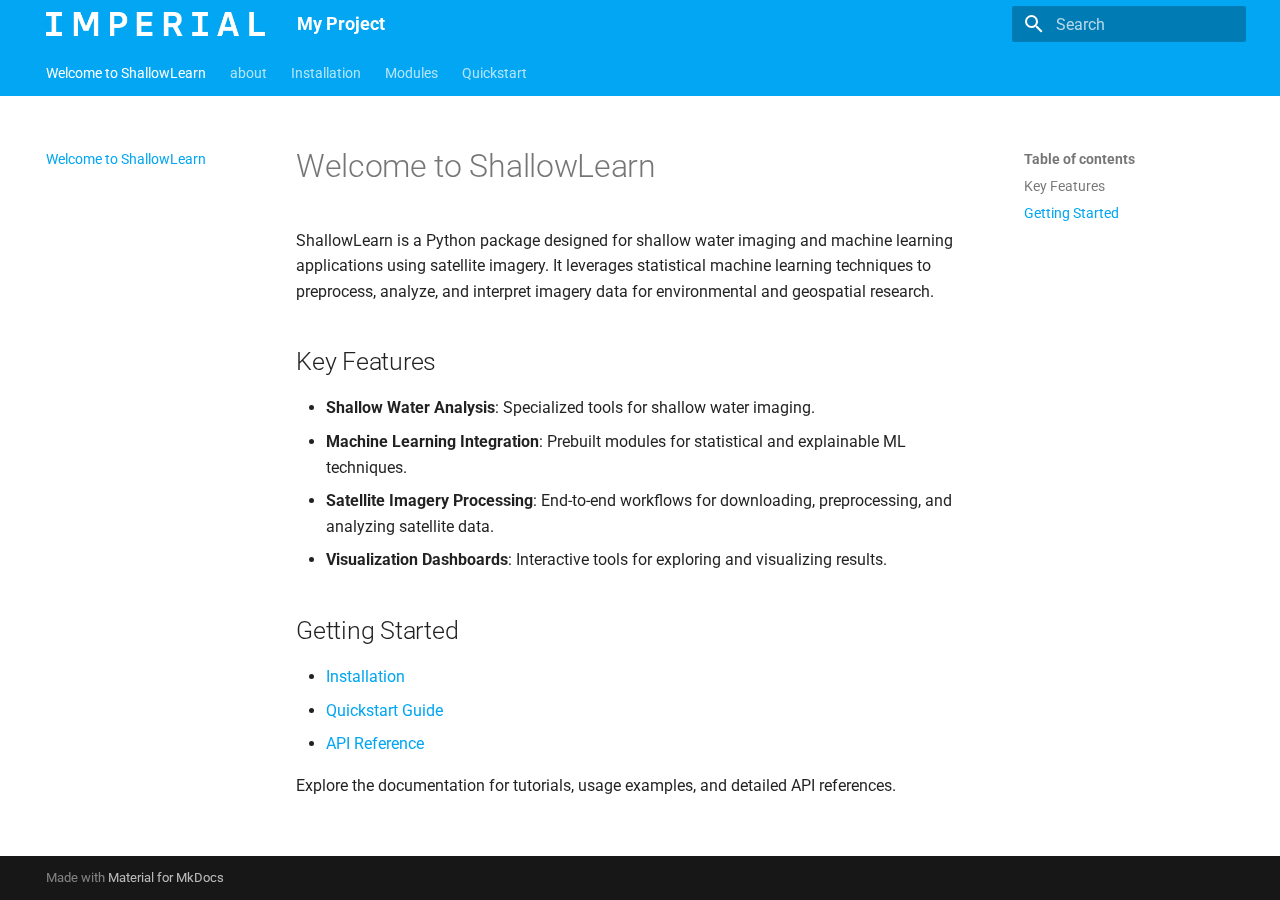
<file: index.html>
<!doctype html>
<html lang="en" class="no-js">
  <head>
    
      <meta charset="utf-8">
      <meta name="viewport" content="width=device-width,initial-scale=1">
      
      
      
        <link rel="canonical" href="https://imperialcollegelondon.github.io/myproject/">
      
      
      
        <link rel="next" href="about/">
      
      
      <link rel="icon" href="assets/favicon.png">
      <meta name="generator" content="mkdocs-1.6.1, mkdocs-material-9.5.45">
    
    
      
        <title>My Project</title>
      
    
    
      <link rel="stylesheet" href="assets/stylesheets/main.0253249f.min.css">
      
        
        <link rel="stylesheet" href="assets/stylesheets/palette.06af60db.min.css">
      
      


    
    
      
    
    
      
        
        
        <link rel="preconnect" href="https://fonts.gstatic.com" crossorigin>
        <link rel="stylesheet" href="https://fonts.googleapis.com/css?family=Roboto:300,300i,400,400i,700,700i%7CRoboto+Mono:400,400i,700,700i&display=fallback">
        <style>:root{--md-text-font:"Roboto";--md-code-font:"Roboto Mono"}</style>
      
    
    
      <link rel="stylesheet" href="stylesheets/extra.css">
    
    <script>__md_scope=new URL(".",location),__md_hash=e=>[...e].reduce(((e,_)=>(e<<5)-e+_.charCodeAt(0)),0),__md_get=(e,_=localStorage,t=__md_scope)=>JSON.parse(_.getItem(t.pathname+"."+e)),__md_set=(e,_,t=localStorage,a=__md_scope)=>{try{t.setItem(a.pathname+"."+e,JSON.stringify(_))}catch(e){}}</script>
    
      

    
    
    
  </head>
  
  
    
    
    
    
    
    <body dir="ltr" data-md-color-scheme="default" data-md-color-primary="light-blue" data-md-color-accent="custom">
  
    
    <input class="md-toggle" data-md-toggle="drawer" type="checkbox" id="__drawer" autocomplete="off">
    <input class="md-toggle" data-md-toggle="search" type="checkbox" id="__search" autocomplete="off">
    <label class="md-overlay" for="__drawer"></label>
    <div data-md-component="skip">
      
        
        <a href="#welcome-to-shallowlearn" class="md-skip">
          Skip to content
        </a>
      
    </div>
    <div data-md-component="announce">
      
    </div>
    
    
      

<header class="md-header" data-md-component="header">
  <nav class="md-header__inner md-grid" aria-label="Header">
    <a href="." title="My Project" class="md-header__button md-logo" aria-label="My Project" data-md-component="logo">
      
  <img src="assets/logo.png" alt="logo">

    </a>
    <label class="md-header__button md-icon" for="__drawer">
      
      <svg xmlns="http://www.w3.org/2000/svg" viewBox="0 0 24 24"><path d="M3 6h18v2H3zm0 5h18v2H3zm0 5h18v2H3z"/></svg>
    </label>
    <div class="md-header__title" data-md-component="header-title">
      <div class="md-header__ellipsis">
        <div class="md-header__topic">
          <span class="md-ellipsis">
            My Project
          </span>
        </div>
        <div class="md-header__topic" data-md-component="header-topic">
          <span class="md-ellipsis">
            
              Welcome to ShallowLearn
            
          </span>
        </div>
      </div>
    </div>
    
      
    
    
    
    
      <label class="md-header__button md-icon" for="__search">
        
        <svg xmlns="http://www.w3.org/2000/svg" viewBox="0 0 24 24"><path d="M9.5 3A6.5 6.5 0 0 1 16 9.5c0 1.61-.59 3.09-1.56 4.23l.27.27h.79l5 5-1.5 1.5-5-5v-.79l-.27-.27A6.52 6.52 0 0 1 9.5 16 6.5 6.5 0 0 1 3 9.5 6.5 6.5 0 0 1 9.5 3m0 2C7 5 5 7 5 9.5S7 14 9.5 14 14 12 14 9.5 12 5 9.5 5"/></svg>
      </label>
      <div class="md-search" data-md-component="search" role="dialog">
  <label class="md-search__overlay" for="__search"></label>
  <div class="md-search__inner" role="search">
    <form class="md-search__form" name="search">
      <input type="text" class="md-search__input" name="query" aria-label="Search" placeholder="Search" autocapitalize="off" autocorrect="off" autocomplete="off" spellcheck="false" data-md-component="search-query" required>
      <label class="md-search__icon md-icon" for="__search">
        
        <svg xmlns="http://www.w3.org/2000/svg" viewBox="0 0 24 24"><path d="M9.5 3A6.5 6.5 0 0 1 16 9.5c0 1.61-.59 3.09-1.56 4.23l.27.27h.79l5 5-1.5 1.5-5-5v-.79l-.27-.27A6.52 6.52 0 0 1 9.5 16 6.5 6.5 0 0 1 3 9.5 6.5 6.5 0 0 1 9.5 3m0 2C7 5 5 7 5 9.5S7 14 9.5 14 14 12 14 9.5 12 5 9.5 5"/></svg>
        
        <svg xmlns="http://www.w3.org/2000/svg" viewBox="0 0 24 24"><path d="M20 11v2H8l5.5 5.5-1.42 1.42L4.16 12l7.92-7.92L13.5 5.5 8 11z"/></svg>
      </label>
      <nav class="md-search__options" aria-label="Search">
        
        <button type="reset" class="md-search__icon md-icon" title="Clear" aria-label="Clear" tabindex="-1">
          
          <svg xmlns="http://www.w3.org/2000/svg" viewBox="0 0 24 24"><path d="M19 6.41 17.59 5 12 10.59 6.41 5 5 6.41 10.59 12 5 17.59 6.41 19 12 13.41 17.59 19 19 17.59 13.41 12z"/></svg>
        </button>
      </nav>
      
    </form>
    <div class="md-search__output">
      <div class="md-search__scrollwrap" tabindex="0" data-md-scrollfix>
        <div class="md-search-result" data-md-component="search-result">
          <div class="md-search-result__meta">
            Initializing search
          </div>
          <ol class="md-search-result__list" role="presentation"></ol>
        </div>
      </div>
    </div>
  </div>
</div>
    
    
  </nav>
  
</header>
    
    <div class="md-container" data-md-component="container">
      
      
        
          
            
<nav class="md-tabs" aria-label="Tabs" data-md-component="tabs">
  <div class="md-grid">
    <ul class="md-tabs__list">
      
        
  
  
    
  
  
    <li class="md-tabs__item md-tabs__item--active">
      <a href="." class="md-tabs__link">
        
  
    
  
  Welcome to ShallowLearn

      </a>
    </li>
  

      
        
  
  
  
    <li class="md-tabs__item">
      <a href="about/" class="md-tabs__link">
        
  
    
  
  about

      </a>
    </li>
  

      
        
  
  
  
    <li class="md-tabs__item">
      <a href="installation/" class="md-tabs__link">
        
  
    
  
  Installation

      </a>
    </li>
  

      
        
  
  
  
    <li class="md-tabs__item">
      <a href="modules/" class="md-tabs__link">
        
  
    
  
  Modules

      </a>
    </li>
  

      
        
  
  
  
    <li class="md-tabs__item">
      <a href="quickstart/" class="md-tabs__link">
        
  
    
  
  Quickstart

      </a>
    </li>
  

      
    </ul>
  </div>
</nav>
          
        
      
      <main class="md-main" data-md-component="main">
        <div class="md-main__inner md-grid">
          
            
              
              <div class="md-sidebar md-sidebar--primary" data-md-component="sidebar" data-md-type="navigation" >
                <div class="md-sidebar__scrollwrap">
                  <div class="md-sidebar__inner">
                    


  


<nav class="md-nav md-nav--primary md-nav--lifted" aria-label="Navigation" data-md-level="0">
  <label class="md-nav__title" for="__drawer">
    <a href="." title="My Project" class="md-nav__button md-logo" aria-label="My Project" data-md-component="logo">
      
  <img src="assets/logo.png" alt="logo">

    </a>
    My Project
  </label>
  
  <ul class="md-nav__list" data-md-scrollfix>
    
      
      
  
  
    
  
  
  
    <li class="md-nav__item md-nav__item--active">
      
      <input class="md-nav__toggle md-toggle" type="checkbox" id="__toc">
      
      
        
      
      
        <label class="md-nav__link md-nav__link--active" for="__toc">
          
  
  <span class="md-ellipsis">
    Welcome to ShallowLearn
  </span>
  

          <span class="md-nav__icon md-icon"></span>
        </label>
      
      <a href="." class="md-nav__link md-nav__link--active">
        
  
  <span class="md-ellipsis">
    Welcome to ShallowLearn
  </span>
  

      </a>
      
        

<nav class="md-nav md-nav--secondary" aria-label="Table of contents">
  
  
  
    
  
  
    <label class="md-nav__title" for="__toc">
      <span class="md-nav__icon md-icon"></span>
      Table of contents
    </label>
    <ul class="md-nav__list" data-md-component="toc" data-md-scrollfix>
      
        <li class="md-nav__item">
  <a href="#key-features" class="md-nav__link">
    <span class="md-ellipsis">
      Key Features
    </span>
  </a>
  
</li>
      
        <li class="md-nav__item">
  <a href="#getting-started" class="md-nav__link">
    <span class="md-ellipsis">
      Getting Started
    </span>
  </a>
  
</li>
      
    </ul>
  
</nav>
      
    </li>
  

    
      
      
  
  
  
  
    <li class="md-nav__item">
      <a href="about/" class="md-nav__link">
        
  
  <span class="md-ellipsis">
    about
  </span>
  

      </a>
    </li>
  

    
      
      
  
  
  
  
    <li class="md-nav__item">
      <a href="installation/" class="md-nav__link">
        
  
  <span class="md-ellipsis">
    Installation
  </span>
  

      </a>
    </li>
  

    
      
      
  
  
  
  
    <li class="md-nav__item">
      <a href="modules/" class="md-nav__link">
        
  
  <span class="md-ellipsis">
    Modules
  </span>
  

      </a>
    </li>
  

    
      
      
  
  
  
  
    <li class="md-nav__item">
      <a href="quickstart/" class="md-nav__link">
        
  
  <span class="md-ellipsis">
    Quickstart
  </span>
  

      </a>
    </li>
  

    
  </ul>
</nav>
                  </div>
                </div>
              </div>
            
            
              
              <div class="md-sidebar md-sidebar--secondary" data-md-component="sidebar" data-md-type="toc" >
                <div class="md-sidebar__scrollwrap">
                  <div class="md-sidebar__inner">
                    

<nav class="md-nav md-nav--secondary" aria-label="Table of contents">
  
  
  
    
  
  
    <label class="md-nav__title" for="__toc">
      <span class="md-nav__icon md-icon"></span>
      Table of contents
    </label>
    <ul class="md-nav__list" data-md-component="toc" data-md-scrollfix>
      
        <li class="md-nav__item">
  <a href="#key-features" class="md-nav__link">
    <span class="md-ellipsis">
      Key Features
    </span>
  </a>
  
</li>
      
        <li class="md-nav__item">
  <a href="#getting-started" class="md-nav__link">
    <span class="md-ellipsis">
      Getting Started
    </span>
  </a>
  
</li>
      
    </ul>
  
</nav>
                  </div>
                </div>
              </div>
            
          
          
            <div class="md-content" data-md-component="content">
              <article class="md-content__inner md-typeset">
                
                  


<h1 id="welcome-to-shallowlearn">Welcome to ShallowLearn</h1>
<p>ShallowLearn is a Python package designed for shallow water imaging and machine learning applications using satellite imagery. It leverages statistical machine learning techniques to preprocess, analyze, and interpret imagery data for environmental and geospatial research.</p>
<h2 id="key-features">Key Features</h2>
<ul>
<li><strong>Shallow Water Analysis</strong>: Specialized tools for shallow water imaging.</li>
<li><strong>Machine Learning Integration</strong>: Prebuilt modules for statistical and explainable ML techniques.</li>
<li><strong>Satellite Imagery Processing</strong>: End-to-end workflows for downloading, preprocessing, and analyzing satellite data.</li>
<li><strong>Visualization Dashboards</strong>: Interactive tools for exploring and visualizing results.</li>
</ul>
<h2 id="getting-started">Getting Started</h2>
<ul>
<li><a href="installation/">Installation</a></li>
<li><a href="quickstart/">Quickstart Guide</a></li>
<li><a href="modules/">API Reference</a></li>
</ul>
<p>Explore the documentation for tutorials, usage examples, and detailed API references.</p>












                
              </article>
            </div>
          
          
<script>var target=document.getElementById(location.hash.slice(1));target&&target.name&&(target.checked=target.name.startsWith("__tabbed_"))</script>
        </div>
        
      </main>
      
        <footer class="md-footer">
  
  <div class="md-footer-meta md-typeset">
    <div class="md-footer-meta__inner md-grid">
      <div class="md-copyright">
  
  
    Made with
    <a href="https://squidfunk.github.io/mkdocs-material/" target="_blank" rel="noopener">
      Material for MkDocs
    </a>
  
</div>
      
    </div>
  </div>
</footer>
      
    </div>
    <div class="md-dialog" data-md-component="dialog">
      <div class="md-dialog__inner md-typeset"></div>
    </div>
    
    
    <script id="__config" type="application/json">{"base": ".", "features": ["navigation.instant", "navigation.tracking", "navigation.tabs", "navigation.indexes", "content.code.annotate", "content.code.copy", "content.tooltips"], "search": "assets/javascripts/workers/search.6ce7567c.min.js", "translations": {"clipboard.copied": "Copied to clipboard", "clipboard.copy": "Copy to clipboard", "search.result.more.one": "1 more on this page", "search.result.more.other": "# more on this page", "search.result.none": "No matching documents", "search.result.one": "1 matching document", "search.result.other": "# matching documents", "search.result.placeholder": "Type to start searching", "search.result.term.missing": "Missing", "select.version": "Select version"}}</script>
    
    
      <script src="assets/javascripts/bundle.83f73b43.min.js"></script>
      
    
  </body>
</html>
</file>
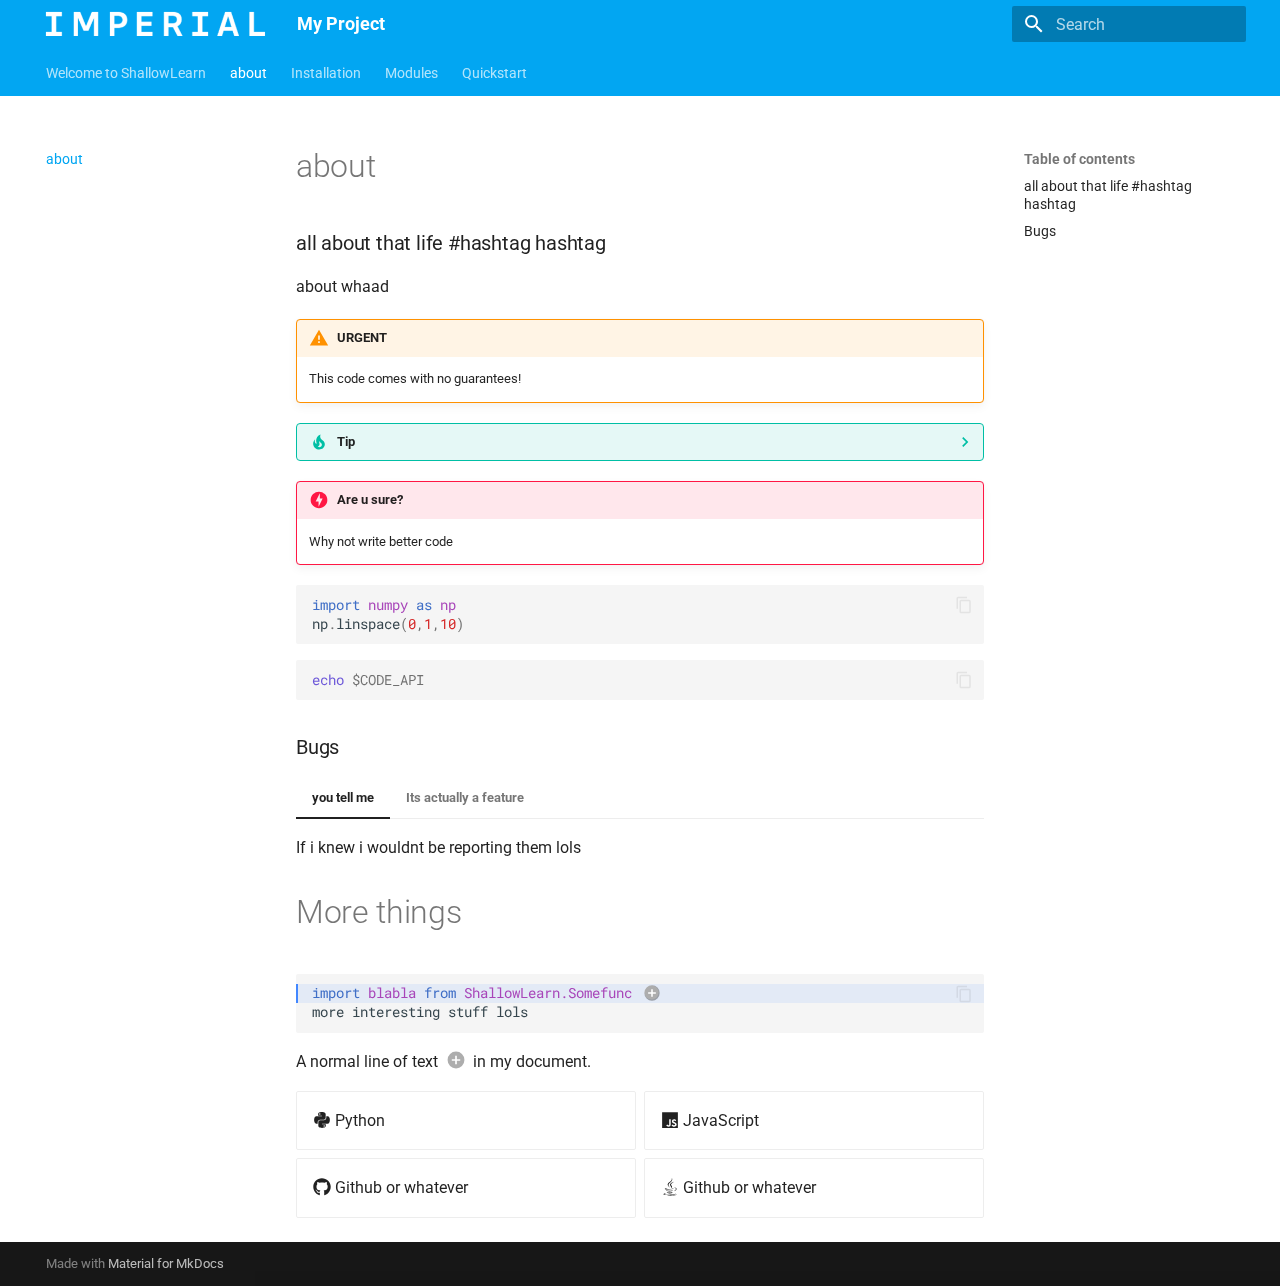
<file: about/index.html>
<!doctype html>
<html lang="en" class="no-js">
  <head>
    
      <meta charset="utf-8">
      <meta name="viewport" content="width=device-width,initial-scale=1">
      
      
      
        <link rel="canonical" href="https://imperialcollegelondon.github.io/myproject/about/">
      
      
        <link rel="prev" href="..">
      
      
        <link rel="next" href="../installation/">
      
      
      <link rel="icon" href="../assets/favicon.png">
      <meta name="generator" content="mkdocs-1.6.1, mkdocs-material-9.5.45">
    
    
      
        <title>about - My Project</title>
      
    
    
      <link rel="stylesheet" href="../assets/stylesheets/main.0253249f.min.css">
      
        
        <link rel="stylesheet" href="../assets/stylesheets/palette.06af60db.min.css">
      
      


    
    
      
    
    
      
        
        
        <link rel="preconnect" href="https://fonts.gstatic.com" crossorigin>
        <link rel="stylesheet" href="https://fonts.googleapis.com/css?family=Roboto:300,300i,400,400i,700,700i%7CRoboto+Mono:400,400i,700,700i&display=fallback">
        <style>:root{--md-text-font:"Roboto";--md-code-font:"Roboto Mono"}</style>
      
    
    
      <link rel="stylesheet" href="../stylesheets/extra.css">
    
    <script>__md_scope=new URL("..",location),__md_hash=e=>[...e].reduce(((e,_)=>(e<<5)-e+_.charCodeAt(0)),0),__md_get=(e,_=localStorage,t=__md_scope)=>JSON.parse(_.getItem(t.pathname+"."+e)),__md_set=(e,_,t=localStorage,a=__md_scope)=>{try{t.setItem(a.pathname+"."+e,JSON.stringify(_))}catch(e){}}</script>
    
      

    
    
    
  </head>
  
  
    
    
    
    
    
    <body dir="ltr" data-md-color-scheme="default" data-md-color-primary="light-blue" data-md-color-accent="custom">
  
    
    <input class="md-toggle" data-md-toggle="drawer" type="checkbox" id="__drawer" autocomplete="off">
    <input class="md-toggle" data-md-toggle="search" type="checkbox" id="__search" autocomplete="off">
    <label class="md-overlay" for="__drawer"></label>
    <div data-md-component="skip">
      
        
        <a href="#about" class="md-skip">
          Skip to content
        </a>
      
    </div>
    <div data-md-component="announce">
      
    </div>
    
    
      

<header class="md-header" data-md-component="header">
  <nav class="md-header__inner md-grid" aria-label="Header">
    <a href=".." title="My Project" class="md-header__button md-logo" aria-label="My Project" data-md-component="logo">
      
  <img src="../assets/logo.png" alt="logo">

    </a>
    <label class="md-header__button md-icon" for="__drawer">
      
      <svg xmlns="http://www.w3.org/2000/svg" viewBox="0 0 24 24"><path d="M3 6h18v2H3zm0 5h18v2H3zm0 5h18v2H3z"/></svg>
    </label>
    <div class="md-header__title" data-md-component="header-title">
      <div class="md-header__ellipsis">
        <div class="md-header__topic">
          <span class="md-ellipsis">
            My Project
          </span>
        </div>
        <div class="md-header__topic" data-md-component="header-topic">
          <span class="md-ellipsis">
            
              about
            
          </span>
        </div>
      </div>
    </div>
    
      
    
    
    
    
      <label class="md-header__button md-icon" for="__search">
        
        <svg xmlns="http://www.w3.org/2000/svg" viewBox="0 0 24 24"><path d="M9.5 3A6.5 6.5 0 0 1 16 9.5c0 1.61-.59 3.09-1.56 4.23l.27.27h.79l5 5-1.5 1.5-5-5v-.79l-.27-.27A6.52 6.52 0 0 1 9.5 16 6.5 6.5 0 0 1 3 9.5 6.5 6.5 0 0 1 9.5 3m0 2C7 5 5 7 5 9.5S7 14 9.5 14 14 12 14 9.5 12 5 9.5 5"/></svg>
      </label>
      <div class="md-search" data-md-component="search" role="dialog">
  <label class="md-search__overlay" for="__search"></label>
  <div class="md-search__inner" role="search">
    <form class="md-search__form" name="search">
      <input type="text" class="md-search__input" name="query" aria-label="Search" placeholder="Search" autocapitalize="off" autocorrect="off" autocomplete="off" spellcheck="false" data-md-component="search-query" required>
      <label class="md-search__icon md-icon" for="__search">
        
        <svg xmlns="http://www.w3.org/2000/svg" viewBox="0 0 24 24"><path d="M9.5 3A6.5 6.5 0 0 1 16 9.5c0 1.61-.59 3.09-1.56 4.23l.27.27h.79l5 5-1.5 1.5-5-5v-.79l-.27-.27A6.52 6.52 0 0 1 9.5 16 6.5 6.5 0 0 1 3 9.5 6.5 6.5 0 0 1 9.5 3m0 2C7 5 5 7 5 9.5S7 14 9.5 14 14 12 14 9.5 12 5 9.5 5"/></svg>
        
        <svg xmlns="http://www.w3.org/2000/svg" viewBox="0 0 24 24"><path d="M20 11v2H8l5.5 5.5-1.42 1.42L4.16 12l7.92-7.92L13.5 5.5 8 11z"/></svg>
      </label>
      <nav class="md-search__options" aria-label="Search">
        
        <button type="reset" class="md-search__icon md-icon" title="Clear" aria-label="Clear" tabindex="-1">
          
          <svg xmlns="http://www.w3.org/2000/svg" viewBox="0 0 24 24"><path d="M19 6.41 17.59 5 12 10.59 6.41 5 5 6.41 10.59 12 5 17.59 6.41 19 12 13.41 17.59 19 19 17.59 13.41 12z"/></svg>
        </button>
      </nav>
      
    </form>
    <div class="md-search__output">
      <div class="md-search__scrollwrap" tabindex="0" data-md-scrollfix>
        <div class="md-search-result" data-md-component="search-result">
          <div class="md-search-result__meta">
            Initializing search
          </div>
          <ol class="md-search-result__list" role="presentation"></ol>
        </div>
      </div>
    </div>
  </div>
</div>
    
    
  </nav>
  
</header>
    
    <div class="md-container" data-md-component="container">
      
      
        
          
            
<nav class="md-tabs" aria-label="Tabs" data-md-component="tabs">
  <div class="md-grid">
    <ul class="md-tabs__list">
      
        
  
  
  
    <li class="md-tabs__item">
      <a href=".." class="md-tabs__link">
        
  
    
  
  Welcome to ShallowLearn

      </a>
    </li>
  

      
        
  
  
    
  
  
    <li class="md-tabs__item md-tabs__item--active">
      <a href="./" class="md-tabs__link">
        
  
    
  
  about

      </a>
    </li>
  

      
        
  
  
  
    <li class="md-tabs__item">
      <a href="../installation/" class="md-tabs__link">
        
  
    
  
  Installation

      </a>
    </li>
  

      
        
  
  
  
    <li class="md-tabs__item">
      <a href="../modules/" class="md-tabs__link">
        
  
    
  
  Modules

      </a>
    </li>
  

      
        
  
  
  
    <li class="md-tabs__item">
      <a href="../quickstart/" class="md-tabs__link">
        
  
    
  
  Quickstart

      </a>
    </li>
  

      
    </ul>
  </div>
</nav>
          
        
      
      <main class="md-main" data-md-component="main">
        <div class="md-main__inner md-grid">
          
            
              
              <div class="md-sidebar md-sidebar--primary" data-md-component="sidebar" data-md-type="navigation" >
                <div class="md-sidebar__scrollwrap">
                  <div class="md-sidebar__inner">
                    


  


<nav class="md-nav md-nav--primary md-nav--lifted" aria-label="Navigation" data-md-level="0">
  <label class="md-nav__title" for="__drawer">
    <a href=".." title="My Project" class="md-nav__button md-logo" aria-label="My Project" data-md-component="logo">
      
  <img src="../assets/logo.png" alt="logo">

    </a>
    My Project
  </label>
  
  <ul class="md-nav__list" data-md-scrollfix>
    
      
      
  
  
  
  
    <li class="md-nav__item">
      <a href=".." class="md-nav__link">
        
  
  <span class="md-ellipsis">
    Welcome to ShallowLearn
  </span>
  

      </a>
    </li>
  

    
      
      
  
  
    
  
  
  
    <li class="md-nav__item md-nav__item--active">
      
      <input class="md-nav__toggle md-toggle" type="checkbox" id="__toc">
      
      
        
      
      
        <label class="md-nav__link md-nav__link--active" for="__toc">
          
  
  <span class="md-ellipsis">
    about
  </span>
  

          <span class="md-nav__icon md-icon"></span>
        </label>
      
      <a href="./" class="md-nav__link md-nav__link--active">
        
  
  <span class="md-ellipsis">
    about
  </span>
  

      </a>
      
        

<nav class="md-nav md-nav--secondary" aria-label="Table of contents">
  
  
  
    
  
  
    <label class="md-nav__title" for="__toc">
      <span class="md-nav__icon md-icon"></span>
      Table of contents
    </label>
    <ul class="md-nav__list" data-md-component="toc" data-md-scrollfix>
      
        <li class="md-nav__item">
  <a href="#all-about-that-life-hashtag-hashtag" class="md-nav__link">
    <span class="md-ellipsis">
      all about that life #hashtag hashtag
    </span>
  </a>
  
</li>
      
        <li class="md-nav__item">
  <a href="#bugs" class="md-nav__link">
    <span class="md-ellipsis">
      Bugs
    </span>
  </a>
  
</li>
      
    </ul>
  
</nav>
      
    </li>
  

    
      
      
  
  
  
  
    <li class="md-nav__item">
      <a href="../installation/" class="md-nav__link">
        
  
  <span class="md-ellipsis">
    Installation
  </span>
  

      </a>
    </li>
  

    
      
      
  
  
  
  
    <li class="md-nav__item">
      <a href="../modules/" class="md-nav__link">
        
  
  <span class="md-ellipsis">
    Modules
  </span>
  

      </a>
    </li>
  

    
      
      
  
  
  
  
    <li class="md-nav__item">
      <a href="../quickstart/" class="md-nav__link">
        
  
  <span class="md-ellipsis">
    Quickstart
  </span>
  

      </a>
    </li>
  

    
  </ul>
</nav>
                  </div>
                </div>
              </div>
            
            
              
              <div class="md-sidebar md-sidebar--secondary" data-md-component="sidebar" data-md-type="toc" >
                <div class="md-sidebar__scrollwrap">
                  <div class="md-sidebar__inner">
                    

<nav class="md-nav md-nav--secondary" aria-label="Table of contents">
  
  
  
    
  
  
    <label class="md-nav__title" for="__toc">
      <span class="md-nav__icon md-icon"></span>
      Table of contents
    </label>
    <ul class="md-nav__list" data-md-component="toc" data-md-scrollfix>
      
        <li class="md-nav__item">
  <a href="#all-about-that-life-hashtag-hashtag" class="md-nav__link">
    <span class="md-ellipsis">
      all about that life #hashtag hashtag
    </span>
  </a>
  
</li>
      
        <li class="md-nav__item">
  <a href="#bugs" class="md-nav__link">
    <span class="md-ellipsis">
      Bugs
    </span>
  </a>
  
</li>
      
    </ul>
  
</nav>
                  </div>
                </div>
              </div>
            
          
          
            <div class="md-content" data-md-component="content">
              <article class="md-content__inner md-typeset">
                
                  


<h1 id="about">about</h1>
<h3 id="all-about-that-life-hashtag-hashtag">all about that life #hashtag hashtag</h3>
<p>about whaad</p>
<div class="admonition warning">
<p class="admonition-title">URGENT</p>
<p>This code comes with no guarantees!</p>
</div>
<details class="tip">
<summary>Tip</summary>
<p>Secret secret</p>
</details>
<div class="admonition danger">
<p class="admonition-title">Are u sure?</p>
<p>Why not write better code</p>
</div>
<div class="highlight"><pre><span></span><code><a id="__codelineno-0-1" name="__codelineno-0-1" href="#__codelineno-0-1"></a><span class="kn">import</span> <span class="nn">numpy</span> <span class="k">as</span> <span class="nn">np</span>
<a id="__codelineno-0-2" name="__codelineno-0-2" href="#__codelineno-0-2"></a><span class="n">np</span><span class="o">.</span><span class="n">linspace</span><span class="p">(</span><span class="mi">0</span><span class="p">,</span><span class="mi">1</span><span class="p">,</span><span class="mi">10</span><span class="p">)</span>
</code></pre></div>
<div class="highlight"><pre><span></span><code><a id="__codelineno-1-1" name="__codelineno-1-1" href="#__codelineno-1-1"></a><span class="nb">echo</span><span class="w"> </span><span class="nv">$CODE_API</span>
</code></pre></div>
<h3 id="bugs">Bugs</h3>
<!-- Bugs bro so many bugs -->
<div class="tabbed-set tabbed-alternate" data-tabs="1:2"><input checked="checked" id="__tabbed_1_1" name="__tabbed_1" type="radio" /><input id="__tabbed_1_2" name="__tabbed_1" type="radio" /><div class="tabbed-labels"><label for="__tabbed_1_1">you tell me </label><label for="__tabbed_1_2">Its actually a feature</label></div>
<div class="tabbed-content">
<div class="tabbed-block">
<p>If i knew i wouldnt be reporting them lols</p>
</div>
<div class="tabbed-block">
<p>Seriously there are no bugs here</p>
</div>
</div>
</div>
<h1 id="more-things">More things</h1>
<div class="highlight"><pre><span></span><code><a id="__codelineno-2-1" name="__codelineno-2-1" href="#__codelineno-2-1"></a><span class="hll"><span class="kn">import</span> <span class="nn">blabla</span> <span class="kn">from</span> <span class="nn">ShallowLearn.Somefunc</span> <span class="c1"># (1)!</span>
</span><a id="__codelineno-2-2" name="__codelineno-2-2" href="#__codelineno-2-2"></a><span class="n">more</span> <span class="n">interesting</span> <span class="n">stuff</span> <span class="n">lols</span>
</code></pre></div>
<ol>
<li>Convention as per </li>
</ol>
<p class="annotate">A normal line of text (1) in my document.</p>
<ol>
<li>Totally normal annotation</li>
</ol>
<!-- Bugs bro so many bugs -->
<div class="grid cards">
<ul>
<li><span class="twemoji"><svg xmlns="http://www.w3.org/2000/svg" viewBox="0 0 448 512"><!--! Font Awesome Free 6.6.0 by @fontawesome - https://fontawesome.com License - https://fontawesome.com/license/free (Icons: CC BY 4.0, Fonts: SIL OFL 1.1, Code: MIT License) Copyright 2024 Fonticons, Inc.--><path d="M439.8 200.5c-7.7-30.9-22.3-54.2-53.4-54.2h-40.1v47.4c0 36.8-31.2 67.8-66.8 67.8H172.7c-29.2 0-53.4 25-53.4 54.3v101.8c0 29 25.2 46 53.4 54.3 33.8 9.9 66.3 11.7 106.8 0 26.9-7.8 53.4-23.5 53.4-54.3v-40.7H226.2v-13.6h160.2c31.1 0 42.6-21.7 53.4-54.2 11.2-33.5 10.7-65.7 0-108.6M286.2 404c11.1 0 20.1 9.1 20.1 20.3 0 11.3-9 20.4-20.1 20.4-11 0-20.1-9.2-20.1-20.4.1-11.3 9.1-20.3 20.1-20.3M167.8 248.1h106.8c29.7 0 53.4-24.5 53.4-54.3V91.9c0-29-24.4-50.7-53.4-55.6-35.8-5.9-74.7-5.6-106.8.1-45.2 8-53.4 24.7-53.4 55.6v40.7h106.9v13.6h-147c-31.1 0-58.3 18.7-66.8 54.2-9.8 40.7-10.2 66.1 0 108.6 7.6 31.6 25.7 54.2 56.8 54.2H101v-48.8c0-35.3 30.5-66.4 66.8-66.4m-6.7-142.6c-11.1 0-20.1-9.1-20.1-20.3.1-11.3 9-20.4 20.1-20.4 11 0 20.1 9.2 20.1 20.4s-9 20.3-20.1 20.3"/></svg></span> Python</li>
<li><span class="twemoji"><svg xmlns="http://www.w3.org/2000/svg" viewBox="0 0 448 512"><!--! Font Awesome Free 6.6.0 by @fontawesome - https://fontawesome.com License - https://fontawesome.com/license/free (Icons: CC BY 4.0, Fonts: SIL OFL 1.1, Code: MIT License) Copyright 2024 Fonticons, Inc.--><path d="M0 32v448h448V32zm243.8 349.4c0 43.6-25.6 63.5-62.9 63.5-33.7 0-53.2-17.4-63.2-38.5l34.3-20.7c6.6 11.7 12.6 21.6 27.1 21.6 13.8 0 22.6-5.4 22.6-26.5V237.7h42.1zm99.6 63.5c-39.1 0-64.4-18.6-76.7-43l34.3-19.8c9 14.7 20.8 25.6 41.5 25.6 17.4 0 28.6-8.7 28.6-20.8 0-14.4-11.4-19.5-30.7-28l-10.5-4.5c-30.4-12.9-50.5-29.2-50.5-63.5 0-31.6 24.1-55.6 61.6-55.6 26.8 0 46 9.3 59.8 33.7L368 290c-7.2-12.9-15-18-27.1-18-12.3 0-20.1 7.8-20.1 18 0 12.6 7.8 17.7 25.9 25.6l10.5 4.5c35.8 15.3 55.9 31 55.9 66.2 0 37.8-29.8 58.6-69.7 58.6"/></svg></span> JavaScript</li>
<li><span class="twemoji"><svg xmlns="http://www.w3.org/2000/svg" viewBox="0 0 496 512"><!--! Font Awesome Free 6.6.0 by @fontawesome - https://fontawesome.com License - https://fontawesome.com/license/free (Icons: CC BY 4.0, Fonts: SIL OFL 1.1, Code: MIT License) Copyright 2024 Fonticons, Inc.--><path d="M165.9 397.4c0 2-2.3 3.6-5.2 3.6-3.3.3-5.6-1.3-5.6-3.6 0-2 2.3-3.6 5.2-3.6 3-.3 5.6 1.3 5.6 3.6m-31.1-4.5c-.7 2 1.3 4.3 4.3 4.9 2.6 1 5.6 0 6.2-2s-1.3-4.3-4.3-5.2c-2.6-.7-5.5.3-6.2 2.3m44.2-1.7c-2.9.7-4.9 2.6-4.6 4.9.3 2 2.9 3.3 5.9 2.6 2.9-.7 4.9-2.6 4.6-4.6-.3-1.9-3-3.2-5.9-2.9M244.8 8C106.1 8 0 113.3 0 252c0 110.9 69.8 205.8 169.5 239.2 12.8 2.3 17.3-5.6 17.3-12.1 0-6.2-.3-40.4-.3-61.4 0 0-70 15-84.7-29.8 0 0-11.4-29.1-27.8-36.6 0 0-22.9-15.7 1.6-15.4 0 0 24.9 2 38.6 25.8 21.9 38.6 58.6 27.5 72.9 20.9 2.3-16 8.8-27.1 16-33.7-55.9-6.2-112.3-14.3-112.3-110.5 0-27.5 7.6-41.3 23.6-58.9-2.6-6.5-11.1-33.3 2.6-67.9 20.9-6.5 69 27 69 27 20-5.6 41.5-8.5 62.8-8.5s42.8 2.9 62.8 8.5c0 0 48.1-33.6 69-27 13.7 34.7 5.2 61.4 2.6 67.9 16 17.7 25.8 31.5 25.8 58.9 0 96.5-58.9 104.2-114.8 110.5 9.2 7.9 17 22.9 17 46.4 0 33.7-.3 75.4-.3 83.6 0 6.5 4.6 14.4 17.3 12.1C428.2 457.8 496 362.9 496 252 496 113.3 383.5 8 244.8 8M97.2 352.9c-1.3 1-1 3.3.7 5.2 1.6 1.6 3.9 2.3 5.2 1 1.3-1 1-3.3-.7-5.2-1.6-1.6-3.9-2.3-5.2-1m-10.8-8.1c-.7 1.3.3 2.9 2.3 3.9 1.6 1 3.6.7 4.3-.7.7-1.3-.3-2.9-2.3-3.9-2-.6-3.6-.3-4.3.7m32.4 35.6c-1.6 1.3-1 4.3 1.3 6.2 2.3 2.3 5.2 2.6 6.5 1 1.3-1.3.7-4.3-1.3-6.2-2.2-2.3-5.2-2.6-6.5-1m-11.4-14.7c-1.6 1-1.6 3.6 0 5.9s4.3 3.3 5.6 2.3c1.6-1.3 1.6-3.9 0-6.2-1.4-2.3-4-3.3-5.6-2"/></svg></span> Github or whatever</li>
<li><span class="twemoji"><svg xmlns="http://www.w3.org/2000/svg" viewBox="0 0 384 512"><!--! Font Awesome Free 6.6.0 by @fontawesome - https://fontawesome.com License - https://fontawesome.com/license/free (Icons: CC BY 4.0, Fonts: SIL OFL 1.1, Code: MIT License) Copyright 2024 Fonticons, Inc.--><path d="M277.74 312.9c9.8-6.7 23.4-12.5 23.4-12.5s-38.7 7-77.2 10.2c-47.1 3.9-97.7 4.7-123.1 1.3-60.1-8 33-30.1 33-30.1s-36.1-2.4-80.6 19c-52.5 25.4 130 37 224.5 12.1m-85.4-32.1c-19-42.7-83.1-80.2 0-145.8C296 53.2 242.84 0 242.84 0c21.5 84.5-75.6 110.1-110.7 162.6-23.9 35.9 11.7 74.4 60.2 118.2m114.6-176.2c.1 0-175.2 43.8-91.5 140.2 24.7 28.4-6.5 54-6.5 54s62.7-32.4 33.9-72.9c-26.9-37.8-47.5-56.6 64.1-121.3m-6.1 270.5a12.2 12.2 0 0 1-2 2.6c128.3-33.7 81.1-118.9 19.8-97.3a17.33 17.33 0 0 0-8.2 6.3 70.5 70.5 0 0 1 11-3c31-6.5 75.5 41.5-20.6 91.4M348 437.4s14.5 11.9-15.9 21.2c-57.9 17.5-240.8 22.8-291.6.7-18.3-7.9 16-19 26.8-21.3 11.2-2.4 17.7-2 17.7-2-20.3-14.3-131.3 28.1-56.4 40.2C232.84 509.4 401 461.3 348 437.4M124.44 396c-78.7 22 47.9 67.4 148.1 24.5a186 186 0 0 1-28.2-13.8c-44.7 8.5-65.4 9.1-106 4.5-33.5-3.8-13.9-15.2-13.9-15.2m179.8 97.2c-78.7 14.8-175.8 13.1-233.3 3.6 0-.1 11.8 9.7 72.4 13.6 92.2 5.9 233.8-3.3 237.1-46.9 0 0-6.4 16.5-76.2 29.7M260.64 353c-59.2 11.4-93.5 11.1-136.8 6.6-33.5-3.5-11.6-19.7-11.6-19.7-86.8 28.8 48.2 61.4 169.5 25.9a60.4 60.4 0 0 1-21.1-12.8"/></svg></span> Github or whatever</li>
</ul>
</div>












                
              </article>
            </div>
          
          
<script>var target=document.getElementById(location.hash.slice(1));target&&target.name&&(target.checked=target.name.startsWith("__tabbed_"))</script>
        </div>
        
      </main>
      
        <footer class="md-footer">
  
  <div class="md-footer-meta md-typeset">
    <div class="md-footer-meta__inner md-grid">
      <div class="md-copyright">
  
  
    Made with
    <a href="https://squidfunk.github.io/mkdocs-material/" target="_blank" rel="noopener">
      Material for MkDocs
    </a>
  
</div>
      
    </div>
  </div>
</footer>
      
    </div>
    <div class="md-dialog" data-md-component="dialog">
      <div class="md-dialog__inner md-typeset"></div>
    </div>
    
    
    <script id="__config" type="application/json">{"base": "..", "features": ["navigation.instant", "navigation.tracking", "navigation.tabs", "navigation.indexes", "content.code.annotate", "content.code.copy", "content.tooltips"], "search": "../assets/javascripts/workers/search.6ce7567c.min.js", "translations": {"clipboard.copied": "Copied to clipboard", "clipboard.copy": "Copy to clipboard", "search.result.more.one": "1 more on this page", "search.result.more.other": "# more on this page", "search.result.none": "No matching documents", "search.result.one": "1 matching document", "search.result.other": "# matching documents", "search.result.placeholder": "Type to start searching", "search.result.term.missing": "Missing", "select.version": "Select version"}}</script>
    
    
      <script src="../assets/javascripts/bundle.83f73b43.min.js"></script>
      
    
  </body>
</html>
</file>
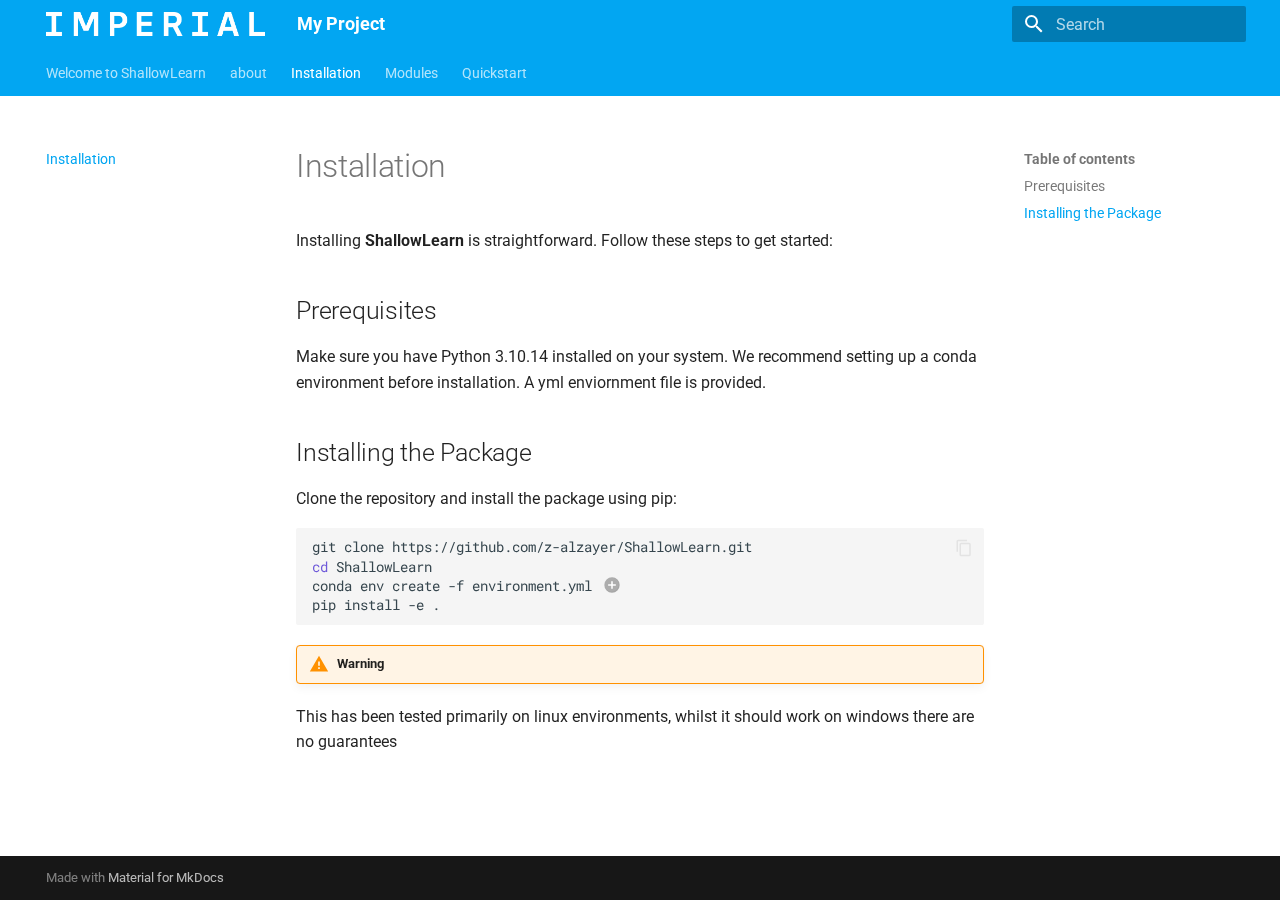
<file: installation/index.html>
<!doctype html>
<html lang="en" class="no-js">
  <head>
    
      <meta charset="utf-8">
      <meta name="viewport" content="width=device-width,initial-scale=1">
      
      
      
        <link rel="canonical" href="https://imperialcollegelondon.github.io/myproject/installation/">
      
      
        <link rel="prev" href="../about/">
      
      
        <link rel="next" href="../modules/">
      
      
      <link rel="icon" href="../assets/favicon.png">
      <meta name="generator" content="mkdocs-1.6.1, mkdocs-material-9.5.45">
    
    
      
        <title>Installation - My Project</title>
      
    
    
      <link rel="stylesheet" href="../assets/stylesheets/main.0253249f.min.css">
      
        
        <link rel="stylesheet" href="../assets/stylesheets/palette.06af60db.min.css">
      
      


    
    
      
    
    
      
        
        
        <link rel="preconnect" href="https://fonts.gstatic.com" crossorigin>
        <link rel="stylesheet" href="https://fonts.googleapis.com/css?family=Roboto:300,300i,400,400i,700,700i%7CRoboto+Mono:400,400i,700,700i&display=fallback">
        <style>:root{--md-text-font:"Roboto";--md-code-font:"Roboto Mono"}</style>
      
    
    
      <link rel="stylesheet" href="../stylesheets/extra.css">
    
    <script>__md_scope=new URL("..",location),__md_hash=e=>[...e].reduce(((e,_)=>(e<<5)-e+_.charCodeAt(0)),0),__md_get=(e,_=localStorage,t=__md_scope)=>JSON.parse(_.getItem(t.pathname+"."+e)),__md_set=(e,_,t=localStorage,a=__md_scope)=>{try{t.setItem(a.pathname+"."+e,JSON.stringify(_))}catch(e){}}</script>
    
      

    
    
    
  </head>
  
  
    
    
    
    
    
    <body dir="ltr" data-md-color-scheme="default" data-md-color-primary="light-blue" data-md-color-accent="custom">
  
    
    <input class="md-toggle" data-md-toggle="drawer" type="checkbox" id="__drawer" autocomplete="off">
    <input class="md-toggle" data-md-toggle="search" type="checkbox" id="__search" autocomplete="off">
    <label class="md-overlay" for="__drawer"></label>
    <div data-md-component="skip">
      
        
        <a href="#installation" class="md-skip">
          Skip to content
        </a>
      
    </div>
    <div data-md-component="announce">
      
    </div>
    
    
      

<header class="md-header" data-md-component="header">
  <nav class="md-header__inner md-grid" aria-label="Header">
    <a href=".." title="My Project" class="md-header__button md-logo" aria-label="My Project" data-md-component="logo">
      
  <img src="../assets/logo.png" alt="logo">

    </a>
    <label class="md-header__button md-icon" for="__drawer">
      
      <svg xmlns="http://www.w3.org/2000/svg" viewBox="0 0 24 24"><path d="M3 6h18v2H3zm0 5h18v2H3zm0 5h18v2H3z"/></svg>
    </label>
    <div class="md-header__title" data-md-component="header-title">
      <div class="md-header__ellipsis">
        <div class="md-header__topic">
          <span class="md-ellipsis">
            My Project
          </span>
        </div>
        <div class="md-header__topic" data-md-component="header-topic">
          <span class="md-ellipsis">
            
              Installation
            
          </span>
        </div>
      </div>
    </div>
    
      
    
    
    
    
      <label class="md-header__button md-icon" for="__search">
        
        <svg xmlns="http://www.w3.org/2000/svg" viewBox="0 0 24 24"><path d="M9.5 3A6.5 6.5 0 0 1 16 9.5c0 1.61-.59 3.09-1.56 4.23l.27.27h.79l5 5-1.5 1.5-5-5v-.79l-.27-.27A6.52 6.52 0 0 1 9.5 16 6.5 6.5 0 0 1 3 9.5 6.5 6.5 0 0 1 9.5 3m0 2C7 5 5 7 5 9.5S7 14 9.5 14 14 12 14 9.5 12 5 9.5 5"/></svg>
      </label>
      <div class="md-search" data-md-component="search" role="dialog">
  <label class="md-search__overlay" for="__search"></label>
  <div class="md-search__inner" role="search">
    <form class="md-search__form" name="search">
      <input type="text" class="md-search__input" name="query" aria-label="Search" placeholder="Search" autocapitalize="off" autocorrect="off" autocomplete="off" spellcheck="false" data-md-component="search-query" required>
      <label class="md-search__icon md-icon" for="__search">
        
        <svg xmlns="http://www.w3.org/2000/svg" viewBox="0 0 24 24"><path d="M9.5 3A6.5 6.5 0 0 1 16 9.5c0 1.61-.59 3.09-1.56 4.23l.27.27h.79l5 5-1.5 1.5-5-5v-.79l-.27-.27A6.52 6.52 0 0 1 9.5 16 6.5 6.5 0 0 1 3 9.5 6.5 6.5 0 0 1 9.5 3m0 2C7 5 5 7 5 9.5S7 14 9.5 14 14 12 14 9.5 12 5 9.5 5"/></svg>
        
        <svg xmlns="http://www.w3.org/2000/svg" viewBox="0 0 24 24"><path d="M20 11v2H8l5.5 5.5-1.42 1.42L4.16 12l7.92-7.92L13.5 5.5 8 11z"/></svg>
      </label>
      <nav class="md-search__options" aria-label="Search">
        
        <button type="reset" class="md-search__icon md-icon" title="Clear" aria-label="Clear" tabindex="-1">
          
          <svg xmlns="http://www.w3.org/2000/svg" viewBox="0 0 24 24"><path d="M19 6.41 17.59 5 12 10.59 6.41 5 5 6.41 10.59 12 5 17.59 6.41 19 12 13.41 17.59 19 19 17.59 13.41 12z"/></svg>
        </button>
      </nav>
      
    </form>
    <div class="md-search__output">
      <div class="md-search__scrollwrap" tabindex="0" data-md-scrollfix>
        <div class="md-search-result" data-md-component="search-result">
          <div class="md-search-result__meta">
            Initializing search
          </div>
          <ol class="md-search-result__list" role="presentation"></ol>
        </div>
      </div>
    </div>
  </div>
</div>
    
    
  </nav>
  
</header>
    
    <div class="md-container" data-md-component="container">
      
      
        
          
            
<nav class="md-tabs" aria-label="Tabs" data-md-component="tabs">
  <div class="md-grid">
    <ul class="md-tabs__list">
      
        
  
  
  
    <li class="md-tabs__item">
      <a href=".." class="md-tabs__link">
        
  
    
  
  Welcome to ShallowLearn

      </a>
    </li>
  

      
        
  
  
  
    <li class="md-tabs__item">
      <a href="../about/" class="md-tabs__link">
        
  
    
  
  about

      </a>
    </li>
  

      
        
  
  
    
  
  
    <li class="md-tabs__item md-tabs__item--active">
      <a href="./" class="md-tabs__link">
        
  
    
  
  Installation

      </a>
    </li>
  

      
        
  
  
  
    <li class="md-tabs__item">
      <a href="../modules/" class="md-tabs__link">
        
  
    
  
  Modules

      </a>
    </li>
  

      
        
  
  
  
    <li class="md-tabs__item">
      <a href="../quickstart/" class="md-tabs__link">
        
  
    
  
  Quickstart

      </a>
    </li>
  

      
    </ul>
  </div>
</nav>
          
        
      
      <main class="md-main" data-md-component="main">
        <div class="md-main__inner md-grid">
          
            
              
              <div class="md-sidebar md-sidebar--primary" data-md-component="sidebar" data-md-type="navigation" >
                <div class="md-sidebar__scrollwrap">
                  <div class="md-sidebar__inner">
                    


  


<nav class="md-nav md-nav--primary md-nav--lifted" aria-label="Navigation" data-md-level="0">
  <label class="md-nav__title" for="__drawer">
    <a href=".." title="My Project" class="md-nav__button md-logo" aria-label="My Project" data-md-component="logo">
      
  <img src="../assets/logo.png" alt="logo">

    </a>
    My Project
  </label>
  
  <ul class="md-nav__list" data-md-scrollfix>
    
      
      
  
  
  
  
    <li class="md-nav__item">
      <a href=".." class="md-nav__link">
        
  
  <span class="md-ellipsis">
    Welcome to ShallowLearn
  </span>
  

      </a>
    </li>
  

    
      
      
  
  
  
  
    <li class="md-nav__item">
      <a href="../about/" class="md-nav__link">
        
  
  <span class="md-ellipsis">
    about
  </span>
  

      </a>
    </li>
  

    
      
      
  
  
    
  
  
  
    <li class="md-nav__item md-nav__item--active">
      
      <input class="md-nav__toggle md-toggle" type="checkbox" id="__toc">
      
      
        
      
      
        <label class="md-nav__link md-nav__link--active" for="__toc">
          
  
  <span class="md-ellipsis">
    Installation
  </span>
  

          <span class="md-nav__icon md-icon"></span>
        </label>
      
      <a href="./" class="md-nav__link md-nav__link--active">
        
  
  <span class="md-ellipsis">
    Installation
  </span>
  

      </a>
      
        

<nav class="md-nav md-nav--secondary" aria-label="Table of contents">
  
  
  
    
  
  
    <label class="md-nav__title" for="__toc">
      <span class="md-nav__icon md-icon"></span>
      Table of contents
    </label>
    <ul class="md-nav__list" data-md-component="toc" data-md-scrollfix>
      
        <li class="md-nav__item">
  <a href="#prerequisites" class="md-nav__link">
    <span class="md-ellipsis">
      Prerequisites
    </span>
  </a>
  
</li>
      
        <li class="md-nav__item">
  <a href="#installing-the-package" class="md-nav__link">
    <span class="md-ellipsis">
      Installing the Package
    </span>
  </a>
  
</li>
      
    </ul>
  
</nav>
      
    </li>
  

    
      
      
  
  
  
  
    <li class="md-nav__item">
      <a href="../modules/" class="md-nav__link">
        
  
  <span class="md-ellipsis">
    Modules
  </span>
  

      </a>
    </li>
  

    
      
      
  
  
  
  
    <li class="md-nav__item">
      <a href="../quickstart/" class="md-nav__link">
        
  
  <span class="md-ellipsis">
    Quickstart
  </span>
  

      </a>
    </li>
  

    
  </ul>
</nav>
                  </div>
                </div>
              </div>
            
            
              
              <div class="md-sidebar md-sidebar--secondary" data-md-component="sidebar" data-md-type="toc" >
                <div class="md-sidebar__scrollwrap">
                  <div class="md-sidebar__inner">
                    

<nav class="md-nav md-nav--secondary" aria-label="Table of contents">
  
  
  
    
  
  
    <label class="md-nav__title" for="__toc">
      <span class="md-nav__icon md-icon"></span>
      Table of contents
    </label>
    <ul class="md-nav__list" data-md-component="toc" data-md-scrollfix>
      
        <li class="md-nav__item">
  <a href="#prerequisites" class="md-nav__link">
    <span class="md-ellipsis">
      Prerequisites
    </span>
  </a>
  
</li>
      
        <li class="md-nav__item">
  <a href="#installing-the-package" class="md-nav__link">
    <span class="md-ellipsis">
      Installing the Package
    </span>
  </a>
  
</li>
      
    </ul>
  
</nav>
                  </div>
                </div>
              </div>
            
          
          
            <div class="md-content" data-md-component="content">
              <article class="md-content__inner md-typeset">
                
                  


<h1 id="installation">Installation</h1>
<p>Installing <strong>ShallowLearn</strong> is straightforward. Follow these steps to get started:</p>
<h2 id="prerequisites">Prerequisites</h2>
<p>Make sure you have Python 3.10.14 installed on your system. We recommend setting up a conda environment before installation. A yml enviornment file is provided. </p>
<h2 id="installing-the-package">Installing the Package</h2>
<p>Clone the repository and install the package using pip:</p>
<div class="highlight"><pre><span></span><code><a id="__codelineno-0-1" name="__codelineno-0-1" href="#__codelineno-0-1"></a>git<span class="w"> </span>clone<span class="w"> </span>https://github.com/z-alzayer/ShallowLearn.git
<a id="__codelineno-0-2" name="__codelineno-0-2" href="#__codelineno-0-2"></a><span class="nb">cd</span><span class="w"> </span>ShallowLearn
<a id="__codelineno-0-3" name="__codelineno-0-3" href="#__codelineno-0-3"></a>conda<span class="w"> </span>env<span class="w"> </span>create<span class="w"> </span>-f<span class="w"> </span>environment.yml<span class="w"> </span><span class="c1"># (1)!</span>
<a id="__codelineno-0-4" name="__codelineno-0-4" href="#__codelineno-0-4"></a>pip<span class="w"> </span>install<span class="w"> </span>-e<span class="w"> </span>.
</code></pre></div>
<ol>
<li>If the environment fails due to dependancies in the future, recreating it is fairly straightforward for the methods, the primary dependancies are sklearn, pandas and  numpy.</li>
</ol>
<div class="admonition warning">
<p class="admonition-title">Warning</p>
</div>
<p>This has been tested primarily on linux environments, whilst it should work on windows there are no guarantees</p>












                
              </article>
            </div>
          
          
<script>var target=document.getElementById(location.hash.slice(1));target&&target.name&&(target.checked=target.name.startsWith("__tabbed_"))</script>
        </div>
        
      </main>
      
        <footer class="md-footer">
  
  <div class="md-footer-meta md-typeset">
    <div class="md-footer-meta__inner md-grid">
      <div class="md-copyright">
  
  
    Made with
    <a href="https://squidfunk.github.io/mkdocs-material/" target="_blank" rel="noopener">
      Material for MkDocs
    </a>
  
</div>
      
    </div>
  </div>
</footer>
      
    </div>
    <div class="md-dialog" data-md-component="dialog">
      <div class="md-dialog__inner md-typeset"></div>
    </div>
    
    
    <script id="__config" type="application/json">{"base": "..", "features": ["navigation.instant", "navigation.tracking", "navigation.tabs", "navigation.indexes", "content.code.annotate", "content.code.copy", "content.tooltips"], "search": "../assets/javascripts/workers/search.6ce7567c.min.js", "translations": {"clipboard.copied": "Copied to clipboard", "clipboard.copy": "Copy to clipboard", "search.result.more.one": "1 more on this page", "search.result.more.other": "# more on this page", "search.result.none": "No matching documents", "search.result.one": "1 matching document", "search.result.other": "# matching documents", "search.result.placeholder": "Type to start searching", "search.result.term.missing": "Missing", "select.version": "Select version"}}</script>
    
    
      <script src="../assets/javascripts/bundle.83f73b43.min.js"></script>
      
    
  </body>
</html>
</file>
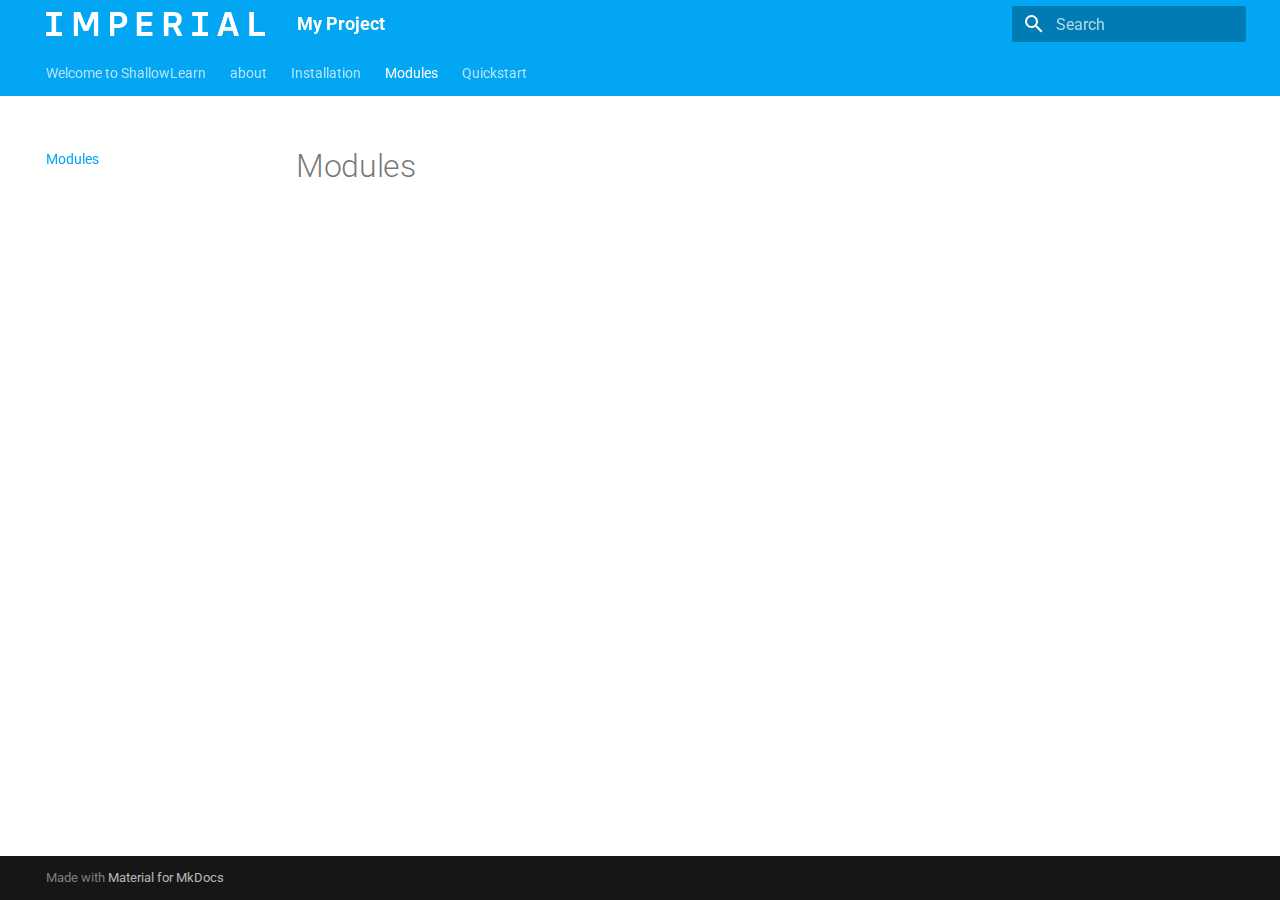
<file: modules/index.html>
<!doctype html>
<html lang="en" class="no-js">
  <head>
    
      <meta charset="utf-8">
      <meta name="viewport" content="width=device-width,initial-scale=1">
      
      
      
        <link rel="canonical" href="https://imperialcollegelondon.github.io/myproject/modules/">
      
      
        <link rel="prev" href="../installation/">
      
      
        <link rel="next" href="../quickstart/">
      
      
      <link rel="icon" href="../assets/favicon.png">
      <meta name="generator" content="mkdocs-1.6.1, mkdocs-material-9.5.45">
    
    
      
        <title>Modules - My Project</title>
      
    
    
      <link rel="stylesheet" href="../assets/stylesheets/main.0253249f.min.css">
      
        
        <link rel="stylesheet" href="../assets/stylesheets/palette.06af60db.min.css">
      
      


    
    
      
    
    
      
        
        
        <link rel="preconnect" href="https://fonts.gstatic.com" crossorigin>
        <link rel="stylesheet" href="https://fonts.googleapis.com/css?family=Roboto:300,300i,400,400i,700,700i%7CRoboto+Mono:400,400i,700,700i&display=fallback">
        <style>:root{--md-text-font:"Roboto";--md-code-font:"Roboto Mono"}</style>
      
    
    
      <link rel="stylesheet" href="../stylesheets/extra.css">
    
    <script>__md_scope=new URL("..",location),__md_hash=e=>[...e].reduce(((e,_)=>(e<<5)-e+_.charCodeAt(0)),0),__md_get=(e,_=localStorage,t=__md_scope)=>JSON.parse(_.getItem(t.pathname+"."+e)),__md_set=(e,_,t=localStorage,a=__md_scope)=>{try{t.setItem(a.pathname+"."+e,JSON.stringify(_))}catch(e){}}</script>
    
      

    
    
    
  </head>
  
  
    
    
    
    
    
    <body dir="ltr" data-md-color-scheme="default" data-md-color-primary="light-blue" data-md-color-accent="custom">
  
    
    <input class="md-toggle" data-md-toggle="drawer" type="checkbox" id="__drawer" autocomplete="off">
    <input class="md-toggle" data-md-toggle="search" type="checkbox" id="__search" autocomplete="off">
    <label class="md-overlay" for="__drawer"></label>
    <div data-md-component="skip">
      
    </div>
    <div data-md-component="announce">
      
    </div>
    
    
      

<header class="md-header" data-md-component="header">
  <nav class="md-header__inner md-grid" aria-label="Header">
    <a href=".." title="My Project" class="md-header__button md-logo" aria-label="My Project" data-md-component="logo">
      
  <img src="../assets/logo.png" alt="logo">

    </a>
    <label class="md-header__button md-icon" for="__drawer">
      
      <svg xmlns="http://www.w3.org/2000/svg" viewBox="0 0 24 24"><path d="M3 6h18v2H3zm0 5h18v2H3zm0 5h18v2H3z"/></svg>
    </label>
    <div class="md-header__title" data-md-component="header-title">
      <div class="md-header__ellipsis">
        <div class="md-header__topic">
          <span class="md-ellipsis">
            My Project
          </span>
        </div>
        <div class="md-header__topic" data-md-component="header-topic">
          <span class="md-ellipsis">
            
              Modules
            
          </span>
        </div>
      </div>
    </div>
    
      
    
    
    
    
      <label class="md-header__button md-icon" for="__search">
        
        <svg xmlns="http://www.w3.org/2000/svg" viewBox="0 0 24 24"><path d="M9.5 3A6.5 6.5 0 0 1 16 9.5c0 1.61-.59 3.09-1.56 4.23l.27.27h.79l5 5-1.5 1.5-5-5v-.79l-.27-.27A6.52 6.52 0 0 1 9.5 16 6.5 6.5 0 0 1 3 9.5 6.5 6.5 0 0 1 9.5 3m0 2C7 5 5 7 5 9.5S7 14 9.5 14 14 12 14 9.5 12 5 9.5 5"/></svg>
      </label>
      <div class="md-search" data-md-component="search" role="dialog">
  <label class="md-search__overlay" for="__search"></label>
  <div class="md-search__inner" role="search">
    <form class="md-search__form" name="search">
      <input type="text" class="md-search__input" name="query" aria-label="Search" placeholder="Search" autocapitalize="off" autocorrect="off" autocomplete="off" spellcheck="false" data-md-component="search-query" required>
      <label class="md-search__icon md-icon" for="__search">
        
        <svg xmlns="http://www.w3.org/2000/svg" viewBox="0 0 24 24"><path d="M9.5 3A6.5 6.5 0 0 1 16 9.5c0 1.61-.59 3.09-1.56 4.23l.27.27h.79l5 5-1.5 1.5-5-5v-.79l-.27-.27A6.52 6.52 0 0 1 9.5 16 6.5 6.5 0 0 1 3 9.5 6.5 6.5 0 0 1 9.5 3m0 2C7 5 5 7 5 9.5S7 14 9.5 14 14 12 14 9.5 12 5 9.5 5"/></svg>
        
        <svg xmlns="http://www.w3.org/2000/svg" viewBox="0 0 24 24"><path d="M20 11v2H8l5.5 5.5-1.42 1.42L4.16 12l7.92-7.92L13.5 5.5 8 11z"/></svg>
      </label>
      <nav class="md-search__options" aria-label="Search">
        
        <button type="reset" class="md-search__icon md-icon" title="Clear" aria-label="Clear" tabindex="-1">
          
          <svg xmlns="http://www.w3.org/2000/svg" viewBox="0 0 24 24"><path d="M19 6.41 17.59 5 12 10.59 6.41 5 5 6.41 10.59 12 5 17.59 6.41 19 12 13.41 17.59 19 19 17.59 13.41 12z"/></svg>
        </button>
      </nav>
      
    </form>
    <div class="md-search__output">
      <div class="md-search__scrollwrap" tabindex="0" data-md-scrollfix>
        <div class="md-search-result" data-md-component="search-result">
          <div class="md-search-result__meta">
            Initializing search
          </div>
          <ol class="md-search-result__list" role="presentation"></ol>
        </div>
      </div>
    </div>
  </div>
</div>
    
    
  </nav>
  
</header>
    
    <div class="md-container" data-md-component="container">
      
      
        
          
            
<nav class="md-tabs" aria-label="Tabs" data-md-component="tabs">
  <div class="md-grid">
    <ul class="md-tabs__list">
      
        
  
  
  
    <li class="md-tabs__item">
      <a href=".." class="md-tabs__link">
        
  
    
  
  Welcome to ShallowLearn

      </a>
    </li>
  

      
        
  
  
  
    <li class="md-tabs__item">
      <a href="../about/" class="md-tabs__link">
        
  
    
  
  about

      </a>
    </li>
  

      
        
  
  
  
    <li class="md-tabs__item">
      <a href="../installation/" class="md-tabs__link">
        
  
    
  
  Installation

      </a>
    </li>
  

      
        
  
  
    
  
  
    <li class="md-tabs__item md-tabs__item--active">
      <a href="./" class="md-tabs__link">
        
  
    
  
  Modules

      </a>
    </li>
  

      
        
  
  
  
    <li class="md-tabs__item">
      <a href="../quickstart/" class="md-tabs__link">
        
  
    
  
  Quickstart

      </a>
    </li>
  

      
    </ul>
  </div>
</nav>
          
        
      
      <main class="md-main" data-md-component="main">
        <div class="md-main__inner md-grid">
          
            
              
              <div class="md-sidebar md-sidebar--primary" data-md-component="sidebar" data-md-type="navigation" >
                <div class="md-sidebar__scrollwrap">
                  <div class="md-sidebar__inner">
                    


  


<nav class="md-nav md-nav--primary md-nav--lifted" aria-label="Navigation" data-md-level="0">
  <label class="md-nav__title" for="__drawer">
    <a href=".." title="My Project" class="md-nav__button md-logo" aria-label="My Project" data-md-component="logo">
      
  <img src="../assets/logo.png" alt="logo">

    </a>
    My Project
  </label>
  
  <ul class="md-nav__list" data-md-scrollfix>
    
      
      
  
  
  
  
    <li class="md-nav__item">
      <a href=".." class="md-nav__link">
        
  
  <span class="md-ellipsis">
    Welcome to ShallowLearn
  </span>
  

      </a>
    </li>
  

    
      
      
  
  
  
  
    <li class="md-nav__item">
      <a href="../about/" class="md-nav__link">
        
  
  <span class="md-ellipsis">
    about
  </span>
  

      </a>
    </li>
  

    
      
      
  
  
  
  
    <li class="md-nav__item">
      <a href="../installation/" class="md-nav__link">
        
  
  <span class="md-ellipsis">
    Installation
  </span>
  

      </a>
    </li>
  

    
      
      
  
  
    
  
  
  
    <li class="md-nav__item md-nav__item--active">
      
      <input class="md-nav__toggle md-toggle" type="checkbox" id="__toc">
      
      
      
      <a href="./" class="md-nav__link md-nav__link--active">
        
  
  <span class="md-ellipsis">
    Modules
  </span>
  

      </a>
      
    </li>
  

    
      
      
  
  
  
  
    <li class="md-nav__item">
      <a href="../quickstart/" class="md-nav__link">
        
  
  <span class="md-ellipsis">
    Quickstart
  </span>
  

      </a>
    </li>
  

    
  </ul>
</nav>
                  </div>
                </div>
              </div>
            
            
              
              <div class="md-sidebar md-sidebar--secondary" data-md-component="sidebar" data-md-type="toc" >
                <div class="md-sidebar__scrollwrap">
                  <div class="md-sidebar__inner">
                    

<nav class="md-nav md-nav--secondary" aria-label="Table of contents">
  
  
  
  
</nav>
                  </div>
                </div>
              </div>
            
          
          
            <div class="md-content" data-md-component="content">
              <article class="md-content__inner md-typeset">
                
                  


  <h1>Modules</h1>














                
              </article>
            </div>
          
          
<script>var target=document.getElementById(location.hash.slice(1));target&&target.name&&(target.checked=target.name.startsWith("__tabbed_"))</script>
        </div>
        
      </main>
      
        <footer class="md-footer">
  
  <div class="md-footer-meta md-typeset">
    <div class="md-footer-meta__inner md-grid">
      <div class="md-copyright">
  
  
    Made with
    <a href="https://squidfunk.github.io/mkdocs-material/" target="_blank" rel="noopener">
      Material for MkDocs
    </a>
  
</div>
      
    </div>
  </div>
</footer>
      
    </div>
    <div class="md-dialog" data-md-component="dialog">
      <div class="md-dialog__inner md-typeset"></div>
    </div>
    
    
    <script id="__config" type="application/json">{"base": "..", "features": ["navigation.instant", "navigation.tracking", "navigation.tabs", "navigation.indexes", "content.code.annotate", "content.code.copy", "content.tooltips"], "search": "../assets/javascripts/workers/search.6ce7567c.min.js", "translations": {"clipboard.copied": "Copied to clipboard", "clipboard.copy": "Copy to clipboard", "search.result.more.one": "1 more on this page", "search.result.more.other": "# more on this page", "search.result.none": "No matching documents", "search.result.one": "1 matching document", "search.result.other": "# matching documents", "search.result.placeholder": "Type to start searching", "search.result.term.missing": "Missing", "select.version": "Select version"}}</script>
    
    
      <script src="../assets/javascripts/bundle.83f73b43.min.js"></script>
      
    
  </body>
</html>
</file>
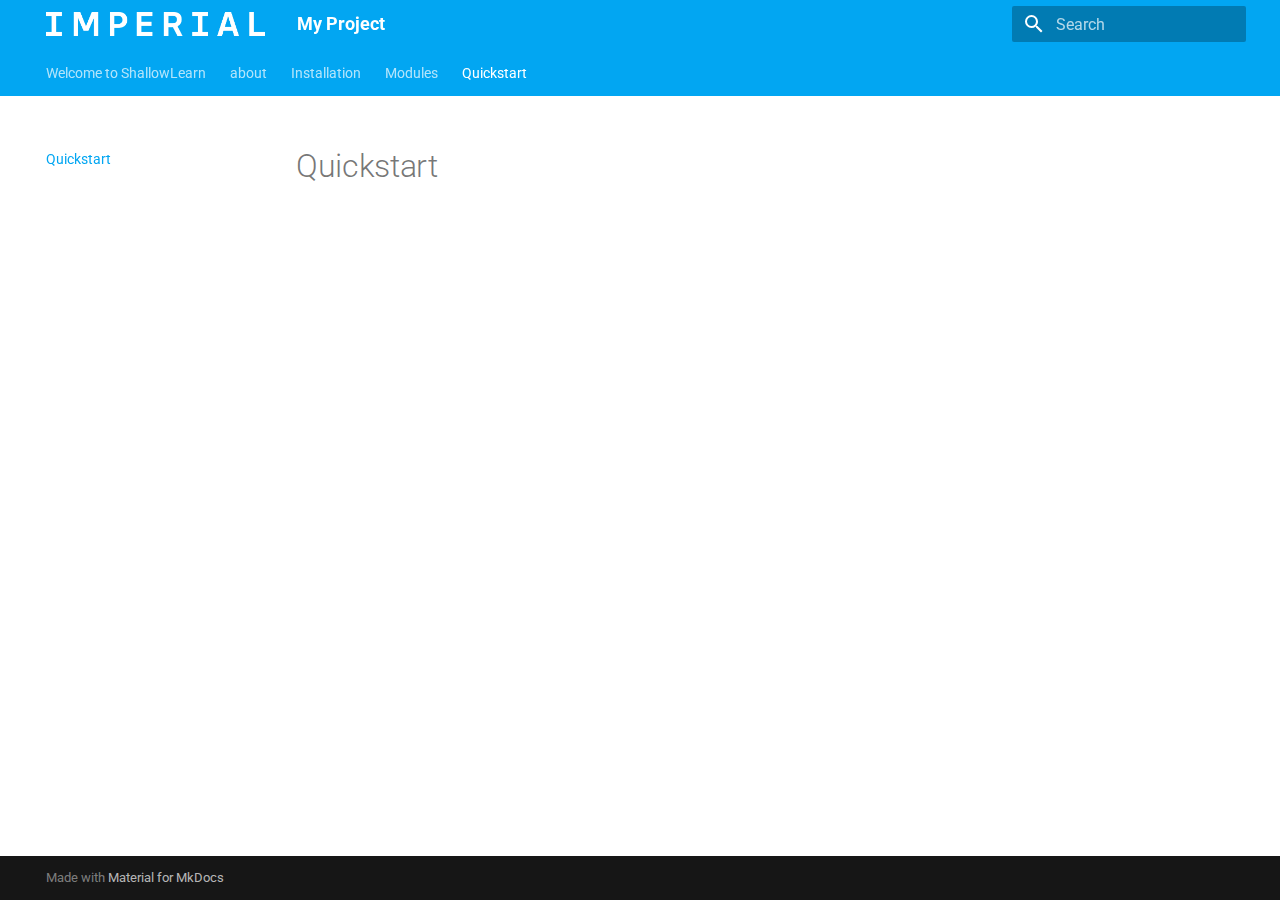
<file: quickstart/index.html>
<!doctype html>
<html lang="en" class="no-js">
  <head>
    
      <meta charset="utf-8">
      <meta name="viewport" content="width=device-width,initial-scale=1">
      
      
      
        <link rel="canonical" href="https://imperialcollegelondon.github.io/myproject/quickstart/">
      
      
        <link rel="prev" href="../modules/">
      
      
      
      <link rel="icon" href="../assets/favicon.png">
      <meta name="generator" content="mkdocs-1.6.1, mkdocs-material-9.5.45">
    
    
      
        <title>Quickstart - My Project</title>
      
    
    
      <link rel="stylesheet" href="../assets/stylesheets/main.0253249f.min.css">
      
        
        <link rel="stylesheet" href="../assets/stylesheets/palette.06af60db.min.css">
      
      


    
    
      
    
    
      
        
        
        <link rel="preconnect" href="https://fonts.gstatic.com" crossorigin>
        <link rel="stylesheet" href="https://fonts.googleapis.com/css?family=Roboto:300,300i,400,400i,700,700i%7CRoboto+Mono:400,400i,700,700i&display=fallback">
        <style>:root{--md-text-font:"Roboto";--md-code-font:"Roboto Mono"}</style>
      
    
    
      <link rel="stylesheet" href="../stylesheets/extra.css">
    
    <script>__md_scope=new URL("..",location),__md_hash=e=>[...e].reduce(((e,_)=>(e<<5)-e+_.charCodeAt(0)),0),__md_get=(e,_=localStorage,t=__md_scope)=>JSON.parse(_.getItem(t.pathname+"."+e)),__md_set=(e,_,t=localStorage,a=__md_scope)=>{try{t.setItem(a.pathname+"."+e,JSON.stringify(_))}catch(e){}}</script>
    
      

    
    
    
  </head>
  
  
    
    
    
    
    
    <body dir="ltr" data-md-color-scheme="default" data-md-color-primary="light-blue" data-md-color-accent="custom">
  
    
    <input class="md-toggle" data-md-toggle="drawer" type="checkbox" id="__drawer" autocomplete="off">
    <input class="md-toggle" data-md-toggle="search" type="checkbox" id="__search" autocomplete="off">
    <label class="md-overlay" for="__drawer"></label>
    <div data-md-component="skip">
      
    </div>
    <div data-md-component="announce">
      
    </div>
    
    
      

<header class="md-header" data-md-component="header">
  <nav class="md-header__inner md-grid" aria-label="Header">
    <a href=".." title="My Project" class="md-header__button md-logo" aria-label="My Project" data-md-component="logo">
      
  <img src="../assets/logo.png" alt="logo">

    </a>
    <label class="md-header__button md-icon" for="__drawer">
      
      <svg xmlns="http://www.w3.org/2000/svg" viewBox="0 0 24 24"><path d="M3 6h18v2H3zm0 5h18v2H3zm0 5h18v2H3z"/></svg>
    </label>
    <div class="md-header__title" data-md-component="header-title">
      <div class="md-header__ellipsis">
        <div class="md-header__topic">
          <span class="md-ellipsis">
            My Project
          </span>
        </div>
        <div class="md-header__topic" data-md-component="header-topic">
          <span class="md-ellipsis">
            
              Quickstart
            
          </span>
        </div>
      </div>
    </div>
    
      
    
    
    
    
      <label class="md-header__button md-icon" for="__search">
        
        <svg xmlns="http://www.w3.org/2000/svg" viewBox="0 0 24 24"><path d="M9.5 3A6.5 6.5 0 0 1 16 9.5c0 1.61-.59 3.09-1.56 4.23l.27.27h.79l5 5-1.5 1.5-5-5v-.79l-.27-.27A6.52 6.52 0 0 1 9.5 16 6.5 6.5 0 0 1 3 9.5 6.5 6.5 0 0 1 9.5 3m0 2C7 5 5 7 5 9.5S7 14 9.5 14 14 12 14 9.5 12 5 9.5 5"/></svg>
      </label>
      <div class="md-search" data-md-component="search" role="dialog">
  <label class="md-search__overlay" for="__search"></label>
  <div class="md-search__inner" role="search">
    <form class="md-search__form" name="search">
      <input type="text" class="md-search__input" name="query" aria-label="Search" placeholder="Search" autocapitalize="off" autocorrect="off" autocomplete="off" spellcheck="false" data-md-component="search-query" required>
      <label class="md-search__icon md-icon" for="__search">
        
        <svg xmlns="http://www.w3.org/2000/svg" viewBox="0 0 24 24"><path d="M9.5 3A6.5 6.5 0 0 1 16 9.5c0 1.61-.59 3.09-1.56 4.23l.27.27h.79l5 5-1.5 1.5-5-5v-.79l-.27-.27A6.52 6.52 0 0 1 9.5 16 6.5 6.5 0 0 1 3 9.5 6.5 6.5 0 0 1 9.5 3m0 2C7 5 5 7 5 9.5S7 14 9.5 14 14 12 14 9.5 12 5 9.5 5"/></svg>
        
        <svg xmlns="http://www.w3.org/2000/svg" viewBox="0 0 24 24"><path d="M20 11v2H8l5.5 5.5-1.42 1.42L4.16 12l7.92-7.92L13.5 5.5 8 11z"/></svg>
      </label>
      <nav class="md-search__options" aria-label="Search">
        
        <button type="reset" class="md-search__icon md-icon" title="Clear" aria-label="Clear" tabindex="-1">
          
          <svg xmlns="http://www.w3.org/2000/svg" viewBox="0 0 24 24"><path d="M19 6.41 17.59 5 12 10.59 6.41 5 5 6.41 10.59 12 5 17.59 6.41 19 12 13.41 17.59 19 19 17.59 13.41 12z"/></svg>
        </button>
      </nav>
      
    </form>
    <div class="md-search__output">
      <div class="md-search__scrollwrap" tabindex="0" data-md-scrollfix>
        <div class="md-search-result" data-md-component="search-result">
          <div class="md-search-result__meta">
            Initializing search
          </div>
          <ol class="md-search-result__list" role="presentation"></ol>
        </div>
      </div>
    </div>
  </div>
</div>
    
    
  </nav>
  
</header>
    
    <div class="md-container" data-md-component="container">
      
      
        
          
            
<nav class="md-tabs" aria-label="Tabs" data-md-component="tabs">
  <div class="md-grid">
    <ul class="md-tabs__list">
      
        
  
  
  
    <li class="md-tabs__item">
      <a href=".." class="md-tabs__link">
        
  
    
  
  Welcome to ShallowLearn

      </a>
    </li>
  

      
        
  
  
  
    <li class="md-tabs__item">
      <a href="../about/" class="md-tabs__link">
        
  
    
  
  about

      </a>
    </li>
  

      
        
  
  
  
    <li class="md-tabs__item">
      <a href="../installation/" class="md-tabs__link">
        
  
    
  
  Installation

      </a>
    </li>
  

      
        
  
  
  
    <li class="md-tabs__item">
      <a href="../modules/" class="md-tabs__link">
        
  
    
  
  Modules

      </a>
    </li>
  

      
        
  
  
    
  
  
    <li class="md-tabs__item md-tabs__item--active">
      <a href="./" class="md-tabs__link">
        
  
    
  
  Quickstart

      </a>
    </li>
  

      
    </ul>
  </div>
</nav>
          
        
      
      <main class="md-main" data-md-component="main">
        <div class="md-main__inner md-grid">
          
            
              
              <div class="md-sidebar md-sidebar--primary" data-md-component="sidebar" data-md-type="navigation" >
                <div class="md-sidebar__scrollwrap">
                  <div class="md-sidebar__inner">
                    


  


<nav class="md-nav md-nav--primary md-nav--lifted" aria-label="Navigation" data-md-level="0">
  <label class="md-nav__title" for="__drawer">
    <a href=".." title="My Project" class="md-nav__button md-logo" aria-label="My Project" data-md-component="logo">
      
  <img src="../assets/logo.png" alt="logo">

    </a>
    My Project
  </label>
  
  <ul class="md-nav__list" data-md-scrollfix>
    
      
      
  
  
  
  
    <li class="md-nav__item">
      <a href=".." class="md-nav__link">
        
  
  <span class="md-ellipsis">
    Welcome to ShallowLearn
  </span>
  

      </a>
    </li>
  

    
      
      
  
  
  
  
    <li class="md-nav__item">
      <a href="../about/" class="md-nav__link">
        
  
  <span class="md-ellipsis">
    about
  </span>
  

      </a>
    </li>
  

    
      
      
  
  
  
  
    <li class="md-nav__item">
      <a href="../installation/" class="md-nav__link">
        
  
  <span class="md-ellipsis">
    Installation
  </span>
  

      </a>
    </li>
  

    
      
      
  
  
  
  
    <li class="md-nav__item">
      <a href="../modules/" class="md-nav__link">
        
  
  <span class="md-ellipsis">
    Modules
  </span>
  

      </a>
    </li>
  

    
      
      
  
  
    
  
  
  
    <li class="md-nav__item md-nav__item--active">
      
      <input class="md-nav__toggle md-toggle" type="checkbox" id="__toc">
      
      
      
      <a href="./" class="md-nav__link md-nav__link--active">
        
  
  <span class="md-ellipsis">
    Quickstart
  </span>
  

      </a>
      
    </li>
  

    
  </ul>
</nav>
                  </div>
                </div>
              </div>
            
            
              
              <div class="md-sidebar md-sidebar--secondary" data-md-component="sidebar" data-md-type="toc" >
                <div class="md-sidebar__scrollwrap">
                  <div class="md-sidebar__inner">
                    

<nav class="md-nav md-nav--secondary" aria-label="Table of contents">
  
  
  
  
</nav>
                  </div>
                </div>
              </div>
            
          
          
            <div class="md-content" data-md-component="content">
              <article class="md-content__inner md-typeset">
                
                  


  <h1>Quickstart</h1>














                
              </article>
            </div>
          
          
<script>var target=document.getElementById(location.hash.slice(1));target&&target.name&&(target.checked=target.name.startsWith("__tabbed_"))</script>
        </div>
        
      </main>
      
        <footer class="md-footer">
  
  <div class="md-footer-meta md-typeset">
    <div class="md-footer-meta__inner md-grid">
      <div class="md-copyright">
  
  
    Made with
    <a href="https://squidfunk.github.io/mkdocs-material/" target="_blank" rel="noopener">
      Material for MkDocs
    </a>
  
</div>
      
    </div>
  </div>
</footer>
      
    </div>
    <div class="md-dialog" data-md-component="dialog">
      <div class="md-dialog__inner md-typeset"></div>
    </div>
    
    
    <script id="__config" type="application/json">{"base": "..", "features": ["navigation.instant", "navigation.tracking", "navigation.tabs", "navigation.indexes", "content.code.annotate", "content.code.copy", "content.tooltips"], "search": "../assets/javascripts/workers/search.6ce7567c.min.js", "translations": {"clipboard.copied": "Copied to clipboard", "clipboard.copy": "Copy to clipboard", "search.result.more.one": "1 more on this page", "search.result.more.other": "# more on this page", "search.result.none": "No matching documents", "search.result.one": "1 matching document", "search.result.other": "# matching documents", "search.result.placeholder": "Type to start searching", "search.result.term.missing": "Missing", "select.version": "Select version"}}</script>
    
    
      <script src="../assets/javascripts/bundle.83f73b43.min.js"></script>
      
    
  </body>
</html>
</file>
<file: stylesheets/extra.css>
:root {
    --md-primary-fg-color:        #0000cd;
}
</file>
<file: assets/stylesheets/main.0253249f.min.css>
@charset "UTF-8";html{-webkit-text-size-adjust:none;-moz-text-size-adjust:none;text-size-adjust:none;box-sizing:border-box}*,:after,:before{box-sizing:inherit}@media (prefers-reduced-motion){*,:after,:before{transition:none!important}}body{margin:0}a,button,input,label{-webkit-tap-highlight-color:transparent}a{color:inherit;text-decoration:none}hr{border:0;box-sizing:initial;display:block;height:.05rem;overflow:visible;padding:0}small{font-size:80%}sub,sup{line-height:1em}img{border-style:none}table{border-collapse:initial;border-spacing:0}td,th{font-weight:400;vertical-align:top}button{background:#0000;border:0;font-family:inherit;font-size:inherit;margin:0;padding:0}input{border:0;outline:none}:root{--md-primary-fg-color:#4051b5;--md-primary-fg-color--light:#5d6cc0;--md-primary-fg-color--dark:#303fa1;--md-primary-bg-color:#fff;--md-primary-bg-color--light:#ffffffb3;--md-accent-fg-color:#526cfe;--md-accent-fg-color--transparent:#526cfe1a;--md-accent-bg-color:#fff;--md-accent-bg-color--light:#ffffffb3}[data-md-color-scheme=default]{color-scheme:light}[data-md-color-scheme=default] img[src$="#gh-dark-mode-only"],[data-md-color-scheme=default] img[src$="#only-dark"]{display:none}:root,[data-md-color-scheme=default]{--md-hue:225deg;--md-default-fg-color:#000000de;--md-default-fg-color--light:#0000008a;--md-default-fg-color--lighter:#00000052;--md-default-fg-color--lightest:#00000012;--md-default-bg-color:#fff;--md-default-bg-color--light:#ffffffb3;--md-default-bg-color--lighter:#ffffff4d;--md-default-bg-color--lightest:#ffffff1f;--md-code-fg-color:#36464e;--md-code-bg-color:#f5f5f5;--md-code-hl-color:#4287ff;--md-code-hl-color--light:#4287ff1a;--md-code-hl-number-color:#d52a2a;--md-code-hl-special-color:#db1457;--md-code-hl-function-color:#a846b9;--md-code-hl-constant-color:#6e59d9;--md-code-hl-keyword-color:#3f6ec6;--md-code-hl-string-color:#1c7d4d;--md-code-hl-name-color:var(--md-code-fg-color);--md-code-hl-operator-color:var(--md-default-fg-color--light);--md-code-hl-punctuation-color:var(--md-default-fg-color--light);--md-code-hl-comment-color:var(--md-default-fg-color--light);--md-code-hl-generic-color:var(--md-default-fg-color--light);--md-code-hl-variable-color:var(--md-default-fg-color--light);--md-typeset-color:var(--md-default-fg-color);--md-typeset-a-color:var(--md-primary-fg-color);--md-typeset-del-color:#f5503d26;--md-typeset-ins-color:#0bd57026;--md-typeset-kbd-color:#fafafa;--md-typeset-kbd-accent-color:#fff;--md-typeset-kbd-border-color:#b8b8b8;--md-typeset-mark-color:#ffff0080;--md-typeset-table-color:#0000001f;--md-typeset-table-color--light:rgba(0,0,0,.035);--md-admonition-fg-color:var(--md-default-fg-color);--md-admonition-bg-color:var(--md-default-bg-color);--md-warning-fg-color:#000000de;--md-warning-bg-color:#ff9;--md-footer-fg-color:#fff;--md-footer-fg-color--light:#ffffffb3;--md-footer-fg-color--lighter:#ffffff73;--md-footer-bg-color:#000000de;--md-footer-bg-color--dark:#00000052;--md-shadow-z1:0 0.2rem 0.5rem #0000000d,0 0 0.05rem #0000001a;--md-shadow-z2:0 0.2rem 0.5rem #0000001a,0 0 0.05rem #00000040;--md-shadow-z3:0 0.2rem 0.5rem #0003,0 0 0.05rem #00000059}.md-icon svg{fill:currentcolor;display:block;height:1.2rem;width:1.2rem}body{-webkit-font-smoothing:antialiased;-moz-osx-font-smoothing:grayscale;--md-text-font-family:var(--md-text-font,_),-apple-system,BlinkMacSystemFont,Helvetica,Arial,sans-serif;--md-code-font-family:var(--md-code-font,_),SFMono-Regular,Consolas,Menlo,monospace}aside,body,input{font-feature-settings:"kern","liga";color:var(--md-typeset-color);font-family:var(--md-text-font-family)}code,kbd,pre{font-feature-settings:"kern";font-family:var(--md-code-font-family)}:root{--md-typeset-table-sort-icon:url('data:image/svg+xml;charset=utf-8,<svg xmlns="http://www.w3.org/2000/svg" viewBox="0 0 24 24"><path d="m18 21-4-4h3V7h-3l4-4 4 4h-3v10h3M2 19v-2h10v2M2 13v-2h7v2M2 7V5h4v2z"/></svg>');--md-typeset-table-sort-icon--asc:url('data:image/svg+xml;charset=utf-8,<svg xmlns="http://www.w3.org/2000/svg" viewBox="0 0 24 24"><path d="M19 17h3l-4 4-4-4h3V3h2M2 17h10v2H2M6 5v2H2V5m0 6h7v2H2z"/></svg>');--md-typeset-table-sort-icon--desc:url('data:image/svg+xml;charset=utf-8,<svg xmlns="http://www.w3.org/2000/svg" viewBox="0 0 24 24"><path d="M19 7h3l-4-4-4 4h3v14h2M2 17h10v2H2M6 5v2H2V5m0 6h7v2H2z"/></svg>')}.md-typeset{-webkit-print-color-adjust:exact;color-adjust:exact;font-size:.8rem;line-height:1.6}@media print{.md-typeset{font-size:.68rem}}.md-typeset blockquote,.md-typeset dl,.md-typeset figure,.md-typeset ol,.md-typeset pre,.md-typeset ul{margin-bottom:1em;margin-top:1em}.md-typeset h1{color:var(--md-default-fg-color--light);font-size:2em;line-height:1.3;margin:0 0 1.25em}.md-typeset h1,.md-typeset h2{font-weight:300;letter-spacing:-.01em}.md-typeset h2{font-size:1.5625em;line-height:1.4;margin:1.6em 0 .64em}.md-typeset h3{font-size:1.25em;font-weight:400;letter-spacing:-.01em;line-height:1.5;margin:1.6em 0 .8em}.md-typeset h2+h3{margin-top:.8em}.md-typeset h4{font-weight:700;letter-spacing:-.01em;margin:1em 0}.md-typeset h5,.md-typeset h6{color:var(--md-default-fg-color--light);font-size:.8em;font-weight:700;letter-spacing:-.01em;margin:1.25em 0}.md-typeset h5{text-transform:uppercase}.md-typeset hr{border-bottom:.05rem solid var(--md-default-fg-color--lightest);display:flow-root;margin:1.5em 0}.md-typeset a{color:var(--md-typeset-a-color);word-break:break-word}.md-typeset a,.md-typeset a:before{transition:color 125ms}.md-typeset a:focus,.md-typeset a:hover{color:var(--md-accent-fg-color)}.md-typeset a:focus code,.md-typeset a:hover code{background-color:var(--md-accent-fg-color--transparent)}.md-typeset a code{color:currentcolor;transition:background-color 125ms}.md-typeset a.focus-visible{outline-color:var(--md-accent-fg-color);outline-offset:.2rem}.md-typeset code,.md-typeset kbd,.md-typeset pre{color:var(--md-code-fg-color);direction:ltr;font-variant-ligatures:none}@media print{.md-typeset code,.md-typeset kbd,.md-typeset pre{white-space:pre-wrap}}.md-typeset code{background-color:var(--md-code-bg-color);border-radius:.1rem;-webkit-box-decoration-break:clone;box-decoration-break:clone;font-size:.85em;padding:0 .2941176471em;word-break:break-word}.md-typeset code:not(.focus-visible){-webkit-tap-highlight-color:transparent;outline:none}.md-typeset pre{display:flow-root;line-height:1.4;position:relative}.md-typeset pre>code{-webkit-box-decoration-break:slice;box-decoration-break:slice;box-shadow:none;display:block;margin:0;outline-color:var(--md-accent-fg-color);overflow:auto;padding:.7720588235em 1.1764705882em;scrollbar-color:var(--md-default-fg-color--lighter) #0000;scrollbar-width:thin;touch-action:auto;word-break:normal}.md-typeset pre>code:hover{scrollbar-color:var(--md-accent-fg-color) #0000}.md-typeset pre>code::-webkit-scrollbar{height:.2rem;width:.2rem}.md-typeset pre>code::-webkit-scrollbar-thumb{background-color:var(--md-default-fg-color--lighter)}.md-typeset pre>code::-webkit-scrollbar-thumb:hover{background-color:var(--md-accent-fg-color)}.md-typeset kbd{background-color:var(--md-typeset-kbd-color);border-radius:.1rem;box-shadow:0 .1rem 0 .05rem var(--md-typeset-kbd-border-color),0 .1rem 0 var(--md-typeset-kbd-border-color),0 -.1rem .2rem var(--md-typeset-kbd-accent-color) inset;color:var(--md-default-fg-color);display:inline-block;font-size:.75em;padding:0 .6666666667em;vertical-align:text-top;word-break:break-word}.md-typeset mark{background-color:var(--md-typeset-mark-color);-webkit-box-decoration-break:clone;box-decoration-break:clone;color:inherit;word-break:break-word}.md-typeset abbr{border-bottom:.05rem dotted var(--md-default-fg-color--light);cursor:help;text-decoration:none}.md-typeset small{opacity:.75}[dir=ltr] .md-typeset sub,[dir=ltr] .md-typeset sup{margin-left:.078125em}[dir=rtl] .md-typeset sub,[dir=rtl] .md-typeset sup{margin-right:.078125em}[dir=ltr] .md-typeset blockquote{padding-left:.6rem}[dir=rtl] .md-typeset blockquote{padding-right:.6rem}[dir=ltr] .md-typeset blockquote{border-left:.2rem solid var(--md-default-fg-color--lighter)}[dir=rtl] .md-typeset blockquote{border-right:.2rem solid var(--md-default-fg-color--lighter)}.md-typeset blockquote{color:var(--md-default-fg-color--light);margin-left:0;margin-right:0}.md-typeset ul{list-style-type:disc}.md-typeset ul[type]{list-style-type:revert-layer}[dir=ltr] .md-typeset ol,[dir=ltr] .md-typeset ul{margin-left:.625em}[dir=rtl] .md-typeset ol,[dir=rtl] .md-typeset ul{margin-right:.625em}.md-typeset ol,.md-typeset ul{padding:0}.md-typeset ol:not([hidden]),.md-typeset ul:not([hidden]){display:flow-root}.md-typeset ol ol,.md-typeset ul ol{list-style-type:lower-alpha}.md-typeset ol ol ol,.md-typeset ul ol ol{list-style-type:lower-roman}.md-typeset ol ol ol ol,.md-typeset ul ol ol ol{list-style-type:upper-alpha}.md-typeset ol ol ol ol ol,.md-typeset ul ol ol ol ol{list-style-type:upper-roman}.md-typeset ol[type],.md-typeset ul[type]{list-style-type:revert-layer}[dir=ltr] .md-typeset ol li,[dir=ltr] .md-typeset ul li{margin-left:1.25em}[dir=rtl] .md-typeset ol li,[dir=rtl] .md-typeset ul li{margin-right:1.25em}.md-typeset ol li,.md-typeset ul li{margin-bottom:.5em}.md-typeset ol li blockquote,.md-typeset ol li p,.md-typeset ul li blockquote,.md-typeset ul li p{margin:.5em 0}.md-typeset ol li:last-child,.md-typeset ul li:last-child{margin-bottom:0}[dir=ltr] .md-typeset ol li ol,[dir=ltr] .md-typeset ol li ul,[dir=ltr] .md-typeset ul li ol,[dir=ltr] .md-typeset ul li ul{margin-left:.625em}[dir=rtl] .md-typeset ol li ol,[dir=rtl] .md-typeset ol li ul,[dir=rtl] .md-typeset ul li ol,[dir=rtl] .md-typeset ul li ul{margin-right:.625em}.md-typeset ol li ol,.md-typeset ol li ul,.md-typeset ul li ol,.md-typeset ul li ul{margin-bottom:.5em;margin-top:.5em}[dir=ltr] .md-typeset dd{margin-left:1.875em}[dir=rtl] .md-typeset dd{margin-right:1.875em}.md-typeset dd{margin-bottom:1.5em;margin-top:1em}.md-typeset img,.md-typeset svg,.md-typeset video{height:auto;max-width:100%}.md-typeset img[align=left]{margin:1em 1em 1em 0}.md-typeset img[align=right]{margin:1em 0 1em 1em}.md-typeset img[align]:only-child{margin-top:0}.md-typeset figure{display:flow-root;margin:1em auto;max-width:100%;text-align:center;width:-moz-fit-content;width:fit-content}.md-typeset figure img{display:block;margin:0 auto}.md-typeset figcaption{font-style:italic;margin:1em auto;max-width:24rem}.md-typeset iframe{max-width:100%}.md-typeset table:not([class]){background-color:var(--md-default-bg-color);border:.05rem solid var(--md-typeset-table-color);border-radius:.1rem;display:inline-block;font-size:.64rem;max-width:100%;overflow:auto;touch-action:auto}@media print{.md-typeset table:not([class]){display:table}}.md-typeset table:not([class])+*{margin-top:1.5em}.md-typeset table:not([class]) td>:first-child,.md-typeset table:not([class]) th>:first-child{margin-top:0}.md-typeset table:not([class]) td>:last-child,.md-typeset table:not([class]) th>:last-child{margin-bottom:0}.md-typeset table:not([class]) td:not([align]),.md-typeset table:not([class]) th:not([align]){text-align:left}[dir=rtl] .md-typeset table:not([class]) td:not([align]),[dir=rtl] .md-typeset table:not([class]) th:not([align]){text-align:right}.md-typeset table:not([class]) th{font-weight:700;min-width:5rem;padding:.9375em 1.25em;vertical-align:top}.md-typeset table:not([class]) td{border-top:.05rem solid var(--md-typeset-table-color);padding:.9375em 1.25em;vertical-align:top}.md-typeset table:not([class]) tbody tr{transition:background-color 125ms}.md-typeset table:not([class]) tbody tr:hover{background-color:var(--md-typeset-table-color--light);box-shadow:0 .05rem 0 var(--md-default-bg-color) inset}.md-typeset table:not([class]) a{word-break:normal}.md-typeset table th[role=columnheader]{cursor:pointer}[dir=ltr] .md-typeset table th[role=columnheader]:after{margin-left:.5em}[dir=rtl] .md-typeset table th[role=columnheader]:after{margin-right:.5em}.md-typeset table th[role=columnheader]:after{content:"";display:inline-block;height:1.2em;-webkit-mask-image:var(--md-typeset-table-sort-icon);mask-image:var(--md-typeset-table-sort-icon);-webkit-mask-repeat:no-repeat;mask-repeat:no-repeat;-webkit-mask-size:contain;mask-size:contain;transition:background-color 125ms;vertical-align:text-bottom;width:1.2em}.md-typeset table th[role=columnheader]:hover:after{background-color:var(--md-default-fg-color--lighter)}.md-typeset table th[role=columnheader][aria-sort=ascending]:after{background-color:var(--md-default-fg-color--light);-webkit-mask-image:var(--md-typeset-table-sort-icon--asc);mask-image:var(--md-typeset-table-sort-icon--asc)}.md-typeset table th[role=columnheader][aria-sort=descending]:after{background-color:var(--md-default-fg-color--light);-webkit-mask-image:var(--md-typeset-table-sort-icon--desc);mask-image:var(--md-typeset-table-sort-icon--desc)}.md-typeset__scrollwrap{margin:1em -.8rem;overflow-x:auto;touch-action:auto}.md-typeset__table{display:inline-block;margin-bottom:.5em;padding:0 .8rem}@media print{.md-typeset__table{display:block}}html .md-typeset__table table{display:table;margin:0;overflow:hidden;width:100%}@media screen and (max-width:44.984375em){.md-content__inner>pre{margin:1em -.8rem}.md-content__inner>pre code{border-radius:0}}.md-typeset .md-author{border-radius:100%;display:block;flex-shrink:0;height:1.6rem;overflow:hidden;position:relative;transition:color 125ms,transform 125ms;width:1.6rem}.md-typeset .md-author img{display:block}.md-typeset .md-author--more{background:var(--md-default-fg-color--lightest);color:var(--md-default-fg-color--lighter);font-size:.6rem;font-weight:700;line-height:1.6rem;text-align:center}.md-typeset .md-author--long{height:2.4rem;width:2.4rem}.md-typeset a.md-author{transform:scale(1)}.md-typeset a.md-author img{border-radius:100%;filter:grayscale(100%) opacity(75%);transition:filter 125ms}.md-typeset a.md-author:focus,.md-typeset a.md-author:hover{transform:scale(1.1);z-index:1}.md-typeset a.md-author:focus img,.md-typeset a.md-author:hover img{filter:grayscale(0)}.md-banner{background-color:var(--md-footer-bg-color);color:var(--md-footer-fg-color);overflow:auto}@media print{.md-banner{display:none}}.md-banner--warning{background-color:var(--md-warning-bg-color);color:var(--md-warning-fg-color)}.md-banner__inner{font-size:.7rem;margin:.6rem auto;padding:0 .8rem}[dir=ltr] .md-banner__button{float:right}[dir=rtl] .md-banner__button{float:left}.md-banner__button{color:inherit;cursor:pointer;transition:opacity .25s}.no-js .md-banner__button{display:none}.md-banner__button:hover{opacity:.7}html{font-size:125%;height:100%;overflow-x:hidden}@media screen and (min-width:100em){html{font-size:137.5%}}@media screen and (min-width:125em){html{font-size:150%}}body{background-color:var(--md-default-bg-color);display:flex;flex-direction:column;font-size:.5rem;min-height:100%;position:relative;width:100%}@media print{body{display:block}}@media screen and (max-width:59.984375em){body[data-md-scrolllock]{position:fixed}}.md-grid{margin-left:auto;margin-right:auto;max-width:61rem}.md-container{display:flex;flex-direction:column;flex-grow:1}@media print{.md-container{display:block}}.md-main{flex-grow:1}.md-main__inner{display:flex;height:100%;margin-top:1.5rem}.md-ellipsis{overflow:hidden;text-overflow:ellipsis}.md-toggle{display:none}.md-option{height:0;opacity:0;position:absolute;width:0}.md-option:checked+label:not([hidden]){display:block}.md-option.focus-visible+label{outline-color:var(--md-accent-fg-color);outline-style:auto}.md-skip{background-color:var(--md-default-fg-color);border-radius:.1rem;color:var(--md-default-bg-color);font-size:.64rem;margin:.5rem;opacity:0;outline-color:var(--md-accent-fg-color);padding:.3rem .5rem;position:fixed;transform:translateY(.4rem);z-index:-1}.md-skip:focus{opacity:1;transform:translateY(0);transition:transform .25s cubic-bezier(.4,0,.2,1),opacity 175ms 75ms;z-index:10}@page{margin:25mm}:root{--md-clipboard-icon:url('data:image/svg+xml;charset=utf-8,<svg xmlns="http://www.w3.org/2000/svg" viewBox="0 0 24 24"><path d="M19 21H8V7h11m0-2H8a2 2 0 0 0-2 2v14a2 2 0 0 0 2 2h11a2 2 0 0 0 2-2V7a2 2 0 0 0-2-2m-3-4H4a2 2 0 0 0-2 2v14h2V3h12z"/></svg>')}.md-clipboard{border-radius:.1rem;color:var(--md-default-fg-color--lightest);cursor:pointer;height:1.5em;outline-color:var(--md-accent-fg-color);outline-offset:.1rem;position:absolute;right:.5em;top:.5em;transition:color .25s;width:1.5em;z-index:1}@media print{.md-clipboard{display:none}}.md-clipboard:not(.focus-visible){-webkit-tap-highlight-color:transparent;outline:none}:hover>.md-clipboard{color:var(--md-default-fg-color--light)}.md-clipboard:focus,.md-clipboard:hover{color:var(--md-accent-fg-color)}.md-clipboard:after{background-color:currentcolor;content:"";display:block;height:1.125em;margin:0 auto;-webkit-mask-image:var(--md-clipboard-icon);mask-image:var(--md-clipboard-icon);-webkit-mask-position:center;mask-position:center;-webkit-mask-repeat:no-repeat;mask-repeat:no-repeat;-webkit-mask-size:contain;mask-size:contain;width:1.125em}.md-clipboard--inline{cursor:pointer}.md-clipboard--inline code{transition:color .25s,background-color .25s}.md-clipboard--inline:focus code,.md-clipboard--inline:hover code{background-color:var(--md-accent-fg-color--transparent);color:var(--md-accent-fg-color)}.md-typeset .md-code__content{display:grid}@keyframes consent{0%{opacity:0;transform:translateY(100%)}to{opacity:1;transform:translateY(0)}}@keyframes overlay{0%{opacity:0}to{opacity:1}}.md-consent__overlay{animation:overlay .25s both;-webkit-backdrop-filter:blur(.1rem);backdrop-filter:blur(.1rem);background-color:#0000008a;height:100%;opacity:1;position:fixed;top:0;width:100%;z-index:5}.md-consent__inner{animation:consent .5s cubic-bezier(.1,.7,.1,1) both;background-color:var(--md-default-bg-color);border:0;border-radius:.1rem;bottom:0;box-shadow:0 0 .2rem #0000001a,0 .2rem .4rem #0003;max-height:100%;overflow:auto;padding:0;position:fixed;width:100%;z-index:5}.md-consent__form{padding:.8rem}.md-consent__settings{display:none;margin:1em 0}input:checked+.md-consent__settings{display:block}.md-consent__controls{margin-bottom:.8rem}.md-typeset .md-consent__controls .md-button{display:inline}@media screen and (max-width:44.984375em){.md-typeset .md-consent__controls .md-button{display:block;margin-top:.4rem;text-align:center;width:100%}}.md-consent label{cursor:pointer}.md-content{flex-grow:1;min-width:0}.md-content__inner{margin:0 .8rem 1.2rem;padding-top:.6rem}@media screen and (min-width:76.25em){[dir=ltr] .md-sidebar--primary:not([hidden])~.md-content>.md-content__inner{margin-left:1.2rem}[dir=ltr] .md-sidebar--secondary:not([hidden])~.md-content>.md-content__inner,[dir=rtl] .md-sidebar--primary:not([hidden])~.md-content>.md-content__inner{margin-right:1.2rem}[dir=rtl] .md-sidebar--secondary:not([hidden])~.md-content>.md-content__inner{margin-left:1.2rem}}.md-content__inner:before{content:"";display:block;height:.4rem}.md-content__inner>:last-child{margin-bottom:0}[dir=ltr] .md-content__button{float:right}[dir=rtl] .md-content__button{float:left}[dir=ltr] .md-content__button{margin-left:.4rem}[dir=rtl] .md-content__button{margin-right:.4rem}.md-content__button{margin:.4rem 0;padding:0}@media print{.md-content__button{display:none}}.md-typeset .md-content__button{color:var(--md-default-fg-color--lighter)}.md-content__button svg{display:inline;vertical-align:top}[dir=rtl] .md-content__button svg{transform:scaleX(-1)}[dir=ltr] .md-dialog{right:.8rem}[dir=rtl] .md-dialog{left:.8rem}.md-dialog{background-color:var(--md-default-fg-color);border-radius:.1rem;bottom:.8rem;box-shadow:var(--md-shadow-z3);min-width:11.1rem;opacity:0;padding:.4rem .6rem;pointer-events:none;position:fixed;transform:translateY(100%);transition:transform 0ms .4s,opacity .4s;z-index:4}@media print{.md-dialog{display:none}}.md-dialog--active{opacity:1;pointer-events:auto;transform:translateY(0);transition:transform .4s cubic-bezier(.075,.85,.175,1),opacity .4s}.md-dialog__inner{color:var(--md-default-bg-color);font-size:.7rem}.md-feedback{margin:2em 0 1em;text-align:center}.md-feedback fieldset{border:none;margin:0;padding:0}.md-feedback__title{font-weight:700;margin:1em auto}.md-feedback__inner{position:relative}.md-feedback__list{display:flex;flex-wrap:wrap;place-content:baseline center;position:relative}.md-feedback__list:hover .md-icon:not(:disabled){color:var(--md-default-fg-color--lighter)}:disabled .md-feedback__list{min-height:1.8rem}.md-feedback__icon{color:var(--md-default-fg-color--light);cursor:pointer;flex-shrink:0;margin:0 .1rem;transition:color 125ms}.md-feedback__icon:not(:disabled).md-icon:hover{color:var(--md-accent-fg-color)}.md-feedback__icon:disabled{color:var(--md-default-fg-color--lightest);pointer-events:none}.md-feedback__note{opacity:0;position:relative;transform:translateY(.4rem);transition:transform .4s cubic-bezier(.1,.7,.1,1),opacity .15s}.md-feedback__note>*{margin:0 auto;max-width:16rem}:disabled .md-feedback__note{opacity:1;transform:translateY(0)}@media print{.md-feedback{display:none}}.md-footer{background-color:var(--md-footer-bg-color);color:var(--md-footer-fg-color)}@media print{.md-footer{display:none}}.md-footer__inner{justify-content:space-between;overflow:auto;padding:.2rem}.md-footer__inner:not([hidden]){display:flex}.md-footer__link{align-items:end;display:flex;flex-grow:0.01;margin-bottom:.4rem;margin-top:1rem;max-width:100%;outline-color:var(--md-accent-fg-color);overflow:hidden;transition:opacity .25s}.md-footer__link:focus,.md-footer__link:hover{opacity:.7}[dir=rtl] .md-footer__link svg{transform:scaleX(-1)}@media screen and (max-width:44.984375em){.md-footer__link--prev{flex-shrink:0}.md-footer__link--prev .md-footer__title{display:none}}[dir=ltr] .md-footer__link--next{margin-left:auto}[dir=rtl] .md-footer__link--next{margin-right:auto}.md-footer__link--next{text-align:right}[dir=rtl] .md-footer__link--next{text-align:left}.md-footer__title{flex-grow:1;font-size:.9rem;margin-bottom:.7rem;max-width:calc(100% - 2.4rem);padding:0 1rem;white-space:nowrap}.md-footer__button{margin:.2rem;padding:.4rem}.md-footer__direction{font-size:.64rem;opacity:.7}.md-footer-meta{background-color:var(--md-footer-bg-color--dark)}.md-footer-meta__inner{display:flex;flex-wrap:wrap;justify-content:space-between;padding:.2rem}html .md-footer-meta.md-typeset a{color:var(--md-footer-fg-color--light)}html .md-footer-meta.md-typeset a:focus,html .md-footer-meta.md-typeset a:hover{color:var(--md-footer-fg-color)}.md-copyright{color:var(--md-footer-fg-color--lighter);font-size:.64rem;margin:auto .6rem;padding:.4rem 0;width:100%}@media screen and (min-width:45em){.md-copyright{width:auto}}.md-copyright__highlight{color:var(--md-footer-fg-color--light)}.md-social{display:inline-flex;gap:.2rem;margin:0 .4rem;padding:.2rem 0 .6rem}@media screen and (min-width:45em){.md-social{padding:.6rem 0}}.md-social__link{display:inline-block;height:1.6rem;text-align:center;width:1.6rem}.md-social__link:before{line-height:1.9}.md-social__link svg{fill:currentcolor;max-height:.8rem;vertical-align:-25%}.md-typeset .md-button{border:.1rem solid;border-radius:.1rem;color:var(--md-primary-fg-color);cursor:pointer;display:inline-block;font-weight:700;padding:.625em 2em;transition:color 125ms,background-color 125ms,border-color 125ms}.md-typeset .md-button--primary{background-color:var(--md-primary-fg-color);border-color:var(--md-primary-fg-color);color:var(--md-primary-bg-color)}.md-typeset .md-button:focus,.md-typeset .md-button:hover{background-color:var(--md-accent-fg-color);border-color:var(--md-accent-fg-color);color:var(--md-accent-bg-color)}[dir=ltr] .md-typeset .md-input{border-top-left-radius:.1rem}[dir=ltr] .md-typeset .md-input,[dir=rtl] .md-typeset .md-input{border-top-right-radius:.1rem}[dir=rtl] .md-typeset .md-input{border-top-left-radius:.1rem}.md-typeset .md-input{border-bottom:.1rem solid var(--md-default-fg-color--lighter);box-shadow:var(--md-shadow-z1);font-size:.8rem;height:1.8rem;padding:0 .6rem;transition:border .25s,box-shadow .25s}.md-typeset .md-input:focus,.md-typeset .md-input:hover{border-bottom-color:var(--md-accent-fg-color);box-shadow:var(--md-shadow-z2)}.md-typeset .md-input--stretch{width:100%}.md-header{background-color:var(--md-primary-fg-color);box-shadow:0 0 .2rem #0000,0 .2rem .4rem #0000;color:var(--md-primary-bg-color);display:block;left:0;position:sticky;right:0;top:0;z-index:4}@media print{.md-header{display:none}}.md-header[hidden]{transform:translateY(-100%);transition:transform .25s cubic-bezier(.8,0,.6,1),box-shadow .25s}.md-header--shadow{box-shadow:0 0 .2rem #0000001a,0 .2rem .4rem #0003;transition:transform .25s cubic-bezier(.1,.7,.1,1),box-shadow .25s}.md-header__inner{align-items:center;display:flex;padding:0 .2rem}.md-header__button{color:currentcolor;cursor:pointer;margin:.2rem;outline-color:var(--md-accent-fg-color);padding:.4rem;position:relative;transition:opacity .25s;vertical-align:middle;z-index:1}.md-header__button:hover{opacity:.7}.md-header__button:not([hidden]){display:inline-block}.md-header__button:not(.focus-visible){-webkit-tap-highlight-color:transparent;outline:none}.md-header__button.md-logo{margin:.2rem;padding:.4rem}@media screen and (max-width:76.234375em){.md-header__button.md-logo{display:none}}.md-header__button.md-logo img,.md-header__button.md-logo svg{fill:currentcolor;display:block;height:1.2rem;width:auto}@media screen and (min-width:60em){.md-header__button[for=__search]{display:none}}.no-js .md-header__button[for=__search]{display:none}[dir=rtl] .md-header__button[for=__search] svg{transform:scaleX(-1)}@media screen and (min-width:76.25em){.md-header__button[for=__drawer]{display:none}}.md-header__topic{display:flex;max-width:100%;position:absolute;transition:transform .4s cubic-bezier(.1,.7,.1,1),opacity .15s;white-space:nowrap}.md-header__topic+.md-header__topic{opacity:0;pointer-events:none;transform:translateX(1.25rem);transition:transform .4s cubic-bezier(1,.7,.1,.1),opacity .15s;z-index:-1}[dir=rtl] .md-header__topic+.md-header__topic{transform:translateX(-1.25rem)}.md-header__topic:first-child{font-weight:700}[dir=ltr] .md-header__title{margin-left:1rem;margin-right:.4rem}[dir=rtl] .md-header__title{margin-left:.4rem;margin-right:1rem}.md-header__title{flex-grow:1;font-size:.9rem;height:2.4rem;line-height:2.4rem}.md-header__title--active .md-header__topic{opacity:0;pointer-events:none;transform:translateX(-1.25rem);transition:transform .4s cubic-bezier(1,.7,.1,.1),opacity .15s;z-index:-1}[dir=rtl] .md-header__title--active .md-header__topic{transform:translateX(1.25rem)}.md-header__title--active .md-header__topic+.md-header__topic{opacity:1;pointer-events:auto;transform:translateX(0);transition:transform .4s cubic-bezier(.1,.7,.1,1),opacity .15s;z-index:0}.md-header__title>.md-header__ellipsis{height:100%;position:relative;width:100%}.md-header__option{display:flex;flex-shrink:0;max-width:100%;transition:max-width 0ms .25s,opacity .25s .25s;white-space:nowrap}[data-md-toggle=search]:checked~.md-header .md-header__option{max-width:0;opacity:0;transition:max-width 0ms,opacity 0ms}.md-header__option>input{bottom:0}.md-header__source{display:none}@media screen and (min-width:60em){[dir=ltr] .md-header__source{margin-left:1rem}[dir=rtl] .md-header__source{margin-right:1rem}.md-header__source{display:block;max-width:11.7rem;width:11.7rem}}@media screen and (min-width:76.25em){[dir=ltr] .md-header__source{margin-left:1.4rem}[dir=rtl] .md-header__source{margin-right:1.4rem}}.md-meta{color:var(--md-default-fg-color--light);font-size:.7rem;line-height:1.3}.md-meta__list{display:inline-flex;flex-wrap:wrap;list-style:none;margin:0;padding:0}.md-meta__item:not(:last-child):after{content:"·";margin-left:.2rem;margin-right:.2rem}.md-meta__link{color:var(--md-typeset-a-color)}.md-meta__link:focus,.md-meta__link:hover{color:var(--md-accent-fg-color)}.md-draft{background-color:#ff1744;border-radius:.125em;color:#fff;display:inline-block;font-weight:700;padding-left:.5714285714em;padding-right:.5714285714em}:root{--md-nav-icon--prev:url('data:image/svg+xml;charset=utf-8,<svg xmlns="http://www.w3.org/2000/svg" viewBox="0 0 24 24"><path d="M20 11v2H8l5.5 5.5-1.42 1.42L4.16 12l7.92-7.92L13.5 5.5 8 11z"/></svg>');--md-nav-icon--next:url('data:image/svg+xml;charset=utf-8,<svg xmlns="http://www.w3.org/2000/svg" viewBox="0 0 24 24"><path d="M8.59 16.58 13.17 12 8.59 7.41 10 6l6 6-6 6z"/></svg>');--md-toc-icon:url('data:image/svg+xml;charset=utf-8,<svg xmlns="http://www.w3.org/2000/svg" viewBox="0 0 24 24"><path d="M3 9h14V7H3zm0 4h14v-2H3zm0 4h14v-2H3zm16 0h2v-2h-2zm0-10v2h2V7zm0 6h2v-2h-2z"/></svg>')}.md-nav{font-size:.7rem;line-height:1.3}.md-nav__title{color:var(--md-default-fg-color--light);display:block;font-weight:700;overflow:hidden;padding:0 .6rem;text-overflow:ellipsis}.md-nav__title .md-nav__button{display:none}.md-nav__title .md-nav__button img{height:100%;width:auto}.md-nav__title .md-nav__button.md-logo img,.md-nav__title .md-nav__button.md-logo svg{fill:currentcolor;display:block;height:2.4rem;max-width:100%;object-fit:contain;width:auto}.md-nav__list{list-style:none;margin:0;padding:0}.md-nav__link{align-items:flex-start;display:flex;gap:.4rem;margin-top:.625em;scroll-snap-align:start;transition:color 125ms}.md-nav__link--passed{color:var(--md-default-fg-color--light)}.md-nav__item .md-nav__link--active,.md-nav__item .md-nav__link--active code{color:var(--md-typeset-a-color)}.md-nav__link .md-ellipsis{position:relative}[dir=ltr] .md-nav__link .md-icon:last-child{margin-left:auto}[dir=rtl] .md-nav__link .md-icon:last-child{margin-right:auto}.md-nav__link svg{fill:currentcolor;flex-shrink:0;height:1.3em;position:relative}.md-nav__link[for]:focus,.md-nav__link[for]:hover,.md-nav__link[href]:focus,.md-nav__link[href]:hover{color:var(--md-accent-fg-color);cursor:pointer}.md-nav__link.focus-visible{outline-color:var(--md-accent-fg-color);outline-offset:.2rem}.md-nav--primary .md-nav__link[for=__toc]{display:none}.md-nav--primary .md-nav__link[for=__toc] .md-icon:after{background-color:currentcolor;display:block;height:100%;-webkit-mask-image:var(--md-toc-icon);mask-image:var(--md-toc-icon);width:100%}.md-nav--primary .md-nav__link[for=__toc]~.md-nav{display:none}.md-nav__container>.md-nav__link{margin-top:0}.md-nav__container>.md-nav__link:first-child{flex-grow:1;min-width:0}.md-nav__icon{flex-shrink:0}.md-nav__source{display:none}@media screen and (max-width:76.234375em){.md-nav--primary,.md-nav--primary .md-nav{background-color:var(--md-default-bg-color);display:flex;flex-direction:column;height:100%;left:0;position:absolute;right:0;top:0;z-index:1}.md-nav--primary .md-nav__item,.md-nav--primary .md-nav__title{font-size:.8rem;line-height:1.5}.md-nav--primary .md-nav__title{background-color:var(--md-default-fg-color--lightest);color:var(--md-default-fg-color--light);cursor:pointer;height:5.6rem;line-height:2.4rem;padding:3rem .8rem .2rem;position:relative;white-space:nowrap}[dir=ltr] .md-nav--primary .md-nav__title .md-nav__icon{left:.4rem}[dir=rtl] .md-nav--primary .md-nav__title .md-nav__icon{right:.4rem}.md-nav--primary .md-nav__title .md-nav__icon{display:block;height:1.2rem;margin:.2rem;position:absolute;top:.4rem;width:1.2rem}.md-nav--primary .md-nav__title .md-nav__icon:after{background-color:currentcolor;content:"";display:block;height:100%;-webkit-mask-image:var(--md-nav-icon--prev);mask-image:var(--md-nav-icon--prev);-webkit-mask-position:center;mask-position:center;-webkit-mask-repeat:no-repeat;mask-repeat:no-repeat;-webkit-mask-size:contain;mask-size:contain;width:100%}.md-nav--primary .md-nav__title~.md-nav__list{background-color:var(--md-default-bg-color);box-shadow:0 .05rem 0 var(--md-default-fg-color--lightest) inset;overflow-y:auto;scroll-snap-type:y mandatory;touch-action:pan-y}.md-nav--primary .md-nav__title~.md-nav__list>:first-child{border-top:0}.md-nav--primary .md-nav__title[for=__drawer]{background-color:var(--md-primary-fg-color);color:var(--md-primary-bg-color);font-weight:700}.md-nav--primary .md-nav__title .md-logo{display:block;left:.2rem;margin:.2rem;padding:.4rem;position:absolute;right:.2rem;top:.2rem}.md-nav--primary .md-nav__list{flex:1}.md-nav--primary .md-nav__item{border-top:.05rem solid var(--md-default-fg-color--lightest)}.md-nav--primary .md-nav__item--active>.md-nav__link{color:var(--md-typeset-a-color)}.md-nav--primary .md-nav__item--active>.md-nav__link:focus,.md-nav--primary .md-nav__item--active>.md-nav__link:hover{color:var(--md-accent-fg-color)}.md-nav--primary .md-nav__link{margin-top:0;padding:.6rem .8rem}.md-nav--primary .md-nav__link svg{margin-top:.1em}.md-nav--primary .md-nav__link>.md-nav__link{padding:0}[dir=ltr] .md-nav--primary .md-nav__link .md-nav__icon{margin-right:-.2rem}[dir=rtl] .md-nav--primary .md-nav__link .md-nav__icon{margin-left:-.2rem}.md-nav--primary .md-nav__link .md-nav__icon{font-size:1.2rem;height:1.2rem;width:1.2rem}.md-nav--primary .md-nav__link .md-nav__icon:after{background-color:currentcolor;content:"";display:block;height:100%;-webkit-mask-image:var(--md-nav-icon--next);mask-image:var(--md-nav-icon--next);-webkit-mask-position:center;mask-position:center;-webkit-mask-repeat:no-repeat;mask-repeat:no-repeat;-webkit-mask-size:contain;mask-size:contain;width:100%}[dir=rtl] .md-nav--primary .md-nav__icon:after{transform:scale(-1)}.md-nav--primary .md-nav--secondary .md-nav{background-color:initial;position:static}[dir=ltr] .md-nav--primary .md-nav--secondary .md-nav .md-nav__link{padding-left:1.4rem}[dir=rtl] .md-nav--primary .md-nav--secondary .md-nav .md-nav__link{padding-right:1.4rem}[dir=ltr] .md-nav--primary .md-nav--secondary .md-nav .md-nav .md-nav__link{padding-left:2rem}[dir=rtl] .md-nav--primary .md-nav--secondary .md-nav .md-nav .md-nav__link{padding-right:2rem}[dir=ltr] .md-nav--primary .md-nav--secondary .md-nav .md-nav .md-nav .md-nav__link{padding-left:2.6rem}[dir=rtl] .md-nav--primary .md-nav--secondary .md-nav .md-nav .md-nav .md-nav__link{padding-right:2.6rem}[dir=ltr] .md-nav--primary .md-nav--secondary .md-nav .md-nav .md-nav .md-nav .md-nav__link{padding-left:3.2rem}[dir=rtl] .md-nav--primary .md-nav--secondary .md-nav .md-nav .md-nav .md-nav .md-nav__link{padding-right:3.2rem}.md-nav--secondary{background-color:initial}.md-nav__toggle~.md-nav{display:flex;opacity:0;transform:translateX(100%);transition:transform .25s cubic-bezier(.8,0,.6,1),opacity 125ms 50ms}[dir=rtl] .md-nav__toggle~.md-nav{transform:translateX(-100%)}.md-nav__toggle:checked~.md-nav{opacity:1;transform:translateX(0);transition:transform .25s cubic-bezier(.4,0,.2,1),opacity 125ms 125ms}.md-nav__toggle:checked~.md-nav>.md-nav__list{-webkit-backface-visibility:hidden;backface-visibility:hidden}}@media screen and (max-width:59.984375em){.md-nav--primary .md-nav__link[for=__toc]{display:flex}.md-nav--primary .md-nav__link[for=__toc] .md-icon:after{content:""}.md-nav--primary .md-nav__link[for=__toc]+.md-nav__link{display:none}.md-nav--primary .md-nav__link[for=__toc]~.md-nav{display:flex}.md-nav__source{background-color:var(--md-primary-fg-color--dark);color:var(--md-primary-bg-color);display:block;padding:0 .2rem}}@media screen and (min-width:60em) and (max-width:76.234375em){.md-nav--integrated .md-nav__link[for=__toc]{display:flex}.md-nav--integrated .md-nav__link[for=__toc] .md-icon:after{content:""}.md-nav--integrated .md-nav__link[for=__toc]+.md-nav__link{display:none}.md-nav--integrated .md-nav__link[for=__toc]~.md-nav{display:flex}}@media screen and (min-width:60em){.md-nav{margin-bottom:-.4rem}.md-nav--secondary .md-nav__title{background:var(--md-default-bg-color);box-shadow:0 0 .4rem .4rem var(--md-default-bg-color);position:sticky;top:0;z-index:1}.md-nav--secondary .md-nav__title[for=__toc]{scroll-snap-align:start}.md-nav--secondary .md-nav__title .md-nav__icon{display:none}[dir=ltr] .md-nav--secondary .md-nav__list{padding-left:.6rem}[dir=rtl] .md-nav--secondary .md-nav__list{padding-right:.6rem}.md-nav--secondary .md-nav__list{padding-bottom:.4rem}[dir=ltr] .md-nav--secondary .md-nav__item>.md-nav__link{margin-right:.4rem}[dir=rtl] .md-nav--secondary .md-nav__item>.md-nav__link{margin-left:.4rem}}@media screen and (min-width:76.25em){.md-nav{margin-bottom:-.4rem;transition:max-height .25s cubic-bezier(.86,0,.07,1)}.md-nav--primary .md-nav__title{background:var(--md-default-bg-color);box-shadow:0 0 .4rem .4rem var(--md-default-bg-color);position:sticky;top:0;z-index:1}.md-nav--primary .md-nav__title[for=__drawer]{scroll-snap-align:start}.md-nav--primary .md-nav__title .md-nav__icon{display:none}[dir=ltr] .md-nav--primary .md-nav__list{padding-left:.6rem}[dir=rtl] .md-nav--primary .md-nav__list{padding-right:.6rem}.md-nav--primary .md-nav__list{padding-bottom:.4rem}[dir=ltr] .md-nav--primary .md-nav__item>.md-nav__link{margin-right:.4rem}[dir=rtl] .md-nav--primary .md-nav__item>.md-nav__link{margin-left:.4rem}.md-nav__toggle~.md-nav{display:grid;grid-template-rows:0fr;opacity:0;transition:grid-template-rows .25s cubic-bezier(.86,0,.07,1),opacity .25s,visibility 0ms .25s;visibility:collapse}.md-nav__toggle~.md-nav>.md-nav__list{overflow:hidden}.md-nav__toggle.md-toggle--indeterminate~.md-nav,.md-nav__toggle:checked~.md-nav{grid-template-rows:1fr;opacity:1;transition:grid-template-rows .25s cubic-bezier(.86,0,.07,1),opacity .15s .1s,visibility 0ms;visibility:visible}.md-nav__toggle.md-toggle--indeterminate~.md-nav{transition:none}.md-nav__item--nested>.md-nav>.md-nav__title{display:none}.md-nav__item--section{display:block;margin:1.25em 0}.md-nav__item--section:last-child{margin-bottom:0}.md-nav__item--section>.md-nav__link{font-weight:700}.md-nav__item--section>.md-nav__link[for]{color:var(--md-default-fg-color--light)}.md-nav__item--section>.md-nav__link:not(.md-nav__container){pointer-events:none}.md-nav__item--section>.md-nav__link .md-icon,.md-nav__item--section>.md-nav__link>[for]{display:none}[dir=ltr] .md-nav__item--section>.md-nav{margin-left:-.6rem}[dir=rtl] .md-nav__item--section>.md-nav{margin-right:-.6rem}.md-nav__item--section>.md-nav{display:block;opacity:1;visibility:visible}.md-nav__item--section>.md-nav>.md-nav__list>.md-nav__item{padding:0}.md-nav__icon{border-radius:100%;height:.9rem;transition:background-color .25s;width:.9rem}.md-nav__icon:hover{background-color:var(--md-accent-fg-color--transparent)}.md-nav__icon:after{background-color:currentcolor;border-radius:100%;content:"";display:inline-block;height:100%;-webkit-mask-image:var(--md-nav-icon--next);mask-image:var(--md-nav-icon--next);-webkit-mask-position:center;mask-position:center;-webkit-mask-repeat:no-repeat;mask-repeat:no-repeat;-webkit-mask-size:contain;mask-size:contain;transition:transform .25s;vertical-align:-.1rem;width:100%}[dir=rtl] .md-nav__icon:after{transform:rotate(180deg)}.md-nav__item--nested .md-nav__toggle:checked~.md-nav__link .md-nav__icon:after,.md-nav__item--nested .md-toggle--indeterminate~.md-nav__link .md-nav__icon:after{transform:rotate(90deg)}.md-nav--lifted>.md-nav__list>.md-nav__item,.md-nav--lifted>.md-nav__title{display:none}.md-nav--lifted>.md-nav__list>.md-nav__item--active{display:block}.md-nav--lifted>.md-nav__list>.md-nav__item--active>.md-nav__link{background:var(--md-default-bg-color);box-shadow:0 0 .4rem .4rem var(--md-default-bg-color);margin-top:0;position:sticky;top:0;z-index:1}.md-nav--lifted>.md-nav__list>.md-nav__item--active>.md-nav__link:not(.md-nav__container){pointer-events:none}.md-nav--lifted>.md-nav__list>.md-nav__item--active.md-nav__item--section{margin:0}[dir=ltr] .md-nav--lifted>.md-nav__list>.md-nav__item>.md-nav:not(.md-nav--secondary){margin-left:-.6rem}[dir=rtl] .md-nav--lifted>.md-nav__list>.md-nav__item>.md-nav:not(.md-nav--secondary){margin-right:-.6rem}.md-nav--lifted>.md-nav__list>.md-nav__item>[for]{color:var(--md-default-fg-color--light)}.md-nav--lifted .md-nav[data-md-level="1"]{grid-template-rows:1fr;opacity:1;visibility:visible}[dir=ltr] .md-nav--integrated>.md-nav__list>.md-nav__item--active .md-nav--secondary{border-left:.05rem solid var(--md-primary-fg-color)}[dir=rtl] .md-nav--integrated>.md-nav__list>.md-nav__item--active .md-nav--secondary{border-right:.05rem solid var(--md-primary-fg-color)}.md-nav--integrated>.md-nav__list>.md-nav__item--active .md-nav--secondary{display:block;margin-bottom:1.25em;opacity:1;visibility:visible}.md-nav--integrated>.md-nav__list>.md-nav__item--active .md-nav--secondary>.md-nav__list{overflow:visible;padding-bottom:0}.md-nav--integrated>.md-nav__list>.md-nav__item--active .md-nav--secondary>.md-nav__title{display:none}}.md-pagination{font-size:.8rem;font-weight:700;gap:.4rem}.md-pagination,.md-pagination>*{align-items:center;display:flex;justify-content:center}.md-pagination>*{border-radius:.2rem;height:1.8rem;min-width:1.8rem;text-align:center}.md-pagination__current{background-color:var(--md-default-fg-color--lightest);color:var(--md-default-fg-color--light)}.md-pagination__link{transition:color 125ms,background-color 125ms}.md-pagination__link:focus,.md-pagination__link:hover{background-color:var(--md-accent-fg-color--transparent);color:var(--md-accent-fg-color)}.md-pagination__link:focus svg,.md-pagination__link:hover svg{color:var(--md-accent-fg-color)}.md-pagination__link.focus-visible{outline-color:var(--md-accent-fg-color);outline-offset:.2rem}.md-pagination__link svg{fill:currentcolor;color:var(--md-default-fg-color--lighter);display:block;max-height:100%;width:1.2rem}.md-post__back{border-bottom:.05rem solid var(--md-default-fg-color--lightest);margin-bottom:1.2rem;padding-bottom:1.2rem}@media screen and (max-width:76.234375em){.md-post__back{display:none}}[dir=rtl] .md-post__back svg{transform:scaleX(-1)}.md-post__authors{display:flex;flex-direction:column;gap:.6rem;margin:0 .6rem 1.2rem}.md-post .md-post__meta a{transition:color 125ms}.md-post .md-post__meta a:focus,.md-post .md-post__meta a:hover{color:var(--md-accent-fg-color)}.md-post__title{color:var(--md-default-fg-color--light);font-weight:700}.md-post--excerpt{margin-bottom:3.2rem}.md-post--excerpt .md-post__header{align-items:center;display:flex;gap:.6rem;min-height:1.6rem}.md-post--excerpt .md-post__authors{align-items:center;display:inline-flex;flex-direction:row;gap:.2rem;margin:0;min-height:2.4rem}[dir=ltr] .md-post--excerpt .md-post__meta .md-meta__list{margin-right:.4rem}[dir=rtl] .md-post--excerpt .md-post__meta .md-meta__list{margin-left:.4rem}.md-post--excerpt .md-post__content>:first-child{--md-scroll-margin:6rem;margin-top:0}.md-post>.md-nav--secondary{margin:1em 0}.md-profile{align-items:center;display:flex;font-size:.7rem;gap:.6rem;line-height:1.4;width:100%}.md-profile__description{flex-grow:1}.md-content--post{display:flex}@media screen and (max-width:76.234375em){.md-content--post{flex-flow:column-reverse}}.md-content--post>.md-content__inner{min-width:0}@media screen and (min-width:76.25em){[dir=ltr] .md-content--post>.md-content__inner{margin-left:1.2rem}[dir=rtl] .md-content--post>.md-content__inner{margin-right:1.2rem}}@media screen and (max-width:76.234375em){.md-sidebar.md-sidebar--post{padding:0;position:static;width:100%}.md-sidebar.md-sidebar--post .md-sidebar__scrollwrap{overflow:visible}.md-sidebar.md-sidebar--post .md-sidebar__inner{padding:0}.md-sidebar.md-sidebar--post .md-post__meta{margin-left:.6rem;margin-right:.6rem}.md-sidebar.md-sidebar--post .md-nav__item{border:none;display:inline}.md-sidebar.md-sidebar--post .md-nav__list{display:inline-flex;flex-wrap:wrap;gap:.6rem;padding-bottom:.6rem;padding-top:.6rem}.md-sidebar.md-sidebar--post .md-nav__link{padding:0}.md-sidebar.md-sidebar--post .md-nav{height:auto;margin-bottom:0;position:static}}:root{--md-progress-value:0;--md-progress-delay:400ms}.md-progress{background:var(--md-primary-bg-color);height:.075rem;opacity:min(clamp(0,var(--md-progress-value),1),clamp(0,100 - var(--md-progress-value),1));position:fixed;top:0;transform:scaleX(calc(var(--md-progress-value)*1%));transform-origin:left;transition:transform .5s cubic-bezier(.19,1,.22,1),opacity .25s var(--md-progress-delay);width:100%;z-index:4}:root{--md-search-result-icon:url('data:image/svg+xml;charset=utf-8,<svg xmlns="http://www.w3.org/2000/svg" viewBox="0 0 24 24"><path d="M14 2H6a2 2 0 0 0-2 2v16a2 2 0 0 0 2 2h7c-.41-.25-.8-.56-1.14-.9-.33-.33-.61-.7-.86-1.1H6V4h7v5h5v1.18c.71.16 1.39.43 2 .82V8zm6.31 16.9c1.33-2.11.69-4.9-1.4-6.22-2.11-1.33-4.91-.68-6.22 1.4-1.34 2.11-.69 4.89 1.4 6.22 1.46.93 3.32.93 4.79.02L22 23.39 23.39 22zm-3.81.1a2.5 2.5 0 0 1-2.5-2.5 2.5 2.5 0 0 1 2.5-2.5 2.5 2.5 0 0 1 2.5 2.5 2.5 2.5 0 0 1-2.5 2.5"/></svg>')}.md-search{position:relative}@media screen and (min-width:60em){.md-search{padding:.2rem 0}}.no-js .md-search{display:none}.md-search__overlay{opacity:0;z-index:1}@media screen and (max-width:59.984375em){[dir=ltr] .md-search__overlay{left:-2.2rem}[dir=rtl] .md-search__overlay{right:-2.2rem}.md-search__overlay{background-color:var(--md-default-bg-color);border-radius:1rem;height:2rem;overflow:hidden;pointer-events:none;position:absolute;top:-1rem;transform-origin:center;transition:transform .3s .1s,opacity .2s .2s;width:2rem}[data-md-toggle=search]:checked~.md-header .md-search__overlay{opacity:1;transition:transform .4s,opacity .1s}}@media screen and (min-width:60em){[dir=ltr] .md-search__overlay{left:0}[dir=rtl] .md-search__overlay{right:0}.md-search__overlay{background-color:#0000008a;cursor:pointer;height:0;position:fixed;top:0;transition:width 0ms .25s,height 0ms .25s,opacity .25s;width:0}[data-md-toggle=search]:checked~.md-header .md-search__overlay{height:200vh;opacity:1;transition:width 0ms,height 0ms,opacity .25s;width:100%}}@media screen and (max-width:29.984375em){[data-md-toggle=search]:checked~.md-header .md-search__overlay{transform:scale(45)}}@media screen and (min-width:30em) and (max-width:44.984375em){[data-md-toggle=search]:checked~.md-header .md-search__overlay{transform:scale(60)}}@media screen and (min-width:45em) and (max-width:59.984375em){[data-md-toggle=search]:checked~.md-header .md-search__overlay{transform:scale(75)}}.md-search__inner{-webkit-backface-visibility:hidden;backface-visibility:hidden}@media screen and (max-width:59.984375em){[dir=ltr] .md-search__inner{left:0}[dir=rtl] .md-search__inner{right:0}.md-search__inner{height:0;opacity:0;overflow:hidden;position:fixed;top:0;transform:translateX(5%);transition:width 0ms .3s,height 0ms .3s,transform .15s cubic-bezier(.4,0,.2,1) .15s,opacity .15s .15s;width:0;z-index:2}[dir=rtl] .md-search__inner{transform:translateX(-5%)}[data-md-toggle=search]:checked~.md-header .md-search__inner{height:100%;opacity:1;transform:translateX(0);transition:width 0ms 0ms,height 0ms 0ms,transform .15s cubic-bezier(.1,.7,.1,1) .15s,opacity .15s .15s;width:100%}}@media screen and (min-width:60em){[dir=ltr] .md-search__inner{float:right}[dir=rtl] .md-search__inner{float:left}.md-search__inner{padding:.1rem 0;position:relative;transition:width .25s cubic-bezier(.1,.7,.1,1);width:11.7rem}}@media screen and (min-width:60em) and (max-width:76.234375em){[data-md-toggle=search]:checked~.md-header .md-search__inner{width:23.4rem}}@media screen and (min-width:76.25em){[data-md-toggle=search]:checked~.md-header .md-search__inner{width:34.4rem}}.md-search__form{background-color:var(--md-default-bg-color);box-shadow:0 0 .6rem #0000;height:2.4rem;position:relative;transition:color .25s,background-color .25s;z-index:2}@media screen and (min-width:60em){.md-search__form{background-color:#00000042;border-radius:.1rem;height:1.8rem}.md-search__form:hover{background-color:#ffffff1f}}[data-md-toggle=search]:checked~.md-header .md-search__form{background-color:var(--md-default-bg-color);border-radius:.1rem .1rem 0 0;box-shadow:0 0 .6rem #00000012;color:var(--md-default-fg-color)}[dir=ltr] .md-search__input{padding-left:3.6rem;padding-right:2.2rem}[dir=rtl] .md-search__input{padding-left:2.2rem;padding-right:3.6rem}.md-search__input{background:#0000;font-size:.9rem;height:100%;position:relative;text-overflow:ellipsis;width:100%;z-index:2}.md-search__input::placeholder{transition:color .25s}.md-search__input::placeholder,.md-search__input~.md-search__icon{color:var(--md-default-fg-color--light)}.md-search__input::-ms-clear{display:none}@media screen and (max-width:59.984375em){.md-search__input{font-size:.9rem;height:2.4rem;width:100%}}@media screen and (min-width:60em){[dir=ltr] .md-search__input{padding-left:2.2rem}[dir=rtl] .md-search__input{padding-right:2.2rem}.md-search__input{color:inherit;font-size:.8rem}.md-search__input::placeholder{color:var(--md-primary-bg-color--light)}.md-search__input+.md-search__icon{color:var(--md-primary-bg-color)}[data-md-toggle=search]:checked~.md-header .md-search__input{text-overflow:clip}[data-md-toggle=search]:checked~.md-header .md-search__input+.md-search__icon{color:var(--md-default-fg-color--light)}[data-md-toggle=search]:checked~.md-header .md-search__input::placeholder{color:#0000}}.md-search__icon{cursor:pointer;display:inline-block;height:1.2rem;transition:color .25s,opacity .25s;width:1.2rem}.md-search__icon:hover{opacity:.7}[dir=ltr] .md-search__icon[for=__search]{left:.5rem}[dir=rtl] .md-search__icon[for=__search]{right:.5rem}.md-search__icon[for=__search]{position:absolute;top:.3rem;z-index:2}[dir=rtl] .md-search__icon[for=__search] svg{transform:scaleX(-1)}@media screen and (max-width:59.984375em){[dir=ltr] .md-search__icon[for=__search]{left:.8rem}[dir=rtl] .md-search__icon[for=__search]{right:.8rem}.md-search__icon[for=__search]{top:.6rem}.md-search__icon[for=__search] svg:first-child{display:none}}@media screen and (min-width:60em){.md-search__icon[for=__search]{pointer-events:none}.md-search__icon[for=__search] svg:last-child{display:none}}[dir=ltr] .md-search__options{right:.5rem}[dir=rtl] .md-search__options{left:.5rem}.md-search__options{pointer-events:none;position:absolute;top:.3rem;z-index:2}@media screen and (max-width:59.984375em){[dir=ltr] .md-search__options{right:.8rem}[dir=rtl] .md-search__options{left:.8rem}.md-search__options{top:.6rem}}[dir=ltr] .md-search__options>.md-icon{margin-left:.2rem}[dir=rtl] .md-search__options>.md-icon{margin-right:.2rem}.md-search__options>.md-icon{color:var(--md-default-fg-color--light);opacity:0;transform:scale(.75);transition:transform .15s cubic-bezier(.1,.7,.1,1),opacity .15s}.md-search__options>.md-icon:not(.focus-visible){-webkit-tap-highlight-color:transparent;outline:none}[data-md-toggle=search]:checked~.md-header .md-search__input:valid~.md-search__options>.md-icon{opacity:1;pointer-events:auto;transform:scale(1)}[data-md-toggle=search]:checked~.md-header .md-search__input:valid~.md-search__options>.md-icon:hover{opacity:.7}[dir=ltr] .md-search__suggest{padding-left:3.6rem;padding-right:2.2rem}[dir=rtl] .md-search__suggest{padding-left:2.2rem;padding-right:3.6rem}.md-search__suggest{align-items:center;color:var(--md-default-fg-color--lighter);display:flex;font-size:.9rem;height:100%;opacity:0;position:absolute;top:0;transition:opacity 50ms;white-space:nowrap;width:100%}@media screen and (min-width:60em){[dir=ltr] .md-search__suggest{padding-left:2.2rem}[dir=rtl] .md-search__suggest{padding-right:2.2rem}.md-search__suggest{font-size:.8rem}}[data-md-toggle=search]:checked~.md-header .md-search__suggest{opacity:1;transition:opacity .3s .1s}[dir=ltr] .md-search__output{border-bottom-left-radius:.1rem}[dir=ltr] .md-search__output,[dir=rtl] .md-search__output{border-bottom-right-radius:.1rem}[dir=rtl] .md-search__output{border-bottom-left-radius:.1rem}.md-search__output{overflow:hidden;position:absolute;width:100%;z-index:1}@media screen and (max-width:59.984375em){.md-search__output{bottom:0;top:2.4rem}}@media screen and (min-width:60em){.md-search__output{opacity:0;top:1.9rem;transition:opacity .4s}[data-md-toggle=search]:checked~.md-header .md-search__output{box-shadow:var(--md-shadow-z3);opacity:1}}.md-search__scrollwrap{-webkit-backface-visibility:hidden;backface-visibility:hidden;background-color:var(--md-default-bg-color);height:100%;overflow-y:auto;touch-action:pan-y}@media (-webkit-max-device-pixel-ratio:1),(max-resolution:1dppx){.md-search__scrollwrap{transform:translateZ(0)}}@media screen and (min-width:60em) and (max-width:76.234375em){.md-search__scrollwrap{width:23.4rem}}@media screen and (min-width:76.25em){.md-search__scrollwrap{width:34.4rem}}@media screen and (min-width:60em){.md-search__scrollwrap{max-height:0;scrollbar-color:var(--md-default-fg-color--lighter) #0000;scrollbar-width:thin}[data-md-toggle=search]:checked~.md-header .md-search__scrollwrap{max-height:75vh}.md-search__scrollwrap:hover{scrollbar-color:var(--md-accent-fg-color) #0000}.md-search__scrollwrap::-webkit-scrollbar{height:.2rem;width:.2rem}.md-search__scrollwrap::-webkit-scrollbar-thumb{background-color:var(--md-default-fg-color--lighter)}.md-search__scrollwrap::-webkit-scrollbar-thumb:hover{background-color:var(--md-accent-fg-color)}}.md-search-result{color:var(--md-default-fg-color);word-break:break-word}.md-search-result__meta{background-color:var(--md-default-fg-color--lightest);color:var(--md-default-fg-color--light);font-size:.64rem;line-height:1.8rem;padding:0 .8rem;scroll-snap-align:start}@media screen and (min-width:60em){[dir=ltr] .md-search-result__meta{padding-left:2.2rem}[dir=rtl] .md-search-result__meta{padding-right:2.2rem}}.md-search-result__list{list-style:none;margin:0;padding:0;-webkit-user-select:none;user-select:none}.md-search-result__item{box-shadow:0 -.05rem var(--md-default-fg-color--lightest)}.md-search-result__item:first-child{box-shadow:none}.md-search-result__link{display:block;outline:none;scroll-snap-align:start;transition:background-color .25s}.md-search-result__link:focus,.md-search-result__link:hover{background-color:var(--md-accent-fg-color--transparent)}.md-search-result__link:last-child p:last-child{margin-bottom:.6rem}.md-search-result__more>summary{cursor:pointer;display:block;outline:none;position:sticky;scroll-snap-align:start;top:0;z-index:1}.md-search-result__more>summary::marker{display:none}.md-search-result__more>summary::-webkit-details-marker{display:none}.md-search-result__more>summary>div{color:var(--md-typeset-a-color);font-size:.64rem;padding:.75em .8rem;transition:color .25s,background-color .25s}@media screen and (min-width:60em){[dir=ltr] .md-search-result__more>summary>div{padding-left:2.2rem}[dir=rtl] .md-search-result__more>summary>div{padding-right:2.2rem}}.md-search-result__more>summary:focus>div,.md-search-result__more>summary:hover>div{background-color:var(--md-accent-fg-color--transparent);color:var(--md-accent-fg-color)}.md-search-result__more[open]>summary{background-color:var(--md-default-bg-color)}.md-search-result__article{overflow:hidden;padding:0 .8rem;position:relative}@media screen and (min-width:60em){[dir=ltr] .md-search-result__article{padding-left:2.2rem}[dir=rtl] .md-search-result__article{padding-right:2.2rem}}[dir=ltr] .md-search-result__icon{left:0}[dir=rtl] .md-search-result__icon{right:0}.md-search-result__icon{color:var(--md-default-fg-color--light);height:1.2rem;margin:.5rem;position:absolute;width:1.2rem}@media screen and (max-width:59.984375em){.md-search-result__icon{display:none}}.md-search-result__icon:after{background-color:currentcolor;content:"";display:inline-block;height:100%;-webkit-mask-image:var(--md-search-result-icon);mask-image:var(--md-search-result-icon);-webkit-mask-position:center;mask-position:center;-webkit-mask-repeat:no-repeat;mask-repeat:no-repeat;-webkit-mask-size:contain;mask-size:contain;width:100%}[dir=rtl] .md-search-result__icon:after{transform:scaleX(-1)}.md-search-result .md-typeset{color:var(--md-default-fg-color--light);font-size:.64rem;line-height:1.6}.md-search-result .md-typeset h1{color:var(--md-default-fg-color);font-size:.8rem;font-weight:400;line-height:1.4;margin:.55rem 0}.md-search-result .md-typeset h1 mark{text-decoration:none}.md-search-result .md-typeset h2{color:var(--md-default-fg-color);font-size:.64rem;font-weight:700;line-height:1.6;margin:.5em 0}.md-search-result .md-typeset h2 mark{text-decoration:none}.md-search-result__terms{color:var(--md-default-fg-color);display:block;font-size:.64rem;font-style:italic;margin:.5em 0}.md-search-result mark{background-color:initial;color:var(--md-accent-fg-color);text-decoration:underline}.md-select{position:relative;z-index:1}.md-select__inner{background-color:var(--md-default-bg-color);border-radius:.1rem;box-shadow:var(--md-shadow-z2);color:var(--md-default-fg-color);left:50%;margin-top:.2rem;max-height:0;opacity:0;position:absolute;top:calc(100% - .2rem);transform:translate3d(-50%,.3rem,0);transition:transform .25s 375ms,opacity .25s .25s,max-height 0ms .5s}.md-select:focus-within .md-select__inner,.md-select:hover .md-select__inner{max-height:10rem;opacity:1;transform:translate3d(-50%,0,0);transition:transform .25s cubic-bezier(.1,.7,.1,1),opacity .25s,max-height 0ms}.md-select__inner:after{border-bottom:.2rem solid #0000;border-bottom-color:var(--md-default-bg-color);border-left:.2rem solid #0000;border-right:.2rem solid #0000;border-top:0;content:"";height:0;left:50%;margin-left:-.2rem;margin-top:-.2rem;position:absolute;top:0;width:0}.md-select__list{border-radius:.1rem;font-size:.8rem;list-style-type:none;margin:0;max-height:inherit;overflow:auto;padding:0}.md-select__item{line-height:1.8rem}[dir=ltr] .md-select__link{padding-left:.6rem;padding-right:1.2rem}[dir=rtl] .md-select__link{padding-left:1.2rem;padding-right:.6rem}.md-select__link{cursor:pointer;display:block;outline:none;scroll-snap-align:start;transition:background-color .25s,color .25s;width:100%}.md-select__link:focus,.md-select__link:hover{color:var(--md-accent-fg-color)}.md-select__link:focus{background-color:var(--md-default-fg-color--lightest)}.md-sidebar{align-self:flex-start;flex-shrink:0;padding:1.2rem 0;position:sticky;top:2.4rem;width:12.1rem}@media print{.md-sidebar{display:none}}@media screen and (max-width:76.234375em){[dir=ltr] .md-sidebar--primary{left:-12.1rem}[dir=rtl] .md-sidebar--primary{right:-12.1rem}.md-sidebar--primary{background-color:var(--md-default-bg-color);display:block;height:100%;position:fixed;top:0;transform:translateX(0);transition:transform .25s cubic-bezier(.4,0,.2,1),box-shadow .25s;width:12.1rem;z-index:5}[data-md-toggle=drawer]:checked~.md-container .md-sidebar--primary{box-shadow:var(--md-shadow-z3);transform:translateX(12.1rem)}[dir=rtl] [data-md-toggle=drawer]:checked~.md-container .md-sidebar--primary{transform:translateX(-12.1rem)}.md-sidebar--primary .md-sidebar__scrollwrap{bottom:0;left:0;margin:0;overflow:hidden;position:absolute;right:0;scroll-snap-type:none;top:0}}@media screen and (min-width:76.25em){.md-sidebar{height:0}.no-js .md-sidebar{height:auto}.md-header--lifted~.md-container .md-sidebar{top:4.8rem}}.md-sidebar--secondary{display:none;order:2}@media screen and (min-width:60em){.md-sidebar--secondary{height:0}.no-js .md-sidebar--secondary{height:auto}.md-sidebar--secondary:not([hidden]){display:block}.md-sidebar--secondary .md-sidebar__scrollwrap{touch-action:pan-y}}.md-sidebar__scrollwrap{scrollbar-gutter:stable;-webkit-backface-visibility:hidden;backface-visibility:hidden;margin:0 .2rem;overflow-y:auto;scrollbar-color:var(--md-default-fg-color--lighter) #0000;scrollbar-width:thin}.md-sidebar__scrollwrap::-webkit-scrollbar{height:.2rem;width:.2rem}.md-sidebar__scrollwrap:focus-within,.md-sidebar__scrollwrap:hover{scrollbar-color:var(--md-accent-fg-color) #0000}.md-sidebar__scrollwrap:focus-within::-webkit-scrollbar-thumb,.md-sidebar__scrollwrap:hover::-webkit-scrollbar-thumb{background-color:var(--md-default-fg-color--lighter)}.md-sidebar__scrollwrap:focus-within::-webkit-scrollbar-thumb:hover,.md-sidebar__scrollwrap:hover::-webkit-scrollbar-thumb:hover{background-color:var(--md-accent-fg-color)}@supports selector(::-webkit-scrollbar){.md-sidebar__scrollwrap{scrollbar-gutter:auto}[dir=ltr] .md-sidebar__inner{padding-right:calc(100% - 11.5rem)}[dir=rtl] .md-sidebar__inner{padding-left:calc(100% - 11.5rem)}}@media screen and (max-width:76.234375em){.md-overlay{background-color:#0000008a;height:0;opacity:0;position:fixed;top:0;transition:width 0ms .25s,height 0ms .25s,opacity .25s;width:0;z-index:5}[data-md-toggle=drawer]:checked~.md-overlay{height:100%;opacity:1;transition:width 0ms,height 0ms,opacity .25s;width:100%}}@keyframes facts{0%{height:0}to{height:.65rem}}@keyframes fact{0%{opacity:0;transform:translateY(100%)}50%{opacity:0}to{opacity:1;transform:translateY(0)}}:root{--md-source-forks-icon:url('data:image/svg+xml;charset=utf-8,<svg xmlns="http://www.w3.org/2000/svg" viewBox="0 0 16 16"><path d="M5 5.372v.878c0 .414.336.75.75.75h4.5a.75.75 0 0 0 .75-.75v-.878a2.25 2.25 0 1 1 1.5 0v.878a2.25 2.25 0 0 1-2.25 2.25h-1.5v2.128a2.251 2.251 0 1 1-1.5 0V8.5h-1.5A2.25 2.25 0 0 1 3.5 6.25v-.878a2.25 2.25 0 1 1 1.5 0M5 3.25a.75.75 0 1 0-1.5 0 .75.75 0 0 0 1.5 0m6.75.75a.75.75 0 1 0 0-1.5.75.75 0 0 0 0 1.5m-3 8.75a.75.75 0 1 0-1.5 0 .75.75 0 0 0 1.5 0"/></svg>');--md-source-repositories-icon:url('data:image/svg+xml;charset=utf-8,<svg xmlns="http://www.w3.org/2000/svg" viewBox="0 0 16 16"><path d="M2 2.5A2.5 2.5 0 0 1 4.5 0h8.75a.75.75 0 0 1 .75.75v12.5a.75.75 0 0 1-.75.75h-2.5a.75.75 0 0 1 0-1.5h1.75v-2h-8a1 1 0 0 0-.714 1.7.75.75 0 1 1-1.072 1.05A2.5 2.5 0 0 1 2 11.5Zm10.5-1h-8a1 1 0 0 0-1 1v6.708A2.5 2.5 0 0 1 4.5 9h8ZM5 12.25a.25.25 0 0 1 .25-.25h3.5a.25.25 0 0 1 .25.25v3.25a.25.25 0 0 1-.4.2l-1.45-1.087a.25.25 0 0 0-.3 0L5.4 15.7a.25.25 0 0 1-.4-.2Z"/></svg>');--md-source-stars-icon:url('data:image/svg+xml;charset=utf-8,<svg xmlns="http://www.w3.org/2000/svg" viewBox="0 0 16 16"><path d="M8 .25a.75.75 0 0 1 .673.418l1.882 3.815 4.21.612a.75.75 0 0 1 .416 1.279l-3.046 2.97.719 4.192a.751.751 0 0 1-1.088.791L8 12.347l-3.766 1.98a.75.75 0 0 1-1.088-.79l.72-4.194L.818 6.374a.75.75 0 0 1 .416-1.28l4.21-.611L7.327.668A.75.75 0 0 1 8 .25m0 2.445L6.615 5.5a.75.75 0 0 1-.564.41l-3.097.45 2.24 2.184a.75.75 0 0 1 .216.664l-.528 3.084 2.769-1.456a.75.75 0 0 1 .698 0l2.77 1.456-.53-3.084a.75.75 0 0 1 .216-.664l2.24-2.183-3.096-.45a.75.75 0 0 1-.564-.41z"/></svg>');--md-source-version-icon:url('data:image/svg+xml;charset=utf-8,<svg xmlns="http://www.w3.org/2000/svg" viewBox="0 0 16 16"><path d="M1 7.775V2.75C1 1.784 1.784 1 2.75 1h5.025c.464 0 .91.184 1.238.513l6.25 6.25a1.75 1.75 0 0 1 0 2.474l-5.026 5.026a1.75 1.75 0 0 1-2.474 0l-6.25-6.25A1.75 1.75 0 0 1 1 7.775m1.5 0c0 .066.026.13.073.177l6.25 6.25a.25.25 0 0 0 .354 0l5.025-5.025a.25.25 0 0 0 0-.354l-6.25-6.25a.25.25 0 0 0-.177-.073H2.75a.25.25 0 0 0-.25.25ZM6 5a1 1 0 1 1 0 2 1 1 0 0 1 0-2"/></svg>')}.md-source{-webkit-backface-visibility:hidden;backface-visibility:hidden;display:block;font-size:.65rem;line-height:1.2;outline-color:var(--md-accent-fg-color);transition:opacity .25s;white-space:nowrap}.md-source:hover{opacity:.7}.md-source__icon{display:inline-block;height:2.4rem;vertical-align:middle;width:2rem}[dir=ltr] .md-source__icon svg{margin-left:.6rem}[dir=rtl] .md-source__icon svg{margin-right:.6rem}.md-source__icon svg{margin-top:.6rem}[dir=ltr] .md-source__icon+.md-source__repository{padding-left:2rem}[dir=rtl] .md-source__icon+.md-source__repository{padding-right:2rem}[dir=ltr] .md-source__icon+.md-source__repository{margin-left:-2rem}[dir=rtl] .md-source__icon+.md-source__repository{margin-right:-2rem}[dir=ltr] .md-source__repository{margin-left:.6rem}[dir=rtl] .md-source__repository{margin-right:.6rem}.md-source__repository{display:inline-block;max-width:calc(100% - 1.2rem);overflow:hidden;text-overflow:ellipsis;vertical-align:middle}.md-source__facts{display:flex;font-size:.55rem;gap:.4rem;list-style-type:none;margin:.1rem 0 0;opacity:.75;overflow:hidden;padding:0;width:100%}.md-source__repository--active .md-source__facts{animation:facts .25s ease-in}.md-source__fact{overflow:hidden;text-overflow:ellipsis}.md-source__repository--active .md-source__fact{animation:fact .4s ease-out}[dir=ltr] .md-source__fact:before{margin-right:.1rem}[dir=rtl] .md-source__fact:before{margin-left:.1rem}.md-source__fact:before{background-color:currentcolor;content:"";display:inline-block;height:.6rem;-webkit-mask-position:center;mask-position:center;-webkit-mask-repeat:no-repeat;mask-repeat:no-repeat;-webkit-mask-size:contain;mask-size:contain;vertical-align:text-top;width:.6rem}.md-source__fact:nth-child(1n+2){flex-shrink:0}.md-source__fact--version:before{-webkit-mask-image:var(--md-source-version-icon);mask-image:var(--md-source-version-icon)}.md-source__fact--stars:before{-webkit-mask-image:var(--md-source-stars-icon);mask-image:var(--md-source-stars-icon)}.md-source__fact--forks:before{-webkit-mask-image:var(--md-source-forks-icon);mask-image:var(--md-source-forks-icon)}.md-source__fact--repositories:before{-webkit-mask-image:var(--md-source-repositories-icon);mask-image:var(--md-source-repositories-icon)}.md-source-file{margin:1em 0}[dir=ltr] .md-source-file__fact{margin-right:.6rem}[dir=rtl] .md-source-file__fact{margin-left:.6rem}.md-source-file__fact{align-items:center;color:var(--md-default-fg-color--light);display:inline-flex;font-size:.68rem;gap:.3rem}.md-source-file__fact .md-icon{flex-shrink:0;margin-bottom:.05rem}[dir=ltr] .md-source-file__fact .md-author{float:left}[dir=rtl] .md-source-file__fact .md-author{float:right}.md-source-file__fact .md-author{margin-right:.2rem}.md-source-file__fact svg{width:.9rem}:root{--md-status:url('data:image/svg+xml;charset=utf-8,<svg xmlns="http://www.w3.org/2000/svg" viewBox="0 0 24 24"><path d="M11 9h2V7h-2m1 13c-4.41 0-8-3.59-8-8s3.59-8 8-8 8 3.59 8 8-3.59 8-8 8m0-18A10 10 0 0 0 2 12a10 10 0 0 0 10 10 10 10 0 0 0 10-10A10 10 0 0 0 12 2m-1 15h2v-6h-2z"/></svg>');--md-status--new:url('data:image/svg+xml;charset=utf-8,<svg xmlns="http://www.w3.org/2000/svg" viewBox="0 0 24 24"><path d="m23 12-2.44-2.78.34-3.68-3.61-.82-1.89-3.18L12 3 8.6 1.54 6.71 4.72l-3.61.81.34 3.68L1 12l2.44 2.78-.34 3.69 3.61.82 1.89 3.18L12 21l3.4 1.46 1.89-3.18 3.61-.82-.34-3.68zm-10 5h-2v-2h2zm0-4h-2V7h2z"/></svg>');--md-status--deprecated:url('data:image/svg+xml;charset=utf-8,<svg xmlns="http://www.w3.org/2000/svg" viewBox="0 0 24 24"><path d="M9 3v1H4v2h1v13a2 2 0 0 0 2 2h10a2 2 0 0 0 2-2V6h1V4h-5V3zm0 5h2v9H9zm4 0h2v9h-2z"/></svg>');--md-status--encrypted:url('data:image/svg+xml;charset=utf-8,<svg xmlns="http://www.w3.org/2000/svg" viewBox="0 0 24 24"><path d="M12 1 3 5v6c0 5.55 3.84 10.74 9 12 5.16-1.26 9-6.45 9-12V5zm0 6c1.4 0 2.8 1.1 2.8 2.5V11c.6 0 1.2.6 1.2 1.3v3.5c0 .6-.6 1.2-1.3 1.2H9.2c-.6 0-1.2-.6-1.2-1.3v-3.5c0-.6.6-1.2 1.2-1.2V9.5C9.2 8.1 10.6 7 12 7m0 1.2c-.8 0-1.5.5-1.5 1.3V11h3V9.5c0-.8-.7-1.3-1.5-1.3"/></svg>')}.md-status:after{background-color:var(--md-default-fg-color--light);content:"";display:inline-block;height:1.125em;-webkit-mask-image:var(--md-status);mask-image:var(--md-status);-webkit-mask-position:center;mask-position:center;-webkit-mask-repeat:no-repeat;mask-repeat:no-repeat;-webkit-mask-size:contain;mask-size:contain;vertical-align:text-bottom;width:1.125em}.md-status:hover:after{background-color:currentcolor}.md-status--new:after{-webkit-mask-image:var(--md-status--new);mask-image:var(--md-status--new)}.md-status--deprecated:after{-webkit-mask-image:var(--md-status--deprecated);mask-image:var(--md-status--deprecated)}.md-status--encrypted:after{-webkit-mask-image:var(--md-status--encrypted);mask-image:var(--md-status--encrypted)}.md-tabs{background-color:var(--md-primary-fg-color);color:var(--md-primary-bg-color);display:block;line-height:1.3;overflow:auto;width:100%;z-index:3}@media print{.md-tabs{display:none}}@media screen and (max-width:76.234375em){.md-tabs{display:none}}.md-tabs[hidden]{pointer-events:none}[dir=ltr] .md-tabs__list{margin-left:.2rem}[dir=rtl] .md-tabs__list{margin-right:.2rem}.md-tabs__list{contain:content;display:flex;list-style:none;margin:0;overflow:auto;padding:0;scrollbar-width:none;white-space:nowrap}.md-tabs__list::-webkit-scrollbar{display:none}.md-tabs__item{height:2.4rem;padding-left:.6rem;padding-right:.6rem}.md-tabs__item--active .md-tabs__link{color:inherit;opacity:1}.md-tabs__link{-webkit-backface-visibility:hidden;backface-visibility:hidden;display:flex;font-size:.7rem;margin-top:.8rem;opacity:.7;outline-color:var(--md-accent-fg-color);outline-offset:.2rem;transition:transform .4s cubic-bezier(.1,.7,.1,1),opacity .25s}.md-tabs__link:focus,.md-tabs__link:hover{color:inherit;opacity:1}[dir=ltr] .md-tabs__link svg{margin-right:.4rem}[dir=rtl] .md-tabs__link svg{margin-left:.4rem}.md-tabs__link svg{fill:currentcolor;height:1.3em}.md-tabs__item:nth-child(2) .md-tabs__link{transition-delay:20ms}.md-tabs__item:nth-child(3) .md-tabs__link{transition-delay:40ms}.md-tabs__item:nth-child(4) .md-tabs__link{transition-delay:60ms}.md-tabs__item:nth-child(5) .md-tabs__link{transition-delay:80ms}.md-tabs__item:nth-child(6) .md-tabs__link{transition-delay:.1s}.md-tabs__item:nth-child(7) .md-tabs__link{transition-delay:.12s}.md-tabs__item:nth-child(8) .md-tabs__link{transition-delay:.14s}.md-tabs__item:nth-child(9) .md-tabs__link{transition-delay:.16s}.md-tabs__item:nth-child(10) .md-tabs__link{transition-delay:.18s}.md-tabs__item:nth-child(11) .md-tabs__link{transition-delay:.2s}.md-tabs__item:nth-child(12) .md-tabs__link{transition-delay:.22s}.md-tabs__item:nth-child(13) .md-tabs__link{transition-delay:.24s}.md-tabs__item:nth-child(14) .md-tabs__link{transition-delay:.26s}.md-tabs__item:nth-child(15) .md-tabs__link{transition-delay:.28s}.md-tabs__item:nth-child(16) .md-tabs__link{transition-delay:.3s}.md-tabs[hidden] .md-tabs__link{opacity:0;transform:translateY(50%);transition:transform 0ms .1s,opacity .1s}:root{--md-tag-icon:url('data:image/svg+xml;charset=utf-8,<svg xmlns="http://www.w3.org/2000/svg" viewBox="0 0 24 24"><path d="m5.41 21 .71-4h-4l.35-2h4l1.06-6h-4l.35-2h4l.71-4h2l-.71 4h6l.71-4h2l-.71 4h4l-.35 2h-4l-1.06 6h4l-.35 2h-4l-.71 4h-2l.71-4h-6l-.71 4zM9.53 9l-1.06 6h6l1.06-6z"/></svg>')}.md-typeset .md-tags:not([hidden]){display:inline-flex;flex-wrap:wrap;gap:.5em;margin-bottom:.75em;margin-top:-.125em}.md-typeset .md-tag{align-items:center;background:var(--md-default-fg-color--lightest);border-radius:2.4rem;display:inline-flex;font-size:.64rem;font-size:min(.8em,.64rem);font-weight:700;gap:.5em;letter-spacing:normal;line-height:1.6;padding:.3125em .78125em}.md-typeset .md-tag[href]{-webkit-tap-highlight-color:transparent;color:inherit;outline:none;transition:color 125ms,background-color 125ms}.md-typeset .md-tag[href]:focus,.md-typeset .md-tag[href]:hover{background-color:var(--md-accent-fg-color);color:var(--md-accent-bg-color)}[id]>.md-typeset .md-tag{vertical-align:text-top}.md-typeset .md-tag-icon:before{background-color:var(--md-default-fg-color--lighter);content:"";display:inline-block;height:1.2em;-webkit-mask-image:var(--md-tag-icon);mask-image:var(--md-tag-icon);-webkit-mask-position:center;mask-position:center;-webkit-mask-repeat:no-repeat;mask-repeat:no-repeat;-webkit-mask-size:contain;mask-size:contain;transition:background-color 125ms;vertical-align:text-bottom;width:1.2em}.md-typeset .md-tag-icon[href]:focus:before,.md-typeset .md-tag-icon[href]:hover:before{background-color:var(--md-accent-bg-color)}@keyframes pulse{0%{transform:scale(.95)}75%{transform:scale(1)}to{transform:scale(.95)}}:root{--md-annotation-bg-icon:url('data:image/svg+xml;charset=utf-8,<svg xmlns="http://www.w3.org/2000/svg" viewBox="0 0 24 24"><path d="M12 2A10 10 0 0 0 2 12a10 10 0 0 0 10 10 10 10 0 0 0 10-10A10 10 0 0 0 12 2"/></svg>');--md-annotation-icon:url('data:image/svg+xml;charset=utf-8,<svg xmlns="http://www.w3.org/2000/svg" viewBox="0 0 24 24"><path d="M17 13h-4v4h-2v-4H7v-2h4V7h2v4h4m-5-9A10 10 0 0 0 2 12a10 10 0 0 0 10 10 10 10 0 0 0 10-10A10 10 0 0 0 12 2"/></svg>')}.md-tooltip{-webkit-backface-visibility:hidden;backface-visibility:hidden;background-color:var(--md-default-bg-color);border-radius:.1rem;box-shadow:var(--md-shadow-z2);color:var(--md-default-fg-color);font-family:var(--md-text-font-family);left:clamp(var(--md-tooltip-0,0rem) + .8rem,var(--md-tooltip-x),100vw + var(--md-tooltip-0,0rem) + .8rem - var(--md-tooltip-width) - 2 * .8rem);max-width:calc(100vw - 1.6rem);opacity:0;position:absolute;top:var(--md-tooltip-y);transform:translateY(-.4rem);transition:transform 0ms .25s,opacity .25s,z-index .25s;width:var(--md-tooltip-width);z-index:0}.md-tooltip--active{opacity:1;transform:translateY(0);transition:transform .25s cubic-bezier(.1,.7,.1,1),opacity .25s,z-index 0ms;z-index:2}.md-tooltip--inline{font-weight:700;-webkit-user-select:none;user-select:none;width:auto}.md-tooltip--inline:not(.md-tooltip--active){transform:translateY(.2rem) scale(.9)}.md-tooltip--inline .md-tooltip__inner{font-size:.5rem;padding:.2rem .4rem}[hidden]+.md-tooltip--inline{display:none}.focus-visible>.md-tooltip,.md-tooltip:target{outline:var(--md-accent-fg-color) auto}.md-tooltip__inner{font-size:.64rem;padding:.8rem}.md-tooltip__inner.md-typeset>:first-child{margin-top:0}.md-tooltip__inner.md-typeset>:last-child{margin-bottom:0}.md-annotation{font-style:normal;font-weight:400;outline:none;text-align:initial;vertical-align:text-bottom;white-space:normal}[dir=rtl] .md-annotation{direction:rtl}code .md-annotation{font-family:var(--md-code-font-family);font-size:inherit}.md-annotation:not([hidden]){display:inline-block;line-height:1.25}.md-annotation__index{border-radius:.01px;cursor:pointer;display:inline-block;margin-left:.4ch;margin-right:.4ch;outline:none;overflow:hidden;position:relative;-webkit-user-select:none;user-select:none;vertical-align:text-top;z-index:0}.md-annotation .md-annotation__index{transition:z-index .25s}@media screen{.md-annotation__index{width:2.2ch}[data-md-visible]>.md-annotation__index{animation:pulse 2s infinite}.md-annotation__index:before{background:var(--md-default-bg-color);-webkit-mask-image:var(--md-annotation-bg-icon);mask-image:var(--md-annotation-bg-icon)}.md-annotation__index:after,.md-annotation__index:before{content:"";height:2.2ch;-webkit-mask-position:center;mask-position:center;-webkit-mask-repeat:no-repeat;mask-repeat:no-repeat;-webkit-mask-size:contain;mask-size:contain;position:absolute;top:-.1ch;width:2.2ch;z-index:-1}.md-annotation__index:after{background-color:var(--md-default-fg-color--lighter);-webkit-mask-image:var(--md-annotation-icon);mask-image:var(--md-annotation-icon);transform:scale(1.0001);transition:background-color .25s,transform .25s}.md-tooltip--active+.md-annotation__index:after{transform:rotate(45deg)}.md-tooltip--active+.md-annotation__index:after,:hover>.md-annotation__index:after{background-color:var(--md-accent-fg-color)}}.md-tooltip--active+.md-annotation__index{animation-play-state:paused;transition-duration:0ms;z-index:2}.md-annotation__index [data-md-annotation-id]{display:inline-block}@media print{.md-annotation__index [data-md-annotation-id]{background:var(--md-default-fg-color--lighter);border-radius:2ch;color:var(--md-default-bg-color);font-weight:700;padding:0 .6ch;white-space:nowrap}.md-annotation__index [data-md-annotation-id]:after{content:attr(data-md-annotation-id)}}.md-typeset .md-annotation-list{counter-reset:xxx;list-style:none}.md-typeset .md-annotation-list li{position:relative}[dir=ltr] .md-typeset .md-annotation-list li:before{left:-2.125em}[dir=rtl] .md-typeset .md-annotation-list li:before{right:-2.125em}.md-typeset .md-annotation-list li:before{background:var(--md-default-fg-color--lighter);border-radius:2ch;color:var(--md-default-bg-color);content:counter(xxx);counter-increment:xxx;font-size:.8875em;font-weight:700;height:2ch;line-height:1.25;min-width:2ch;padding:0 .6ch;position:absolute;text-align:center;top:.25em}:root{--md-tooltip-width:20rem;--md-tooltip-tail:0.3rem}.md-tooltip2{-webkit-backface-visibility:hidden;backface-visibility:hidden;color:var(--md-default-fg-color);font-family:var(--md-text-font-family);opacity:0;pointer-events:none;position:absolute;top:calc(var(--md-tooltip-host-y) + var(--md-tooltip-y));transform:translateY(-.4rem);transform-origin:calc(var(--md-tooltip-host-x) + var(--md-tooltip-x)) 0;transition:transform 0ms .25s,opacity .25s,z-index .25s;width:100%;z-index:0}.md-tooltip2:before{border-left:var(--md-tooltip-tail) solid #0000;border-right:var(--md-tooltip-tail) solid #0000;content:"";display:block;left:clamp(1.5 * .8rem,var(--md-tooltip-host-x) + var(--md-tooltip-x) - var(--md-tooltip-tail),100vw - 2 * var(--md-tooltip-tail) - 1.5 * .8rem);position:absolute;z-index:1}.md-tooltip2--top:before{border-top:var(--md-tooltip-tail) solid var(--md-default-bg-color);bottom:calc(var(--md-tooltip-tail)*-1 + .025rem);filter:drop-shadow(0 1px 0 hsla(0,0%,0%,.05))}.md-tooltip2--bottom:before{border-bottom:var(--md-tooltip-tail) solid var(--md-default-bg-color);filter:drop-shadow(0 -1px 0 hsla(0,0%,0%,.05));top:calc(var(--md-tooltip-tail)*-1 + .025rem)}.md-tooltip2--active{opacity:1;transform:translateY(0);transition:transform .4s cubic-bezier(0,1,.5,1),opacity .25s,z-index 0ms;z-index:2}.md-tooltip2__inner{scrollbar-gutter:stable;background-color:var(--md-default-bg-color);border-radius:.1rem;box-shadow:var(--md-shadow-z2);left:clamp(.8rem,var(--md-tooltip-host-x) - .8rem,100vw - var(--md-tooltip-width) - .8rem);max-height:40vh;max-width:calc(100vw - 1.6rem);position:relative;scrollbar-width:thin}.md-tooltip2__inner::-webkit-scrollbar{height:.2rem;width:.2rem}.md-tooltip2__inner::-webkit-scrollbar-thumb{background-color:var(--md-default-fg-color--lighter)}.md-tooltip2__inner::-webkit-scrollbar-thumb:hover{background-color:var(--md-accent-fg-color)}[role=tooltip]>.md-tooltip2__inner{font-size:.5rem;font-weight:700;left:clamp(.8rem,var(--md-tooltip-host-x) + var(--md-tooltip-x) - var(--md-tooltip-width)/2,100vw - var(--md-tooltip-width) - .8rem);max-width:min(100vw - 2 * .8rem,400px);padding:.2rem .4rem;-webkit-user-select:none;user-select:none;width:-moz-fit-content;width:fit-content}.md-tooltip2__inner.md-typeset>:first-child{margin-top:0}.md-tooltip2__inner.md-typeset>:last-child{margin-bottom:0}[dir=ltr] .md-top{margin-left:50%}[dir=rtl] .md-top{margin-right:50%}.md-top{background-color:var(--md-default-bg-color);border-radius:1.6rem;box-shadow:var(--md-shadow-z2);color:var(--md-default-fg-color--light);cursor:pointer;display:block;font-size:.7rem;outline:none;padding:.4rem .8rem;position:fixed;top:3.2rem;transform:translate(-50%);transition:color 125ms,background-color 125ms,transform 125ms cubic-bezier(.4,0,.2,1),opacity 125ms;z-index:2}@media print{.md-top{display:none}}[dir=rtl] .md-top{transform:translate(50%)}.md-top[hidden]{opacity:0;pointer-events:none;transform:translate(-50%,.2rem);transition-duration:0ms}[dir=rtl] .md-top[hidden]{transform:translate(50%,.2rem)}.md-top:focus,.md-top:hover{background-color:var(--md-accent-fg-color);color:var(--md-accent-bg-color)}.md-top svg{display:inline-block;vertical-align:-.5em}@keyframes hoverfix{0%{pointer-events:none}}:root{--md-version-icon:url('data:image/svg+xml;charset=utf-8,<svg xmlns="http://www.w3.org/2000/svg" viewBox="0 0 320 512"><!--! Font Awesome Free 6.6.0 by @fontawesome - https://fontawesome.com License - https://fontawesome.com/license/free (Icons: CC BY 4.0, Fonts: SIL OFL 1.1, Code: MIT License) Copyright 2024 Fonticons, Inc.--><path d="M137.4 374.6c12.5 12.5 32.8 12.5 45.3 0l128-128c9.2-9.2 11.9-22.9 6.9-34.9S301 191.9 288 191.9L32 192c-12.9 0-24.6 7.8-29.6 19.8s-2.2 25.7 6.9 34.9l128 128z"/></svg>')}.md-version{flex-shrink:0;font-size:.8rem;height:2.4rem}[dir=ltr] .md-version__current{margin-left:1.4rem;margin-right:.4rem}[dir=rtl] .md-version__current{margin-left:.4rem;margin-right:1.4rem}.md-version__current{color:inherit;cursor:pointer;outline:none;position:relative;top:.05rem}[dir=ltr] .md-version__current:after{margin-left:.4rem}[dir=rtl] .md-version__current:after{margin-right:.4rem}.md-version__current:after{background-color:currentcolor;content:"";display:inline-block;height:.6rem;-webkit-mask-image:var(--md-version-icon);mask-image:var(--md-version-icon);-webkit-mask-position:center;mask-position:center;-webkit-mask-repeat:no-repeat;mask-repeat:no-repeat;-webkit-mask-size:contain;mask-size:contain;width:.4rem}.md-version__alias{margin-left:.3rem;opacity:.7}.md-version__list{background-color:var(--md-default-bg-color);border-radius:.1rem;box-shadow:var(--md-shadow-z2);color:var(--md-default-fg-color);list-style-type:none;margin:.2rem .8rem;max-height:0;opacity:0;overflow:auto;padding:0;position:absolute;scroll-snap-type:y mandatory;top:.15rem;transition:max-height 0ms .5s,opacity .25s .25s;z-index:3}.md-version:focus-within .md-version__list,.md-version:hover .md-version__list{max-height:10rem;opacity:1;transition:max-height 0ms,opacity .25s}@media (hover:none),(pointer:coarse){.md-version:hover .md-version__list{animation:hoverfix .25s forwards}.md-version:focus-within .md-version__list{animation:none}}.md-version__item{line-height:1.8rem}[dir=ltr] .md-version__link{padding-left:.6rem;padding-right:1.2rem}[dir=rtl] .md-version__link{padding-left:1.2rem;padding-right:.6rem}.md-version__link{cursor:pointer;display:block;outline:none;scroll-snap-align:start;transition:color .25s,background-color .25s;white-space:nowrap;width:100%}.md-version__link:focus,.md-version__link:hover{color:var(--md-accent-fg-color)}.md-version__link:focus{background-color:var(--md-default-fg-color--lightest)}:root{--md-admonition-icon--note:url('data:image/svg+xml;charset=utf-8,<svg xmlns="http://www.w3.org/2000/svg" viewBox="0 0 24 24"><path d="M12 2C6.47 2 2 6.47 2 12s4.47 10 10 10 10-4.47 10-10S17.53 2 12 2m3.1 5.07c.14 0 .28.05.4.16l1.27 1.27c.23.22.23.57 0 .78l-1 1-2.05-2.05 1-1c.1-.11.24-.16.38-.16m-1.97 1.74 2.06 2.06-6.06 6.06H7.07v-2.06z"/></svg>');--md-admonition-icon--abstract:url('data:image/svg+xml;charset=utf-8,<svg xmlns="http://www.w3.org/2000/svg" viewBox="0 0 24 24"><path d="M17 9H7V7h10m0 6H7v-2h10m-3 6H7v-2h7M12 3a1 1 0 0 1 1 1 1 1 0 0 1-1 1 1 1 0 0 1-1-1 1 1 0 0 1 1-1m7 0h-4.18C14.4 1.84 13.3 1 12 1s-2.4.84-2.82 2H5a2 2 0 0 0-2 2v14a2 2 0 0 0 2 2h14a2 2 0 0 0 2-2V5a2 2 0 0 0-2-2"/></svg>');--md-admonition-icon--info:url('data:image/svg+xml;charset=utf-8,<svg xmlns="http://www.w3.org/2000/svg" viewBox="0 0 24 24"><path d="M13 9h-2V7h2m0 10h-2v-6h2m-1-9A10 10 0 0 0 2 12a10 10 0 0 0 10 10 10 10 0 0 0 10-10A10 10 0 0 0 12 2"/></svg>');--md-admonition-icon--tip:url('data:image/svg+xml;charset=utf-8,<svg xmlns="http://www.w3.org/2000/svg" viewBox="0 0 24 24"><path d="M17.66 11.2c-.23-.3-.51-.56-.77-.82-.67-.6-1.43-1.03-2.07-1.66C13.33 7.26 13 4.85 13.95 3c-.95.23-1.78.75-2.49 1.32-2.59 2.08-3.61 5.75-2.39 8.9.04.1.08.2.08.33 0 .22-.15.42-.35.5-.23.1-.47.04-.66-.12a.6.6 0 0 1-.14-.17c-1.13-1.43-1.31-3.48-.55-5.12C5.78 10 4.87 12.3 5 14.47c.06.5.12 1 .29 1.5.14.6.41 1.2.71 1.73 1.08 1.73 2.95 2.97 4.96 3.22 2.14.27 4.43-.12 6.07-1.6 1.83-1.66 2.47-4.32 1.53-6.6l-.13-.26c-.21-.46-.77-1.26-.77-1.26m-3.16 6.3c-.28.24-.74.5-1.1.6-1.12.4-2.24-.16-2.9-.82 1.19-.28 1.9-1.16 2.11-2.05.17-.8-.15-1.46-.28-2.23-.12-.74-.1-1.37.17-2.06.19.38.39.76.63 1.06.77 1 1.98 1.44 2.24 2.8.04.14.06.28.06.43.03.82-.33 1.72-.93 2.27"/></svg>');--md-admonition-icon--success:url('data:image/svg+xml;charset=utf-8,<svg xmlns="http://www.w3.org/2000/svg" viewBox="0 0 24 24"><path d="M21 7 9 19l-5.5-5.5 1.41-1.41L9 16.17 19.59 5.59z"/></svg>');--md-admonition-icon--question:url('data:image/svg+xml;charset=utf-8,<svg xmlns="http://www.w3.org/2000/svg" viewBox="0 0 24 24"><path d="m15.07 11.25-.9.92C13.45 12.89 13 13.5 13 15h-2v-.5c0-1.11.45-2.11 1.17-2.83l1.24-1.26c.37-.36.59-.86.59-1.41a2 2 0 0 0-2-2 2 2 0 0 0-2 2H8a4 4 0 0 1 4-4 4 4 0 0 1 4 4 3.2 3.2 0 0 1-.93 2.25M13 19h-2v-2h2M12 2A10 10 0 0 0 2 12a10 10 0 0 0 10 10 10 10 0 0 0 10-10c0-5.53-4.5-10-10-10"/></svg>');--md-admonition-icon--warning:url('data:image/svg+xml;charset=utf-8,<svg xmlns="http://www.w3.org/2000/svg" viewBox="0 0 24 24"><path d="M13 14h-2V9h2m0 9h-2v-2h2M1 21h22L12 2z"/></svg>');--md-admonition-icon--failure:url('data:image/svg+xml;charset=utf-8,<svg xmlns="http://www.w3.org/2000/svg" viewBox="0 0 24 24"><path d="M19 6.41 17.59 5 12 10.59 6.41 5 5 6.41 10.59 12 5 17.59 6.41 19 12 13.41 17.59 19 19 17.59 13.41 12z"/></svg>');--md-admonition-icon--danger:url('data:image/svg+xml;charset=utf-8,<svg xmlns="http://www.w3.org/2000/svg" viewBox="0 0 24 24"><path d="m11.5 20 4.86-9.73H13V4l-5 9.73h3.5zM12 2c2.75 0 5.1 1 7.05 2.95S22 9.25 22 12s-1 5.1-2.95 7.05S14.75 22 12 22s-5.1-1-7.05-2.95S2 14.75 2 12s1-5.1 2.95-7.05S9.25 2 12 2"/></svg>');--md-admonition-icon--bug:url('data:image/svg+xml;charset=utf-8,<svg xmlns="http://www.w3.org/2000/svg" viewBox="0 0 24 24"><path d="M11 13h2v1h-2zm10-8v6c0 5.5-3.8 10.7-9 12-5.2-1.3-9-6.5-9-12V5l9-4zm-4 5h-2.2c-.2-.6-.6-1.1-1.1-1.5l1.2-1.2-.7-.7L12.8 8H12c-.2 0-.5 0-.7.1L9.9 6.6l-.8.8 1.2 1.2c-.5.3-.9.8-1.1 1.4H7v1h2v1H7v1h2v1H7v1h2.2c.4 1.2 1.5 2 2.8 2s2.4-.8 2.8-2H17v-1h-2v-1h2v-1h-2v-1h2zm-6 2h2v-1h-2z"/></svg>');--md-admonition-icon--example:url('data:image/svg+xml;charset=utf-8,<svg xmlns="http://www.w3.org/2000/svg" viewBox="0 0 24 24"><path d="M7 2v2h1v14a4 4 0 0 0 4 4 4 4 0 0 0 4-4V4h1V2zm4 14c-.6 0-1-.4-1-1s.4-1 1-1 1 .4 1 1-.4 1-1 1m2-4c-.6 0-1-.4-1-1s.4-1 1-1 1 .4 1 1-.4 1-1 1m1-5h-4V4h4z"/></svg>');--md-admonition-icon--quote:url('data:image/svg+xml;charset=utf-8,<svg xmlns="http://www.w3.org/2000/svg" viewBox="0 0 24 24"><path d="M14 17h3l2-4V7h-6v6h3M6 17h3l2-4V7H5v6h3z"/></svg>')}.md-typeset .admonition,.md-typeset details{background-color:var(--md-admonition-bg-color);border:.075rem solid #448aff;border-radius:.2rem;box-shadow:var(--md-shadow-z1);color:var(--md-admonition-fg-color);display:flow-root;font-size:.64rem;margin:1.5625em 0;padding:0 .6rem;page-break-inside:avoid;transition:box-shadow 125ms}@media print{.md-typeset .admonition,.md-typeset details{box-shadow:none}}.md-typeset .admonition:focus-within,.md-typeset details:focus-within{box-shadow:0 0 0 .2rem #448aff1a}.md-typeset .admonition>*,.md-typeset details>*{box-sizing:border-box}.md-typeset .admonition .admonition,.md-typeset .admonition details,.md-typeset details .admonition,.md-typeset details details{margin-bottom:1em;margin-top:1em}.md-typeset .admonition .md-typeset__scrollwrap,.md-typeset details .md-typeset__scrollwrap{margin:1em -.6rem}.md-typeset .admonition .md-typeset__table,.md-typeset details .md-typeset__table{padding:0 .6rem}.md-typeset .admonition>.tabbed-set:only-child,.md-typeset details>.tabbed-set:only-child{margin-top:0}html .md-typeset .admonition>:last-child,html .md-typeset details>:last-child{margin-bottom:.6rem}[dir=ltr] .md-typeset .admonition-title,[dir=ltr] .md-typeset summary{padding-left:2rem;padding-right:.6rem}[dir=rtl] .md-typeset .admonition-title,[dir=rtl] .md-typeset summary{padding-left:.6rem;padding-right:2rem}[dir=ltr] .md-typeset .admonition-title,[dir=ltr] .md-typeset summary{border-left-width:.2rem}[dir=rtl] .md-typeset .admonition-title,[dir=rtl] .md-typeset summary{border-right-width:.2rem}[dir=ltr] .md-typeset .admonition-title,[dir=ltr] .md-typeset summary{border-top-left-radius:.1rem}[dir=ltr] .md-typeset .admonition-title,[dir=ltr] .md-typeset summary,[dir=rtl] .md-typeset .admonition-title,[dir=rtl] .md-typeset summary{border-top-right-radius:.1rem}[dir=rtl] .md-typeset .admonition-title,[dir=rtl] .md-typeset summary{border-top-left-radius:.1rem}.md-typeset .admonition-title,.md-typeset summary{background-color:#448aff1a;border:none;font-weight:700;margin:0 -.6rem;padding-bottom:.4rem;padding-top:.4rem;position:relative}html .md-typeset .admonition-title:last-child,html .md-typeset summary:last-child{margin-bottom:0}[dir=ltr] .md-typeset .admonition-title:before,[dir=ltr] .md-typeset summary:before{left:.6rem}[dir=rtl] .md-typeset .admonition-title:before,[dir=rtl] .md-typeset summary:before{right:.6rem}.md-typeset .admonition-title:before,.md-typeset summary:before{background-color:#448aff;content:"";height:1rem;-webkit-mask-image:var(--md-admonition-icon--note);mask-image:var(--md-admonition-icon--note);-webkit-mask-position:center;mask-position:center;-webkit-mask-repeat:no-repeat;mask-repeat:no-repeat;-webkit-mask-size:contain;mask-size:contain;position:absolute;top:.625em;width:1rem}.md-typeset .admonition-title code,.md-typeset summary code{box-shadow:0 0 0 .05rem var(--md-default-fg-color--lightest)}.md-typeset .admonition.note,.md-typeset details.note{border-color:#448aff}.md-typeset .admonition.note:focus-within,.md-typeset details.note:focus-within{box-shadow:0 0 0 .2rem #448aff1a}.md-typeset .note>.admonition-title,.md-typeset .note>summary{background-color:#448aff1a}.md-typeset .note>.admonition-title:before,.md-typeset .note>summary:before{background-color:#448aff;-webkit-mask-image:var(--md-admonition-icon--note);mask-image:var(--md-admonition-icon--note)}.md-typeset .note>.admonition-title:after,.md-typeset .note>summary:after{color:#448aff}.md-typeset .admonition.abstract,.md-typeset details.abstract{border-color:#00b0ff}.md-typeset .admonition.abstract:focus-within,.md-typeset details.abstract:focus-within{box-shadow:0 0 0 .2rem #00b0ff1a}.md-typeset .abstract>.admonition-title,.md-typeset .abstract>summary{background-color:#00b0ff1a}.md-typeset .abstract>.admonition-title:before,.md-typeset .abstract>summary:before{background-color:#00b0ff;-webkit-mask-image:var(--md-admonition-icon--abstract);mask-image:var(--md-admonition-icon--abstract)}.md-typeset .abstract>.admonition-title:after,.md-typeset .abstract>summary:after{color:#00b0ff}.md-typeset .admonition.info,.md-typeset details.info{border-color:#00b8d4}.md-typeset .admonition.info:focus-within,.md-typeset details.info:focus-within{box-shadow:0 0 0 .2rem #00b8d41a}.md-typeset .info>.admonition-title,.md-typeset .info>summary{background-color:#00b8d41a}.md-typeset .info>.admonition-title:before,.md-typeset .info>summary:before{background-color:#00b8d4;-webkit-mask-image:var(--md-admonition-icon--info);mask-image:var(--md-admonition-icon--info)}.md-typeset .info>.admonition-title:after,.md-typeset .info>summary:after{color:#00b8d4}.md-typeset .admonition.tip,.md-typeset details.tip{border-color:#00bfa5}.md-typeset .admonition.tip:focus-within,.md-typeset details.tip:focus-within{box-shadow:0 0 0 .2rem #00bfa51a}.md-typeset .tip>.admonition-title,.md-typeset .tip>summary{background-color:#00bfa51a}.md-typeset .tip>.admonition-title:before,.md-typeset .tip>summary:before{background-color:#00bfa5;-webkit-mask-image:var(--md-admonition-icon--tip);mask-image:var(--md-admonition-icon--tip)}.md-typeset .tip>.admonition-title:after,.md-typeset .tip>summary:after{color:#00bfa5}.md-typeset .admonition.success,.md-typeset details.success{border-color:#00c853}.md-typeset .admonition.success:focus-within,.md-typeset details.success:focus-within{box-shadow:0 0 0 .2rem #00c8531a}.md-typeset .success>.admonition-title,.md-typeset .success>summary{background-color:#00c8531a}.md-typeset .success>.admonition-title:before,.md-typeset .success>summary:before{background-color:#00c853;-webkit-mask-image:var(--md-admonition-icon--success);mask-image:var(--md-admonition-icon--success)}.md-typeset .success>.admonition-title:after,.md-typeset .success>summary:after{color:#00c853}.md-typeset .admonition.question,.md-typeset details.question{border-color:#64dd17}.md-typeset .admonition.question:focus-within,.md-typeset details.question:focus-within{box-shadow:0 0 0 .2rem #64dd171a}.md-typeset .question>.admonition-title,.md-typeset .question>summary{background-color:#64dd171a}.md-typeset .question>.admonition-title:before,.md-typeset .question>summary:before{background-color:#64dd17;-webkit-mask-image:var(--md-admonition-icon--question);mask-image:var(--md-admonition-icon--question)}.md-typeset .question>.admonition-title:after,.md-typeset .question>summary:after{color:#64dd17}.md-typeset .admonition.warning,.md-typeset details.warning{border-color:#ff9100}.md-typeset .admonition.warning:focus-within,.md-typeset details.warning:focus-within{box-shadow:0 0 0 .2rem #ff91001a}.md-typeset .warning>.admonition-title,.md-typeset .warning>summary{background-color:#ff91001a}.md-typeset .warning>.admonition-title:before,.md-typeset .warning>summary:before{background-color:#ff9100;-webkit-mask-image:var(--md-admonition-icon--warning);mask-image:var(--md-admonition-icon--warning)}.md-typeset .warning>.admonition-title:after,.md-typeset .warning>summary:after{color:#ff9100}.md-typeset .admonition.failure,.md-typeset details.failure{border-color:#ff5252}.md-typeset .admonition.failure:focus-within,.md-typeset details.failure:focus-within{box-shadow:0 0 0 .2rem #ff52521a}.md-typeset .failure>.admonition-title,.md-typeset .failure>summary{background-color:#ff52521a}.md-typeset .failure>.admonition-title:before,.md-typeset .failure>summary:before{background-color:#ff5252;-webkit-mask-image:var(--md-admonition-icon--failure);mask-image:var(--md-admonition-icon--failure)}.md-typeset .failure>.admonition-title:after,.md-typeset .failure>summary:after{color:#ff5252}.md-typeset .admonition.danger,.md-typeset details.danger{border-color:#ff1744}.md-typeset .admonition.danger:focus-within,.md-typeset details.danger:focus-within{box-shadow:0 0 0 .2rem #ff17441a}.md-typeset .danger>.admonition-title,.md-typeset .danger>summary{background-color:#ff17441a}.md-typeset .danger>.admonition-title:before,.md-typeset .danger>summary:before{background-color:#ff1744;-webkit-mask-image:var(--md-admonition-icon--danger);mask-image:var(--md-admonition-icon--danger)}.md-typeset .danger>.admonition-title:after,.md-typeset .danger>summary:after{color:#ff1744}.md-typeset .admonition.bug,.md-typeset details.bug{border-color:#f50057}.md-typeset .admonition.bug:focus-within,.md-typeset details.bug:focus-within{box-shadow:0 0 0 .2rem #f500571a}.md-typeset .bug>.admonition-title,.md-typeset .bug>summary{background-color:#f500571a}.md-typeset .bug>.admonition-title:before,.md-typeset .bug>summary:before{background-color:#f50057;-webkit-mask-image:var(--md-admonition-icon--bug);mask-image:var(--md-admonition-icon--bug)}.md-typeset .bug>.admonition-title:after,.md-typeset .bug>summary:after{color:#f50057}.md-typeset .admonition.example,.md-typeset details.example{border-color:#7c4dff}.md-typeset .admonition.example:focus-within,.md-typeset details.example:focus-within{box-shadow:0 0 0 .2rem #7c4dff1a}.md-typeset .example>.admonition-title,.md-typeset .example>summary{background-color:#7c4dff1a}.md-typeset .example>.admonition-title:before,.md-typeset .example>summary:before{background-color:#7c4dff;-webkit-mask-image:var(--md-admonition-icon--example);mask-image:var(--md-admonition-icon--example)}.md-typeset .example>.admonition-title:after,.md-typeset .example>summary:after{color:#7c4dff}.md-typeset .admonition.quote,.md-typeset details.quote{border-color:#9e9e9e}.md-typeset .admonition.quote:focus-within,.md-typeset details.quote:focus-within{box-shadow:0 0 0 .2rem #9e9e9e1a}.md-typeset .quote>.admonition-title,.md-typeset .quote>summary{background-color:#9e9e9e1a}.md-typeset .quote>.admonition-title:before,.md-typeset .quote>summary:before{background-color:#9e9e9e;-webkit-mask-image:var(--md-admonition-icon--quote);mask-image:var(--md-admonition-icon--quote)}.md-typeset .quote>.admonition-title:after,.md-typeset .quote>summary:after{color:#9e9e9e}:root{--md-footnotes-icon:url('data:image/svg+xml;charset=utf-8,<svg xmlns="http://www.w3.org/2000/svg" viewBox="0 0 24 24"><path d="M19 7v4H5.83l3.58-3.59L8 6l-6 6 6 6 1.41-1.42L5.83 13H21V7z"/></svg>')}.md-typeset .footnote{color:var(--md-default-fg-color--light);font-size:.64rem}[dir=ltr] .md-typeset .footnote>ol{margin-left:0}[dir=rtl] .md-typeset .footnote>ol{margin-right:0}.md-typeset .footnote>ol>li{transition:color 125ms}.md-typeset .footnote>ol>li:target{color:var(--md-default-fg-color)}.md-typeset .footnote>ol>li:focus-within .footnote-backref{opacity:1;transform:translateX(0);transition:none}.md-typeset .footnote>ol>li:hover .footnote-backref,.md-typeset .footnote>ol>li:target .footnote-backref{opacity:1;transform:translateX(0)}.md-typeset .footnote>ol>li>:first-child{margin-top:0}.md-typeset .footnote-ref{font-size:.75em;font-weight:700}html .md-typeset .footnote-ref{outline-offset:.1rem}.md-typeset [id^="fnref:"]:target>.footnote-ref{outline:auto}.md-typeset .footnote-backref{color:var(--md-typeset-a-color);display:inline-block;font-size:0;opacity:0;transform:translateX(.25rem);transition:color .25s,transform .25s .25s,opacity 125ms .25s;vertical-align:text-bottom}@media print{.md-typeset .footnote-backref{color:var(--md-typeset-a-color);opacity:1;transform:translateX(0)}}[dir=rtl] .md-typeset .footnote-backref{transform:translateX(-.25rem)}.md-typeset .footnote-backref:hover{color:var(--md-accent-fg-color)}.md-typeset .footnote-backref:before{background-color:currentcolor;content:"";display:inline-block;height:.8rem;-webkit-mask-image:var(--md-footnotes-icon);mask-image:var(--md-footnotes-icon);-webkit-mask-position:center;mask-position:center;-webkit-mask-repeat:no-repeat;mask-repeat:no-repeat;-webkit-mask-size:contain;mask-size:contain;width:.8rem}[dir=rtl] .md-typeset .footnote-backref:before svg{transform:scaleX(-1)}[dir=ltr] .md-typeset .headerlink{margin-left:.5rem}[dir=rtl] .md-typeset .headerlink{margin-right:.5rem}.md-typeset .headerlink{color:var(--md-default-fg-color--lighter);display:inline-block;opacity:0;transition:color .25s,opacity 125ms}@media print{.md-typeset .headerlink{display:none}}.md-typeset .headerlink:focus,.md-typeset :hover>.headerlink,.md-typeset :target>.headerlink{opacity:1;transition:color .25s,opacity 125ms}.md-typeset .headerlink:focus,.md-typeset .headerlink:hover,.md-typeset :target>.headerlink{color:var(--md-accent-fg-color)}.md-typeset :target{--md-scroll-margin:3.6rem;--md-scroll-offset:0rem;scroll-margin-top:calc(var(--md-scroll-margin) - var(--md-scroll-offset))}@media screen and (min-width:76.25em){.md-header--lifted~.md-container .md-typeset :target{--md-scroll-margin:6rem}}.md-typeset h1:target,.md-typeset h2:target,.md-typeset h3:target{--md-scroll-offset:0.2rem}.md-typeset h4:target{--md-scroll-offset:0.15rem}.md-typeset div.arithmatex{overflow:auto}@media screen and (max-width:44.984375em){.md-typeset div.arithmatex{margin:0 -.8rem}.md-typeset div.arithmatex>*{width:min-content}}.md-typeset div.arithmatex>*{margin-left:auto!important;margin-right:auto!important;padding:0 .8rem;touch-action:auto}.md-typeset div.arithmatex>* mjx-container{margin:0!important}.md-typeset div.arithmatex mjx-assistive-mml{height:0}.md-typeset del.critic{background-color:var(--md-typeset-del-color)}.md-typeset del.critic,.md-typeset ins.critic{-webkit-box-decoration-break:clone;box-decoration-break:clone}.md-typeset ins.critic{background-color:var(--md-typeset-ins-color)}.md-typeset .critic.comment{-webkit-box-decoration-break:clone;box-decoration-break:clone;color:var(--md-code-hl-comment-color)}.md-typeset .critic.comment:before{content:"/* "}.md-typeset .critic.comment:after{content:" */"}.md-typeset .critic.block{box-shadow:none;display:block;margin:1em 0;overflow:auto;padding-left:.8rem;padding-right:.8rem}.md-typeset .critic.block>:first-child{margin-top:.5em}.md-typeset .critic.block>:last-child{margin-bottom:.5em}:root{--md-details-icon:url('data:image/svg+xml;charset=utf-8,<svg xmlns="http://www.w3.org/2000/svg" viewBox="0 0 24 24"><path d="M8.59 16.58 13.17 12 8.59 7.41 10 6l6 6-6 6z"/></svg>')}.md-typeset details{display:flow-root;overflow:visible;padding-top:0}.md-typeset details[open]>summary:after{transform:rotate(90deg)}.md-typeset details:not([open]){box-shadow:none;padding-bottom:0}.md-typeset details:not([open])>summary{border-radius:.1rem}[dir=ltr] .md-typeset summary{padding-right:1.8rem}[dir=rtl] .md-typeset summary{padding-left:1.8rem}[dir=ltr] .md-typeset summary{border-top-left-radius:.1rem}[dir=ltr] .md-typeset summary,[dir=rtl] .md-typeset summary{border-top-right-radius:.1rem}[dir=rtl] .md-typeset summary{border-top-left-radius:.1rem}.md-typeset summary{cursor:pointer;display:block;min-height:1rem;overflow:hidden}.md-typeset summary.focus-visible{outline-color:var(--md-accent-fg-color);outline-offset:.2rem}.md-typeset summary:not(.focus-visible){-webkit-tap-highlight-color:transparent;outline:none}[dir=ltr] .md-typeset summary:after{right:.4rem}[dir=rtl] .md-typeset summary:after{left:.4rem}.md-typeset summary:after{background-color:currentcolor;content:"";height:1rem;-webkit-mask-image:var(--md-details-icon);mask-image:var(--md-details-icon);-webkit-mask-position:center;mask-position:center;-webkit-mask-repeat:no-repeat;mask-repeat:no-repeat;-webkit-mask-size:contain;mask-size:contain;position:absolute;top:.625em;transform:rotate(0deg);transition:transform .25s;width:1rem}[dir=rtl] .md-typeset summary:after{transform:rotate(180deg)}.md-typeset summary::marker{display:none}.md-typeset summary::-webkit-details-marker{display:none}.md-typeset .emojione,.md-typeset .gemoji,.md-typeset .twemoji{--md-icon-size:1.125em;display:inline-flex;height:var(--md-icon-size);vertical-align:text-top}.md-typeset .emojione svg,.md-typeset .gemoji svg,.md-typeset .twemoji svg{fill:currentcolor;max-height:100%;width:var(--md-icon-size)}.md-typeset .lg,.md-typeset .xl,.md-typeset .xxl,.md-typeset .xxxl{vertical-align:text-bottom}.md-typeset .middle{vertical-align:middle}.md-typeset .lg{--md-icon-size:1.5em}.md-typeset .xl{--md-icon-size:2.25em}.md-typeset .xxl{--md-icon-size:3em}.md-typeset .xxxl{--md-icon-size:4em}.highlight .o,.highlight .ow{color:var(--md-code-hl-operator-color)}.highlight .p{color:var(--md-code-hl-punctuation-color)}.highlight .cpf,.highlight .l,.highlight .s,.highlight .s1,.highlight .s2,.highlight .sb,.highlight .sc,.highlight .si,.highlight .ss{color:var(--md-code-hl-string-color)}.highlight .cp,.highlight .se,.highlight .sh,.highlight .sr,.highlight .sx{color:var(--md-code-hl-special-color)}.highlight .il,.highlight .m,.highlight .mb,.highlight .mf,.highlight .mh,.highlight .mi,.highlight .mo{color:var(--md-code-hl-number-color)}.highlight .k,.highlight .kd,.highlight .kn,.highlight .kp,.highlight .kr,.highlight .kt{color:var(--md-code-hl-keyword-color)}.highlight .kc,.highlight .n{color:var(--md-code-hl-name-color)}.highlight .bp,.highlight .nb,.highlight .no{color:var(--md-code-hl-constant-color)}.highlight .nc,.highlight .ne,.highlight .nf,.highlight .nn{color:var(--md-code-hl-function-color)}.highlight .nd,.highlight .ni,.highlight .nl,.highlight .nt{color:var(--md-code-hl-keyword-color)}.highlight .c,.highlight .c1,.highlight .ch,.highlight .cm,.highlight .cs,.highlight .sd{color:var(--md-code-hl-comment-color)}.highlight .na,.highlight .nv,.highlight .vc,.highlight .vg,.highlight .vi{color:var(--md-code-hl-variable-color)}.highlight .ge,.highlight .gh,.highlight .go,.highlight .gp,.highlight .gr,.highlight .gs,.highlight .gt,.highlight .gu{color:var(--md-code-hl-generic-color)}.highlight .gd,.highlight .gi{border-radius:.1rem;margin:0 -.125em;padding:0 .125em}.highlight .gd{background-color:var(--md-typeset-del-color)}.highlight .gi{background-color:var(--md-typeset-ins-color)}.highlight .hll{background-color:var(--md-code-hl-color--light);box-shadow:2px 0 0 0 var(--md-code-hl-color) inset;display:block;margin:0 -1.1764705882em;padding:0 1.1764705882em}.highlight span.filename{background-color:var(--md-code-bg-color);border-bottom:.05rem solid var(--md-default-fg-color--lightest);border-top-left-radius:.1rem;border-top-right-radius:.1rem;display:flow-root;font-size:.85em;font-weight:700;margin-top:1em;padding:.6617647059em 1.1764705882em;position:relative}.highlight span.filename+pre{margin-top:0}.highlight span.filename+pre>code{border-top-left-radius:0;border-top-right-radius:0}.highlight [data-linenos]:before{background-color:var(--md-code-bg-color);box-shadow:-.05rem 0 var(--md-default-fg-color--lightest) inset;color:var(--md-default-fg-color--light);content:attr(data-linenos);float:left;left:-1.1764705882em;margin-left:-1.1764705882em;margin-right:1.1764705882em;padding-left:1.1764705882em;position:sticky;-webkit-user-select:none;user-select:none;z-index:3}.highlight code a[id]{position:absolute;visibility:hidden}.highlight code[data-md-copying]{display:initial}.highlight code[data-md-copying] .hll{display:contents}.highlight code[data-md-copying] .md-annotation{display:none}.highlighttable{display:flow-root}.highlighttable tbody,.highlighttable td{display:block;padding:0}.highlighttable tr{display:flex}.highlighttable pre{margin:0}.highlighttable th.filename{flex-grow:1;padding:0;text-align:left}.highlighttable th.filename span.filename{margin-top:0}.highlighttable .linenos{background-color:var(--md-code-bg-color);border-bottom-left-radius:.1rem;border-top-left-radius:.1rem;font-size:.85em;padding:.7720588235em 0 .7720588235em 1.1764705882em;-webkit-user-select:none;user-select:none}.highlighttable .linenodiv{box-shadow:-.05rem 0 var(--md-default-fg-color--lightest) inset;padding-right:.5882352941em}.highlighttable .linenodiv pre{color:var(--md-default-fg-color--light);text-align:right}.highlighttable .code{flex:1;min-width:0}.linenodiv a{color:inherit}.md-typeset .highlighttable{direction:ltr;margin:1em 0}.md-typeset .highlighttable>tbody>tr>.code>div>pre>code{border-bottom-left-radius:0;border-top-left-radius:0}.md-typeset .highlight+.result{border:.05rem solid var(--md-code-bg-color);border-bottom-left-radius:.1rem;border-bottom-right-radius:.1rem;border-top-width:.1rem;margin-top:-1.125em;overflow:visible;padding:0 1em}.md-typeset .highlight+.result:after{clear:both;content:"";display:block}@media screen and (max-width:44.984375em){.md-content__inner>.highlight{margin:1em -.8rem}.md-content__inner>.highlight>.filename,.md-content__inner>.highlight>.highlighttable>tbody>tr>.code>div>pre>code,.md-content__inner>.highlight>.highlighttable>tbody>tr>.filename span.filename,.md-content__inner>.highlight>.highlighttable>tbody>tr>.linenos,.md-content__inner>.highlight>pre>code{border-radius:0}.md-content__inner>.highlight+.result{border-left-width:0;border-radius:0;border-right-width:0;margin-left:-.8rem;margin-right:-.8rem}}.md-typeset .keys kbd:after,.md-typeset .keys kbd:before{-moz-osx-font-smoothing:initial;-webkit-font-smoothing:initial;color:inherit;margin:0;position:relative}.md-typeset .keys span{color:var(--md-default-fg-color--light);padding:0 .2em}.md-typeset .keys .key-alt:before,.md-typeset .keys .key-left-alt:before,.md-typeset .keys .key-right-alt:before{content:"⎇";padding-right:.4em}.md-typeset .keys .key-command:before,.md-typeset .keys .key-left-command:before,.md-typeset .keys .key-right-command:before{content:"⌘";padding-right:.4em}.md-typeset .keys .key-control:before,.md-typeset .keys .key-left-control:before,.md-typeset .keys .key-right-control:before{content:"⌃";padding-right:.4em}.md-typeset .keys .key-left-meta:before,.md-typeset .keys .key-meta:before,.md-typeset .keys .key-right-meta:before{content:"◆";padding-right:.4em}.md-typeset .keys .key-left-option:before,.md-typeset .keys .key-option:before,.md-typeset .keys .key-right-option:before{content:"⌥";padding-right:.4em}.md-typeset .keys .key-left-shift:before,.md-typeset .keys .key-right-shift:before,.md-typeset .keys .key-shift:before{content:"⇧";padding-right:.4em}.md-typeset .keys .key-left-super:before,.md-typeset .keys .key-right-super:before,.md-typeset .keys .key-super:before{content:"❖";padding-right:.4em}.md-typeset .keys .key-left-windows:before,.md-typeset .keys .key-right-windows:before,.md-typeset .keys .key-windows:before{content:"⊞";padding-right:.4em}.md-typeset .keys .key-arrow-down:before{content:"↓";padding-right:.4em}.md-typeset .keys .key-arrow-left:before{content:"←";padding-right:.4em}.md-typeset .keys .key-arrow-right:before{content:"→";padding-right:.4em}.md-typeset .keys .key-arrow-up:before{content:"↑";padding-right:.4em}.md-typeset .keys .key-backspace:before{content:"⌫";padding-right:.4em}.md-typeset .keys .key-backtab:before{content:"⇤";padding-right:.4em}.md-typeset .keys .key-caps-lock:before{content:"⇪";padding-right:.4em}.md-typeset .keys .key-clear:before{content:"⌧";padding-right:.4em}.md-typeset .keys .key-context-menu:before{content:"☰";padding-right:.4em}.md-typeset .keys .key-delete:before{content:"⌦";padding-right:.4em}.md-typeset .keys .key-eject:before{content:"⏏";padding-right:.4em}.md-typeset .keys .key-end:before{content:"⤓";padding-right:.4em}.md-typeset .keys .key-escape:before{content:"⎋";padding-right:.4em}.md-typeset .keys .key-home:before{content:"⤒";padding-right:.4em}.md-typeset .keys .key-insert:before{content:"⎀";padding-right:.4em}.md-typeset .keys .key-page-down:before{content:"⇟";padding-right:.4em}.md-typeset .keys .key-page-up:before{content:"⇞";padding-right:.4em}.md-typeset .keys .key-print-screen:before{content:"⎙";padding-right:.4em}.md-typeset .keys .key-tab:after{content:"⇥";padding-left:.4em}.md-typeset .keys .key-num-enter:after{content:"⌤";padding-left:.4em}.md-typeset .keys .key-enter:after{content:"⏎";padding-left:.4em}:root{--md-tabbed-icon--prev:url('data:image/svg+xml;charset=utf-8,<svg xmlns="http://www.w3.org/2000/svg" viewBox="0 0 24 24"><path d="M15.41 16.58 10.83 12l4.58-4.59L14 6l-6 6 6 6z"/></svg>');--md-tabbed-icon--next:url('data:image/svg+xml;charset=utf-8,<svg xmlns="http://www.w3.org/2000/svg" viewBox="0 0 24 24"><path d="M8.59 16.58 13.17 12 8.59 7.41 10 6l6 6-6 6z"/></svg>')}.md-typeset .tabbed-set{border-radius:.1rem;display:flex;flex-flow:column wrap;margin:1em 0;position:relative}.md-typeset .tabbed-set>input{height:0;opacity:0;position:absolute;width:0}.md-typeset .tabbed-set>input:target{--md-scroll-offset:0.625em}.md-typeset .tabbed-set>input.focus-visible~.tabbed-labels:before{background-color:var(--md-accent-fg-color)}.md-typeset .tabbed-labels{-ms-overflow-style:none;box-shadow:0 -.05rem var(--md-default-fg-color--lightest) inset;display:flex;max-width:100%;overflow:auto;scrollbar-width:none}@media print{.md-typeset .tabbed-labels{display:contents}}@media screen{.js .md-typeset .tabbed-labels{position:relative}.js .md-typeset .tabbed-labels:before{background:var(--md-default-fg-color);bottom:0;content:"";display:block;height:2px;left:0;position:absolute;transform:translateX(var(--md-indicator-x));transition:width 225ms,background-color .25s,transform .25s;transition-timing-function:cubic-bezier(.4,0,.2,1);width:var(--md-indicator-width)}}.md-typeset .tabbed-labels::-webkit-scrollbar{display:none}.md-typeset .tabbed-labels>label{border-bottom:.1rem solid #0000;border-radius:.1rem .1rem 0 0;color:var(--md-default-fg-color--light);cursor:pointer;flex-shrink:0;font-size:.64rem;font-weight:700;padding:.78125em 1.25em .625em;scroll-margin-inline-start:1rem;transition:background-color .25s,color .25s;white-space:nowrap;width:auto}@media print{.md-typeset .tabbed-labels>label:first-child{order:1}.md-typeset .tabbed-labels>label:nth-child(2){order:2}.md-typeset .tabbed-labels>label:nth-child(3){order:3}.md-typeset .tabbed-labels>label:nth-child(4){order:4}.md-typeset .tabbed-labels>label:nth-child(5){order:5}.md-typeset .tabbed-labels>label:nth-child(6){order:6}.md-typeset .tabbed-labels>label:nth-child(7){order:7}.md-typeset .tabbed-labels>label:nth-child(8){order:8}.md-typeset .tabbed-labels>label:nth-child(9){order:9}.md-typeset .tabbed-labels>label:nth-child(10){order:10}.md-typeset .tabbed-labels>label:nth-child(11){order:11}.md-typeset .tabbed-labels>label:nth-child(12){order:12}.md-typeset .tabbed-labels>label:nth-child(13){order:13}.md-typeset .tabbed-labels>label:nth-child(14){order:14}.md-typeset .tabbed-labels>label:nth-child(15){order:15}.md-typeset .tabbed-labels>label:nth-child(16){order:16}.md-typeset .tabbed-labels>label:nth-child(17){order:17}.md-typeset .tabbed-labels>label:nth-child(18){order:18}.md-typeset .tabbed-labels>label:nth-child(19){order:19}.md-typeset .tabbed-labels>label:nth-child(20){order:20}}.md-typeset .tabbed-labels>label:hover{color:var(--md-default-fg-color)}.md-typeset .tabbed-labels>label>[href]:first-child{color:inherit}.md-typeset .tabbed-labels--linked>label{padding:0}.md-typeset .tabbed-labels--linked>label>a{display:block;padding:.78125em 1.25em .625em}.md-typeset .tabbed-content{width:100%}@media print{.md-typeset .tabbed-content{display:contents}}.md-typeset .tabbed-block{display:none}@media print{.md-typeset .tabbed-block{display:block}.md-typeset .tabbed-block:first-child{order:1}.md-typeset .tabbed-block:nth-child(2){order:2}.md-typeset .tabbed-block:nth-child(3){order:3}.md-typeset .tabbed-block:nth-child(4){order:4}.md-typeset .tabbed-block:nth-child(5){order:5}.md-typeset .tabbed-block:nth-child(6){order:6}.md-typeset .tabbed-block:nth-child(7){order:7}.md-typeset .tabbed-block:nth-child(8){order:8}.md-typeset .tabbed-block:nth-child(9){order:9}.md-typeset .tabbed-block:nth-child(10){order:10}.md-typeset .tabbed-block:nth-child(11){order:11}.md-typeset .tabbed-block:nth-child(12){order:12}.md-typeset .tabbed-block:nth-child(13){order:13}.md-typeset .tabbed-block:nth-child(14){order:14}.md-typeset .tabbed-block:nth-child(15){order:15}.md-typeset .tabbed-block:nth-child(16){order:16}.md-typeset .tabbed-block:nth-child(17){order:17}.md-typeset .tabbed-block:nth-child(18){order:18}.md-typeset .tabbed-block:nth-child(19){order:19}.md-typeset .tabbed-block:nth-child(20){order:20}}.md-typeset .tabbed-block>.highlight:first-child>pre,.md-typeset .tabbed-block>pre:first-child{margin:0}.md-typeset .tabbed-block>.highlight:first-child>pre>code,.md-typeset .tabbed-block>pre:first-child>code{border-top-left-radius:0;border-top-right-radius:0}.md-typeset .tabbed-block>.highlight:first-child>.filename{border-top-left-radius:0;border-top-right-radius:0;margin:0}.md-typeset .tabbed-block>.highlight:first-child>.highlighttable{margin:0}.md-typeset .tabbed-block>.highlight:first-child>.highlighttable>tbody>tr>.filename span.filename,.md-typeset .tabbed-block>.highlight:first-child>.highlighttable>tbody>tr>.linenos{border-top-left-radius:0;border-top-right-radius:0;margin:0}.md-typeset .tabbed-block>.highlight:first-child>.highlighttable>tbody>tr>.code>div>pre>code{border-top-left-radius:0;border-top-right-radius:0}.md-typeset .tabbed-block>.highlight:first-child+.result{margin-top:-.125em}.md-typeset .tabbed-block>.tabbed-set{margin:0}.md-typeset .tabbed-button{align-self:center;border-radius:100%;color:var(--md-default-fg-color--light);cursor:pointer;display:block;height:.9rem;margin-top:.1rem;pointer-events:auto;transition:background-color .25s;width:.9rem}.md-typeset .tabbed-button:hover{background-color:var(--md-accent-fg-color--transparent);color:var(--md-accent-fg-color)}.md-typeset .tabbed-button:after{background-color:currentcolor;content:"";display:block;height:100%;-webkit-mask-image:var(--md-tabbed-icon--prev);mask-image:var(--md-tabbed-icon--prev);-webkit-mask-position:center;mask-position:center;-webkit-mask-repeat:no-repeat;mask-repeat:no-repeat;-webkit-mask-size:contain;mask-size:contain;transition:background-color .25s,transform .25s;width:100%}.md-typeset .tabbed-control{background:linear-gradient(to right,var(--md-default-bg-color) 60%,#0000);display:flex;height:1.9rem;justify-content:start;pointer-events:none;position:absolute;transition:opacity 125ms;width:1.2rem}[dir=rtl] .md-typeset .tabbed-control{transform:rotate(180deg)}.md-typeset .tabbed-control[hidden]{opacity:0}.md-typeset .tabbed-control--next{background:linear-gradient(to left,var(--md-default-bg-color) 60%,#0000);justify-content:end;right:0}.md-typeset .tabbed-control--next .tabbed-button:after{-webkit-mask-image:var(--md-tabbed-icon--next);mask-image:var(--md-tabbed-icon--next)}@media screen and (max-width:44.984375em){[dir=ltr] .md-content__inner>.tabbed-set .tabbed-labels{padding-left:.8rem}[dir=rtl] .md-content__inner>.tabbed-set .tabbed-labels{padding-right:.8rem}.md-content__inner>.tabbed-set .tabbed-labels{margin:0 -.8rem;max-width:100vw;scroll-padding-inline-start:.8rem}[dir=ltr] .md-content__inner>.tabbed-set .tabbed-labels:after{padding-right:.8rem}[dir=rtl] .md-content__inner>.tabbed-set .tabbed-labels:after{padding-left:.8rem}.md-content__inner>.tabbed-set .tabbed-labels:after{content:""}[dir=ltr] .md-content__inner>.tabbed-set .tabbed-labels~.tabbed-control--prev{padding-left:.8rem}[dir=rtl] .md-content__inner>.tabbed-set .tabbed-labels~.tabbed-control--prev{padding-right:.8rem}[dir=ltr] .md-content__inner>.tabbed-set .tabbed-labels~.tabbed-control--prev{margin-left:-.8rem}[dir=rtl] .md-content__inner>.tabbed-set .tabbed-labels~.tabbed-control--prev{margin-right:-.8rem}.md-content__inner>.tabbed-set .tabbed-labels~.tabbed-control--prev{width:2rem}[dir=ltr] .md-content__inner>.tabbed-set .tabbed-labels~.tabbed-control--next{padding-right:.8rem}[dir=rtl] .md-content__inner>.tabbed-set .tabbed-labels~.tabbed-control--next{padding-left:.8rem}[dir=ltr] .md-content__inner>.tabbed-set .tabbed-labels~.tabbed-control--next{margin-right:-.8rem}[dir=rtl] .md-content__inner>.tabbed-set .tabbed-labels~.tabbed-control--next{margin-left:-.8rem}.md-content__inner>.tabbed-set .tabbed-labels~.tabbed-control--next{width:2rem}}@media screen{.md-typeset .tabbed-set>input:first-child:checked~.tabbed-labels>:first-child,.md-typeset .tabbed-set>input:nth-child(10):checked~.tabbed-labels>:nth-child(10),.md-typeset .tabbed-set>input:nth-child(11):checked~.tabbed-labels>:nth-child(11),.md-typeset .tabbed-set>input:nth-child(12):checked~.tabbed-labels>:nth-child(12),.md-typeset .tabbed-set>input:nth-child(13):checked~.tabbed-labels>:nth-child(13),.md-typeset .tabbed-set>input:nth-child(14):checked~.tabbed-labels>:nth-child(14),.md-typeset .tabbed-set>input:nth-child(15):checked~.tabbed-labels>:nth-child(15),.md-typeset .tabbed-set>input:nth-child(16):checked~.tabbed-labels>:nth-child(16),.md-typeset .tabbed-set>input:nth-child(17):checked~.tabbed-labels>:nth-child(17),.md-typeset .tabbed-set>input:nth-child(18):checked~.tabbed-labels>:nth-child(18),.md-typeset .tabbed-set>input:nth-child(19):checked~.tabbed-labels>:nth-child(19),.md-typeset .tabbed-set>input:nth-child(2):checked~.tabbed-labels>:nth-child(2),.md-typeset .tabbed-set>input:nth-child(20):checked~.tabbed-labels>:nth-child(20),.md-typeset .tabbed-set>input:nth-child(3):checked~.tabbed-labels>:nth-child(3),.md-typeset .tabbed-set>input:nth-child(4):checked~.tabbed-labels>:nth-child(4),.md-typeset .tabbed-set>input:nth-child(5):checked~.tabbed-labels>:nth-child(5),.md-typeset .tabbed-set>input:nth-child(6):checked~.tabbed-labels>:nth-child(6),.md-typeset .tabbed-set>input:nth-child(7):checked~.tabbed-labels>:nth-child(7),.md-typeset .tabbed-set>input:nth-child(8):checked~.tabbed-labels>:nth-child(8),.md-typeset .tabbed-set>input:nth-child(9):checked~.tabbed-labels>:nth-child(9){color:var(--md-default-fg-color)}.md-typeset .no-js .tabbed-set>input:first-child:checked~.tabbed-labels>:first-child,.md-typeset .no-js .tabbed-set>input:nth-child(10):checked~.tabbed-labels>:nth-child(10),.md-typeset .no-js .tabbed-set>input:nth-child(11):checked~.tabbed-labels>:nth-child(11),.md-typeset .no-js .tabbed-set>input:nth-child(12):checked~.tabbed-labels>:nth-child(12),.md-typeset .no-js .tabbed-set>input:nth-child(13):checked~.tabbed-labels>:nth-child(13),.md-typeset .no-js .tabbed-set>input:nth-child(14):checked~.tabbed-labels>:nth-child(14),.md-typeset .no-js .tabbed-set>input:nth-child(15):checked~.tabbed-labels>:nth-child(15),.md-typeset .no-js .tabbed-set>input:nth-child(16):checked~.tabbed-labels>:nth-child(16),.md-typeset .no-js .tabbed-set>input:nth-child(17):checked~.tabbed-labels>:nth-child(17),.md-typeset .no-js .tabbed-set>input:nth-child(18):checked~.tabbed-labels>:nth-child(18),.md-typeset .no-js .tabbed-set>input:nth-child(19):checked~.tabbed-labels>:nth-child(19),.md-typeset .no-js .tabbed-set>input:nth-child(2):checked~.tabbed-labels>:nth-child(2),.md-typeset .no-js .tabbed-set>input:nth-child(20):checked~.tabbed-labels>:nth-child(20),.md-typeset .no-js .tabbed-set>input:nth-child(3):checked~.tabbed-labels>:nth-child(3),.md-typeset .no-js .tabbed-set>input:nth-child(4):checked~.tabbed-labels>:nth-child(4),.md-typeset .no-js .tabbed-set>input:nth-child(5):checked~.tabbed-labels>:nth-child(5),.md-typeset .no-js .tabbed-set>input:nth-child(6):checked~.tabbed-labels>:nth-child(6),.md-typeset .no-js .tabbed-set>input:nth-child(7):checked~.tabbed-labels>:nth-child(7),.md-typeset .no-js .tabbed-set>input:nth-child(8):checked~.tabbed-labels>:nth-child(8),.md-typeset .no-js .tabbed-set>input:nth-child(9):checked~.tabbed-labels>:nth-child(9),.no-js .md-typeset .tabbed-set>input:first-child:checked~.tabbed-labels>:first-child,.no-js .md-typeset .tabbed-set>input:nth-child(10):checked~.tabbed-labels>:nth-child(10),.no-js .md-typeset .tabbed-set>input:nth-child(11):checked~.tabbed-labels>:nth-child(11),.no-js .md-typeset .tabbed-set>input:nth-child(12):checked~.tabbed-labels>:nth-child(12),.no-js .md-typeset .tabbed-set>input:nth-child(13):checked~.tabbed-labels>:nth-child(13),.no-js .md-typeset .tabbed-set>input:nth-child(14):checked~.tabbed-labels>:nth-child(14),.no-js .md-typeset .tabbed-set>input:nth-child(15):checked~.tabbed-labels>:nth-child(15),.no-js .md-typeset .tabbed-set>input:nth-child(16):checked~.tabbed-labels>:nth-child(16),.no-js .md-typeset .tabbed-set>input:nth-child(17):checked~.tabbed-labels>:nth-child(17),.no-js .md-typeset .tabbed-set>input:nth-child(18):checked~.tabbed-labels>:nth-child(18),.no-js .md-typeset .tabbed-set>input:nth-child(19):checked~.tabbed-labels>:nth-child(19),.no-js .md-typeset .tabbed-set>input:nth-child(2):checked~.tabbed-labels>:nth-child(2),.no-js .md-typeset .tabbed-set>input:nth-child(20):checked~.tabbed-labels>:nth-child(20),.no-js .md-typeset .tabbed-set>input:nth-child(3):checked~.tabbed-labels>:nth-child(3),.no-js .md-typeset .tabbed-set>input:nth-child(4):checked~.tabbed-labels>:nth-child(4),.no-js .md-typeset .tabbed-set>input:nth-child(5):checked~.tabbed-labels>:nth-child(5),.no-js .md-typeset .tabbed-set>input:nth-child(6):checked~.tabbed-labels>:nth-child(6),.no-js .md-typeset .tabbed-set>input:nth-child(7):checked~.tabbed-labels>:nth-child(7),.no-js .md-typeset .tabbed-set>input:nth-child(8):checked~.tabbed-labels>:nth-child(8),.no-js .md-typeset .tabbed-set>input:nth-child(9):checked~.tabbed-labels>:nth-child(9){border-color:var(--md-default-fg-color)}}.md-typeset .tabbed-set>input:first-child.focus-visible~.tabbed-labels>:first-child,.md-typeset .tabbed-set>input:nth-child(10).focus-visible~.tabbed-labels>:nth-child(10),.md-typeset .tabbed-set>input:nth-child(11).focus-visible~.tabbed-labels>:nth-child(11),.md-typeset .tabbed-set>input:nth-child(12).focus-visible~.tabbed-labels>:nth-child(12),.md-typeset .tabbed-set>input:nth-child(13).focus-visible~.tabbed-labels>:nth-child(13),.md-typeset .tabbed-set>input:nth-child(14).focus-visible~.tabbed-labels>:nth-child(14),.md-typeset .tabbed-set>input:nth-child(15).focus-visible~.tabbed-labels>:nth-child(15),.md-typeset .tabbed-set>input:nth-child(16).focus-visible~.tabbed-labels>:nth-child(16),.md-typeset .tabbed-set>input:nth-child(17).focus-visible~.tabbed-labels>:nth-child(17),.md-typeset .tabbed-set>input:nth-child(18).focus-visible~.tabbed-labels>:nth-child(18),.md-typeset .tabbed-set>input:nth-child(19).focus-visible~.tabbed-labels>:nth-child(19),.md-typeset .tabbed-set>input:nth-child(2).focus-visible~.tabbed-labels>:nth-child(2),.md-typeset .tabbed-set>input:nth-child(20).focus-visible~.tabbed-labels>:nth-child(20),.md-typeset .tabbed-set>input:nth-child(3).focus-visible~.tabbed-labels>:nth-child(3),.md-typeset .tabbed-set>input:nth-child(4).focus-visible~.tabbed-labels>:nth-child(4),.md-typeset .tabbed-set>input:nth-child(5).focus-visible~.tabbed-labels>:nth-child(5),.md-typeset .tabbed-set>input:nth-child(6).focus-visible~.tabbed-labels>:nth-child(6),.md-typeset .tabbed-set>input:nth-child(7).focus-visible~.tabbed-labels>:nth-child(7),.md-typeset .tabbed-set>input:nth-child(8).focus-visible~.tabbed-labels>:nth-child(8),.md-typeset .tabbed-set>input:nth-child(9).focus-visible~.tabbed-labels>:nth-child(9){color:var(--md-accent-fg-color)}.md-typeset .tabbed-set>input:first-child:checked~.tabbed-content>:first-child,.md-typeset .tabbed-set>input:nth-child(10):checked~.tabbed-content>:nth-child(10),.md-typeset .tabbed-set>input:nth-child(11):checked~.tabbed-content>:nth-child(11),.md-typeset .tabbed-set>input:nth-child(12):checked~.tabbed-content>:nth-child(12),.md-typeset .tabbed-set>input:nth-child(13):checked~.tabbed-content>:nth-child(13),.md-typeset .tabbed-set>input:nth-child(14):checked~.tabbed-content>:nth-child(14),.md-typeset .tabbed-set>input:nth-child(15):checked~.tabbed-content>:nth-child(15),.md-typeset .tabbed-set>input:nth-child(16):checked~.tabbed-content>:nth-child(16),.md-typeset .tabbed-set>input:nth-child(17):checked~.tabbed-content>:nth-child(17),.md-typeset .tabbed-set>input:nth-child(18):checked~.tabbed-content>:nth-child(18),.md-typeset .tabbed-set>input:nth-child(19):checked~.tabbed-content>:nth-child(19),.md-typeset .tabbed-set>input:nth-child(2):checked~.tabbed-content>:nth-child(2),.md-typeset .tabbed-set>input:nth-child(20):checked~.tabbed-content>:nth-child(20),.md-typeset .tabbed-set>input:nth-child(3):checked~.tabbed-content>:nth-child(3),.md-typeset .tabbed-set>input:nth-child(4):checked~.tabbed-content>:nth-child(4),.md-typeset .tabbed-set>input:nth-child(5):checked~.tabbed-content>:nth-child(5),.md-typeset .tabbed-set>input:nth-child(6):checked~.tabbed-content>:nth-child(6),.md-typeset .tabbed-set>input:nth-child(7):checked~.tabbed-content>:nth-child(7),.md-typeset .tabbed-set>input:nth-child(8):checked~.tabbed-content>:nth-child(8),.md-typeset .tabbed-set>input:nth-child(9):checked~.tabbed-content>:nth-child(9){display:block}:root{--md-tasklist-icon:url('data:image/svg+xml;charset=utf-8,<svg xmlns="http://www.w3.org/2000/svg" viewBox="0 0 24 24"><path d="M1 12C1 5.925 5.925 1 12 1s11 4.925 11 11-4.925 11-11 11S1 18.075 1 12m16.28-2.72a.75.75 0 0 0-.018-1.042.75.75 0 0 0-1.042-.018l-5.97 5.97-2.47-2.47a.75.75 0 0 0-1.042.018.75.75 0 0 0-.018 1.042l3 3a.75.75 0 0 0 1.06 0Z"/></svg>');--md-tasklist-icon--checked:url('data:image/svg+xml;charset=utf-8,<svg xmlns="http://www.w3.org/2000/svg" viewBox="0 0 24 24"><path d="M1 12C1 5.925 5.925 1 12 1s11 4.925 11 11-4.925 11-11 11S1 18.075 1 12m16.28-2.72a.75.75 0 0 0-.018-1.042.75.75 0 0 0-1.042-.018l-5.97 5.97-2.47-2.47a.75.75 0 0 0-1.042.018.75.75 0 0 0-.018 1.042l3 3a.75.75 0 0 0 1.06 0Z"/></svg>')}.md-typeset .task-list-item{list-style-type:none;position:relative}[dir=ltr] .md-typeset .task-list-item [type=checkbox]{left:-2em}[dir=rtl] .md-typeset .task-list-item [type=checkbox]{right:-2em}.md-typeset .task-list-item [type=checkbox]{position:absolute;top:.45em}.md-typeset .task-list-control [type=checkbox]{opacity:0;z-index:-1}[dir=ltr] .md-typeset .task-list-indicator:before{left:-1.5em}[dir=rtl] .md-typeset .task-list-indicator:before{right:-1.5em}.md-typeset .task-list-indicator:before{background-color:var(--md-default-fg-color--lightest);content:"";height:1.25em;-webkit-mask-image:var(--md-tasklist-icon);mask-image:var(--md-tasklist-icon);-webkit-mask-position:center;mask-position:center;-webkit-mask-repeat:no-repeat;mask-repeat:no-repeat;-webkit-mask-size:contain;mask-size:contain;position:absolute;top:.15em;width:1.25em}.md-typeset [type=checkbox]:checked+.task-list-indicator:before{background-color:#00e676;-webkit-mask-image:var(--md-tasklist-icon--checked);mask-image:var(--md-tasklist-icon--checked)}@media print{.giscus,[id=__comments]{display:none}}:root>*{--md-mermaid-font-family:var(--md-text-font-family),sans-serif;--md-mermaid-edge-color:var(--md-code-fg-color);--md-mermaid-node-bg-color:var(--md-accent-fg-color--transparent);--md-mermaid-node-fg-color:var(--md-accent-fg-color);--md-mermaid-label-bg-color:var(--md-default-bg-color);--md-mermaid-label-fg-color:var(--md-code-fg-color);--md-mermaid-sequence-actor-bg-color:var(--md-mermaid-label-bg-color);--md-mermaid-sequence-actor-fg-color:var(--md-mermaid-label-fg-color);--md-mermaid-sequence-actor-border-color:var(--md-mermaid-node-fg-color);--md-mermaid-sequence-actor-line-color:var(--md-default-fg-color--lighter);--md-mermaid-sequence-actorman-bg-color:var(--md-mermaid-label-bg-color);--md-mermaid-sequence-actorman-line-color:var(--md-mermaid-node-fg-color);--md-mermaid-sequence-box-bg-color:var(--md-mermaid-node-bg-color);--md-mermaid-sequence-box-fg-color:var(--md-mermaid-edge-color);--md-mermaid-sequence-label-bg-color:var(--md-mermaid-node-bg-color);--md-mermaid-sequence-label-fg-color:var(--md-mermaid-node-fg-color);--md-mermaid-sequence-loop-bg-color:var(--md-mermaid-node-bg-color);--md-mermaid-sequence-loop-fg-color:var(--md-mermaid-edge-color);--md-mermaid-sequence-loop-border-color:var(--md-mermaid-node-fg-color);--md-mermaid-sequence-message-fg-color:var(--md-mermaid-edge-color);--md-mermaid-sequence-message-line-color:var(--md-mermaid-edge-color);--md-mermaid-sequence-note-bg-color:var(--md-mermaid-label-bg-color);--md-mermaid-sequence-note-fg-color:var(--md-mermaid-edge-color);--md-mermaid-sequence-note-border-color:var(--md-mermaid-label-fg-color);--md-mermaid-sequence-number-bg-color:var(--md-mermaid-node-fg-color);--md-mermaid-sequence-number-fg-color:var(--md-accent-bg-color)}.mermaid{line-height:normal;margin:1em 0}.md-typeset .grid{grid-gap:.4rem;display:grid;grid-template-columns:repeat(auto-fit,minmax(min(100%,16rem),1fr));margin:1em 0}.md-typeset .grid.cards>ol,.md-typeset .grid.cards>ul{display:contents}.md-typeset .grid.cards>ol>li,.md-typeset .grid.cards>ul>li,.md-typeset .grid>.card{border:.05rem solid var(--md-default-fg-color--lightest);border-radius:.1rem;display:block;margin:0;padding:.8rem;transition:border .25s,box-shadow .25s}.md-typeset .grid.cards>ol>li:focus-within,.md-typeset .grid.cards>ol>li:hover,.md-typeset .grid.cards>ul>li:focus-within,.md-typeset .grid.cards>ul>li:hover,.md-typeset .grid>.card:focus-within,.md-typeset .grid>.card:hover{border-color:#0000;box-shadow:var(--md-shadow-z2)}.md-typeset .grid.cards>ol>li>hr,.md-typeset .grid.cards>ul>li>hr,.md-typeset .grid>.card>hr{margin-bottom:1em;margin-top:1em}.md-typeset .grid.cards>ol>li>:first-child,.md-typeset .grid.cards>ul>li>:first-child,.md-typeset .grid>.card>:first-child{margin-top:0}.md-typeset .grid.cards>ol>li>:last-child,.md-typeset .grid.cards>ul>li>:last-child,.md-typeset .grid>.card>:last-child{margin-bottom:0}.md-typeset .grid>*,.md-typeset .grid>.admonition,.md-typeset .grid>.highlight>*,.md-typeset .grid>.highlighttable,.md-typeset .grid>.md-typeset details,.md-typeset .grid>details,.md-typeset .grid>pre{margin-bottom:0;margin-top:0}.md-typeset .grid>.highlight>pre:only-child,.md-typeset .grid>.highlight>pre>code,.md-typeset .grid>.highlighttable,.md-typeset .grid>.highlighttable>tbody,.md-typeset .grid>.highlighttable>tbody>tr,.md-typeset .grid>.highlighttable>tbody>tr>.code,.md-typeset .grid>.highlighttable>tbody>tr>.code>.highlight,.md-typeset .grid>.highlighttable>tbody>tr>.code>.highlight>pre,.md-typeset .grid>.highlighttable>tbody>tr>.code>.highlight>pre>code{height:100%}.md-typeset .grid>.tabbed-set{margin-bottom:0;margin-top:0}@media screen and (min-width:45em){[dir=ltr] .md-typeset .inline{float:left}[dir=rtl] .md-typeset .inline{float:right}[dir=ltr] .md-typeset .inline{margin-right:.8rem}[dir=rtl] .md-typeset .inline{margin-left:.8rem}.md-typeset .inline{margin-bottom:.8rem;margin-top:0;width:11.7rem}[dir=ltr] .md-typeset .inline.end{float:right}[dir=rtl] .md-typeset .inline.end{float:left}[dir=ltr] .md-typeset .inline.end{margin-left:.8rem;margin-right:0}[dir=rtl] .md-typeset .inline.end{margin-left:0;margin-right:.8rem}}
</file>
<file: assets/stylesheets/palette.06af60db.min.css>
@media screen{[data-md-color-scheme=slate]{--md-default-fg-color:hsla(var(--md-hue),15%,90%,0.82);--md-default-fg-color--light:hsla(var(--md-hue),15%,90%,0.56);--md-default-fg-color--lighter:hsla(var(--md-hue),15%,90%,0.32);--md-default-fg-color--lightest:hsla(var(--md-hue),15%,90%,0.12);--md-default-bg-color:hsla(var(--md-hue),15%,14%,1);--md-default-bg-color--light:hsla(var(--md-hue),15%,14%,0.54);--md-default-bg-color--lighter:hsla(var(--md-hue),15%,14%,0.26);--md-default-bg-color--lightest:hsla(var(--md-hue),15%,14%,0.07);--md-code-fg-color:hsla(var(--md-hue),18%,86%,0.82);--md-code-bg-color:hsla(var(--md-hue),15%,18%,1);--md-code-hl-color:#2977ff;--md-code-hl-color--light:#2977ff1a;--md-code-hl-number-color:#e6695b;--md-code-hl-special-color:#f06090;--md-code-hl-function-color:#c973d9;--md-code-hl-constant-color:#9383e2;--md-code-hl-keyword-color:#6791e0;--md-code-hl-string-color:#2fb170;--md-code-hl-name-color:var(--md-code-fg-color);--md-code-hl-operator-color:var(--md-default-fg-color--light);--md-code-hl-punctuation-color:var(--md-default-fg-color--light);--md-code-hl-comment-color:var(--md-default-fg-color--light);--md-code-hl-generic-color:var(--md-default-fg-color--light);--md-code-hl-variable-color:var(--md-default-fg-color--light);--md-typeset-color:var(--md-default-fg-color);--md-typeset-a-color:var(--md-primary-fg-color);--md-typeset-kbd-color:hsla(var(--md-hue),15%,90%,0.12);--md-typeset-kbd-accent-color:hsla(var(--md-hue),15%,90%,0.2);--md-typeset-kbd-border-color:hsla(var(--md-hue),15%,14%,1);--md-typeset-mark-color:#4287ff4d;--md-typeset-table-color:hsla(var(--md-hue),15%,95%,0.12);--md-typeset-table-color--light:hsla(var(--md-hue),15%,95%,0.035);--md-admonition-fg-color:var(--md-default-fg-color);--md-admonition-bg-color:var(--md-default-bg-color);--md-footer-bg-color:hsla(var(--md-hue),15%,10%,0.87);--md-footer-bg-color--dark:hsla(var(--md-hue),15%,8%,1);--md-shadow-z1:0 0.2rem 0.5rem #0000000d,0 0 0.05rem #0000001a;--md-shadow-z2:0 0.2rem 0.5rem #00000040,0 0 0.05rem #00000040;--md-shadow-z3:0 0.2rem 0.5rem #0006,0 0 0.05rem #00000059;color-scheme:dark}[data-md-color-scheme=slate] img[src$="#gh-light-mode-only"],[data-md-color-scheme=slate] img[src$="#only-light"]{display:none}[data-md-color-scheme=slate][data-md-color-primary=pink]{--md-typeset-a-color:#ed5487}[data-md-color-scheme=slate][data-md-color-primary=purple]{--md-typeset-a-color:#c46fd3}[data-md-color-scheme=slate][data-md-color-primary=deep-purple]{--md-typeset-a-color:#a47bea}[data-md-color-scheme=slate][data-md-color-primary=indigo]{--md-typeset-a-color:#5488e8}[data-md-color-scheme=slate][data-md-color-primary=teal]{--md-typeset-a-color:#00ccb8}[data-md-color-scheme=slate][data-md-color-primary=green]{--md-typeset-a-color:#71c174}[data-md-color-scheme=slate][data-md-color-primary=deep-orange]{--md-typeset-a-color:#ff764d}[data-md-color-scheme=slate][data-md-color-primary=brown]{--md-typeset-a-color:#c1775c}[data-md-color-scheme=slate][data-md-color-primary=black],[data-md-color-scheme=slate][data-md-color-primary=blue-grey],[data-md-color-scheme=slate][data-md-color-primary=grey],[data-md-color-scheme=slate][data-md-color-primary=white]{--md-typeset-a-color:#5e8bde}[data-md-color-switching] *,[data-md-color-switching] :after,[data-md-color-switching] :before{transition-duration:0ms!important}}[data-md-color-accent=red]{--md-accent-fg-color:#ff1947;--md-accent-fg-color--transparent:#ff19471a;--md-accent-bg-color:#fff;--md-accent-bg-color--light:#ffffffb3}[data-md-color-accent=pink]{--md-accent-fg-color:#f50056;--md-accent-fg-color--transparent:#f500561a;--md-accent-bg-color:#fff;--md-accent-bg-color--light:#ffffffb3}[data-md-color-accent=purple]{--md-accent-fg-color:#df41fb;--md-accent-fg-color--transparent:#df41fb1a;--md-accent-bg-color:#fff;--md-accent-bg-color--light:#ffffffb3}[data-md-color-accent=deep-purple]{--md-accent-fg-color:#7c4dff;--md-accent-fg-color--transparent:#7c4dff1a;--md-accent-bg-color:#fff;--md-accent-bg-color--light:#ffffffb3}[data-md-color-accent=indigo]{--md-accent-fg-color:#526cfe;--md-accent-fg-color--transparent:#526cfe1a;--md-accent-bg-color:#fff;--md-accent-bg-color--light:#ffffffb3}[data-md-color-accent=blue]{--md-accent-fg-color:#4287ff;--md-accent-fg-color--transparent:#4287ff1a;--md-accent-bg-color:#fff;--md-accent-bg-color--light:#ffffffb3}[data-md-color-accent=light-blue]{--md-accent-fg-color:#0091eb;--md-accent-fg-color--transparent:#0091eb1a;--md-accent-bg-color:#fff;--md-accent-bg-color--light:#ffffffb3}[data-md-color-accent=cyan]{--md-accent-fg-color:#00bad6;--md-accent-fg-color--transparent:#00bad61a;--md-accent-bg-color:#fff;--md-accent-bg-color--light:#ffffffb3}[data-md-color-accent=teal]{--md-accent-fg-color:#00bda4;--md-accent-fg-color--transparent:#00bda41a;--md-accent-bg-color:#fff;--md-accent-bg-color--light:#ffffffb3}[data-md-color-accent=green]{--md-accent-fg-color:#00c753;--md-accent-fg-color--transparent:#00c7531a;--md-accent-bg-color:#fff;--md-accent-bg-color--light:#ffffffb3}[data-md-color-accent=light-green]{--md-accent-fg-color:#63de17;--md-accent-fg-color--transparent:#63de171a;--md-accent-bg-color:#fff;--md-accent-bg-color--light:#ffffffb3}[data-md-color-accent=lime]{--md-accent-fg-color:#b0eb00;--md-accent-fg-color--transparent:#b0eb001a;--md-accent-bg-color:#000000de;--md-accent-bg-color--light:#0000008a}[data-md-color-accent=yellow]{--md-accent-fg-color:#ffd500;--md-accent-fg-color--transparent:#ffd5001a;--md-accent-bg-color:#000000de;--md-accent-bg-color--light:#0000008a}[data-md-color-accent=amber]{--md-accent-fg-color:#fa0;--md-accent-fg-color--transparent:#ffaa001a;--md-accent-bg-color:#000000de;--md-accent-bg-color--light:#0000008a}[data-md-color-accent=orange]{--md-accent-fg-color:#ff9100;--md-accent-fg-color--transparent:#ff91001a;--md-accent-bg-color:#000000de;--md-accent-bg-color--light:#0000008a}[data-md-color-accent=deep-orange]{--md-accent-fg-color:#ff6e42;--md-accent-fg-color--transparent:#ff6e421a;--md-accent-bg-color:#fff;--md-accent-bg-color--light:#ffffffb3}[data-md-color-primary=red]{--md-primary-fg-color:#ef5552;--md-primary-fg-color--light:#e57171;--md-primary-fg-color--dark:#e53734;--md-primary-bg-color:#fff;--md-primary-bg-color--light:#ffffffb3}[data-md-color-primary=pink]{--md-primary-fg-color:#e92063;--md-primary-fg-color--light:#ec417a;--md-primary-fg-color--dark:#c3185d;--md-primary-bg-color:#fff;--md-primary-bg-color--light:#ffffffb3}[data-md-color-primary=purple]{--md-primary-fg-color:#ab47bd;--md-primary-fg-color--light:#bb69c9;--md-primary-fg-color--dark:#8c24a8;--md-primary-bg-color:#fff;--md-primary-bg-color--light:#ffffffb3}[data-md-color-primary=deep-purple]{--md-primary-fg-color:#7e56c2;--md-primary-fg-color--light:#9574cd;--md-primary-fg-color--dark:#673ab6;--md-primary-bg-color:#fff;--md-primary-bg-color--light:#ffffffb3}[data-md-color-primary=indigo]{--md-primary-fg-color:#4051b5;--md-primary-fg-color--light:#5d6cc0;--md-primary-fg-color--dark:#303fa1;--md-primary-bg-color:#fff;--md-primary-bg-color--light:#ffffffb3}[data-md-color-primary=blue]{--md-primary-fg-color:#2094f3;--md-primary-fg-color--light:#42a5f5;--md-primary-fg-color--dark:#1975d2;--md-primary-bg-color:#fff;--md-primary-bg-color--light:#ffffffb3}[data-md-color-primary=light-blue]{--md-primary-fg-color:#02a6f2;--md-primary-fg-color--light:#28b5f6;--md-primary-fg-color--dark:#0287cf;--md-primary-bg-color:#fff;--md-primary-bg-color--light:#ffffffb3}[data-md-color-primary=cyan]{--md-primary-fg-color:#00bdd6;--md-primary-fg-color--light:#25c5da;--md-primary-fg-color--dark:#0097a8;--md-primary-bg-color:#fff;--md-primary-bg-color--light:#ffffffb3}[data-md-color-primary=teal]{--md-primary-fg-color:#009485;--md-primary-fg-color--light:#26a699;--md-primary-fg-color--dark:#007a6c;--md-primary-bg-color:#fff;--md-primary-bg-color--light:#ffffffb3}[data-md-color-primary=green]{--md-primary-fg-color:#4cae4f;--md-primary-fg-color--light:#68bb6c;--md-primary-fg-color--dark:#398e3d;--md-primary-bg-color:#fff;--md-primary-bg-color--light:#ffffffb3}[data-md-color-primary=light-green]{--md-primary-fg-color:#8bc34b;--md-primary-fg-color--light:#9ccc66;--md-primary-fg-color--dark:#689f38;--md-primary-bg-color:#fff;--md-primary-bg-color--light:#ffffffb3}[data-md-color-primary=lime]{--md-primary-fg-color:#cbdc38;--md-primary-fg-color--light:#d3e156;--md-primary-fg-color--dark:#b0b52c;--md-primary-bg-color:#000000de;--md-primary-bg-color--light:#0000008a}[data-md-color-primary=yellow]{--md-primary-fg-color:#ffec3d;--md-primary-fg-color--light:#ffee57;--md-primary-fg-color--dark:#fbc02d;--md-primary-bg-color:#000000de;--md-primary-bg-color--light:#0000008a}[data-md-color-primary=amber]{--md-primary-fg-color:#ffc105;--md-primary-fg-color--light:#ffc929;--md-primary-fg-color--dark:#ffa200;--md-primary-bg-color:#000000de;--md-primary-bg-color--light:#0000008a}[data-md-color-primary=orange]{--md-primary-fg-color:#ffa724;--md-primary-fg-color--light:#ffa724;--md-primary-fg-color--dark:#fa8900;--md-primary-bg-color:#000000de;--md-primary-bg-color--light:#0000008a}[data-md-color-primary=deep-orange]{--md-primary-fg-color:#ff6e42;--md-primary-fg-color--light:#ff8a66;--md-primary-fg-color--dark:#f4511f;--md-primary-bg-color:#fff;--md-primary-bg-color--light:#ffffffb3}[data-md-color-primary=brown]{--md-primary-fg-color:#795649;--md-primary-fg-color--light:#8d6e62;--md-primary-fg-color--dark:#5d4037;--md-primary-bg-color:#fff;--md-primary-bg-color--light:#ffffffb3}[data-md-color-primary=grey]{--md-primary-fg-color:#757575;--md-primary-fg-color--light:#9e9e9e;--md-primary-fg-color--dark:#616161;--md-primary-bg-color:#fff;--md-primary-bg-color--light:#ffffffb3;--md-typeset-a-color:#4051b5}[data-md-color-primary=blue-grey]{--md-primary-fg-color:#546d78;--md-primary-fg-color--light:#607c8a;--md-primary-fg-color--dark:#455a63;--md-primary-bg-color:#fff;--md-primary-bg-color--light:#ffffffb3;--md-typeset-a-color:#4051b5}[data-md-color-primary=light-green]:not([data-md-color-scheme=slate]){--md-typeset-a-color:#72ad2e}[data-md-color-primary=lime]:not([data-md-color-scheme=slate]){--md-typeset-a-color:#8b990a}[data-md-color-primary=yellow]:not([data-md-color-scheme=slate]){--md-typeset-a-color:#b8a500}[data-md-color-primary=amber]:not([data-md-color-scheme=slate]){--md-typeset-a-color:#d19d00}[data-md-color-primary=orange]:not([data-md-color-scheme=slate]){--md-typeset-a-color:#e68a00}[data-md-color-primary=white]{--md-primary-fg-color:hsla(var(--md-hue),0%,100%,1);--md-primary-fg-color--light:hsla(var(--md-hue),0%,100%,0.7);--md-primary-fg-color--dark:hsla(var(--md-hue),0%,0%,0.07);--md-primary-bg-color:hsla(var(--md-hue),0%,0%,0.87);--md-primary-bg-color--light:hsla(var(--md-hue),0%,0%,0.54);--md-typeset-a-color:#4051b5}[data-md-color-primary=white] .md-button{color:var(--md-typeset-a-color)}[data-md-color-primary=white] .md-button--primary{background-color:var(--md-typeset-a-color);border-color:var(--md-typeset-a-color);color:hsla(var(--md-hue),0%,100%,1)}@media screen and (min-width:60em){[data-md-color-primary=white] .md-search__form{background-color:hsla(var(--md-hue),0%,0%,.07)}[data-md-color-primary=white] .md-search__form:hover{background-color:hsla(var(--md-hue),0%,0%,.32)}[data-md-color-primary=white] .md-search__input+.md-search__icon{color:hsla(var(--md-hue),0%,0%,.87)}}@media screen and (min-width:76.25em){[data-md-color-primary=white] .md-tabs{border-bottom:.05rem solid #00000012}}[data-md-color-primary=black]{--md-primary-fg-color:hsla(var(--md-hue),15%,9%,1);--md-primary-fg-color--light:hsla(var(--md-hue),15%,9%,0.54);--md-primary-fg-color--dark:hsla(var(--md-hue),15%,9%,1);--md-primary-bg-color:hsla(var(--md-hue),15%,100%,1);--md-primary-bg-color--light:hsla(var(--md-hue),15%,100%,0.7);--md-typeset-a-color:#4051b5}[data-md-color-primary=black] .md-button{color:var(--md-typeset-a-color)}[data-md-color-primary=black] .md-button--primary{background-color:var(--md-typeset-a-color);border-color:var(--md-typeset-a-color);color:hsla(var(--md-hue),0%,100%,1)}[data-md-color-primary=black] .md-header{background-color:hsla(var(--md-hue),15%,9%,1)}@media screen and (max-width:59.984375em){[data-md-color-primary=black] .md-nav__source{background-color:hsla(var(--md-hue),15%,11%,.87)}}@media screen and (max-width:76.234375em){html [data-md-color-primary=black] .md-nav--primary .md-nav__title[for=__drawer]{background-color:hsla(var(--md-hue),15%,9%,1)}}@media screen and (min-width:76.25em){[data-md-color-primary=black] .md-tabs{background-color:hsla(var(--md-hue),15%,9%,1)}}
</file>
